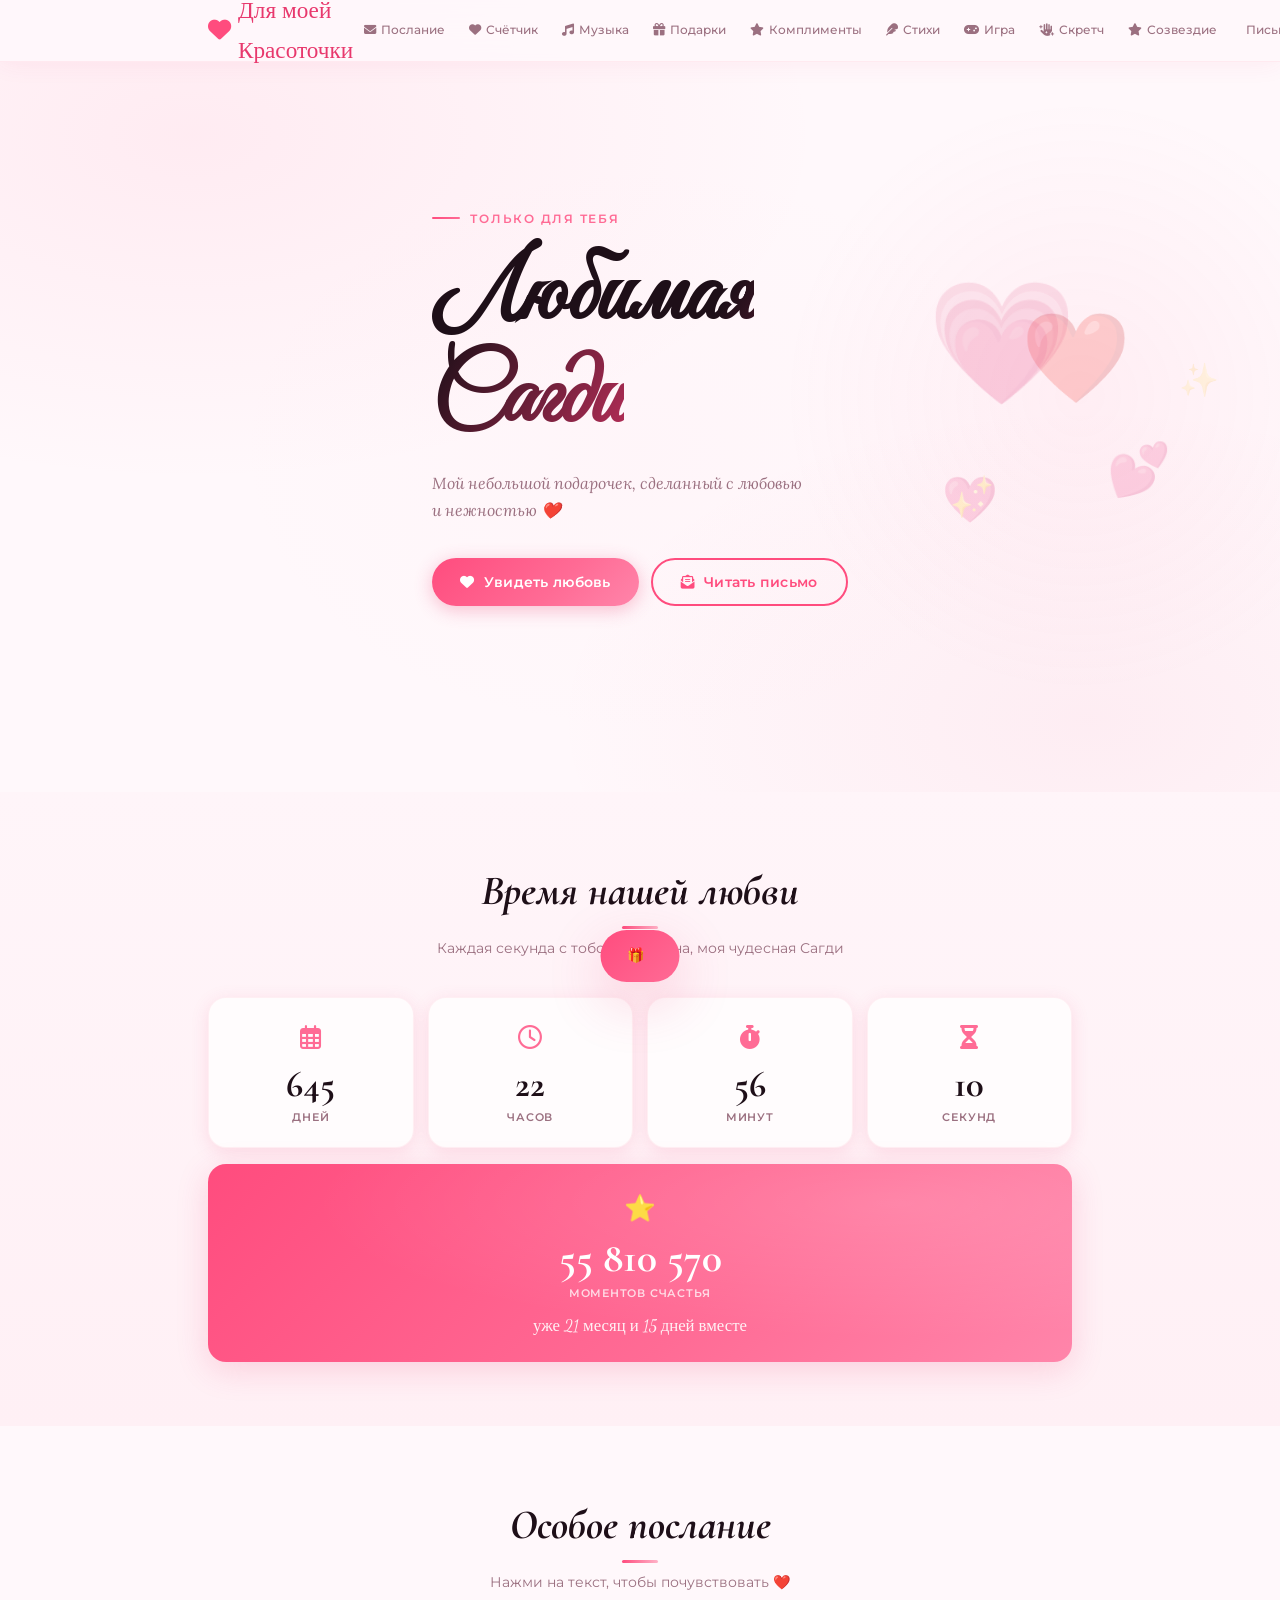
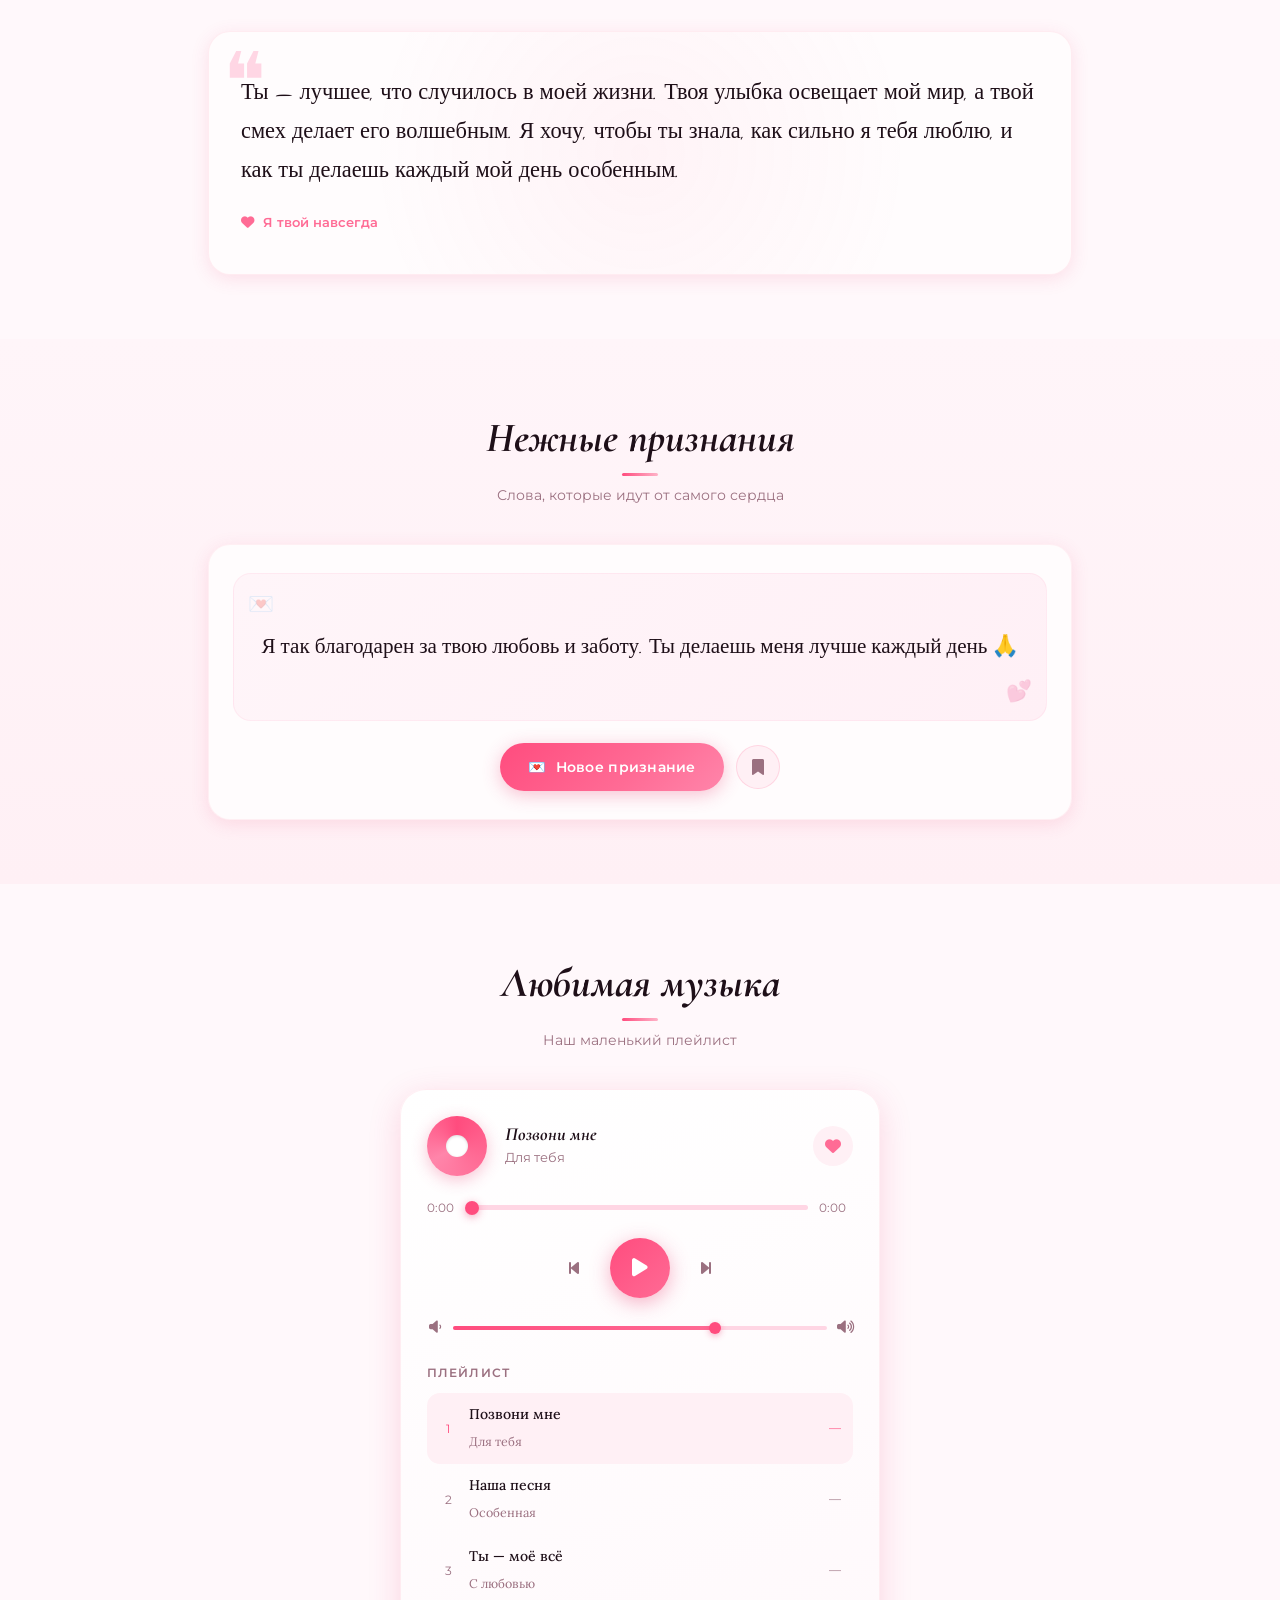
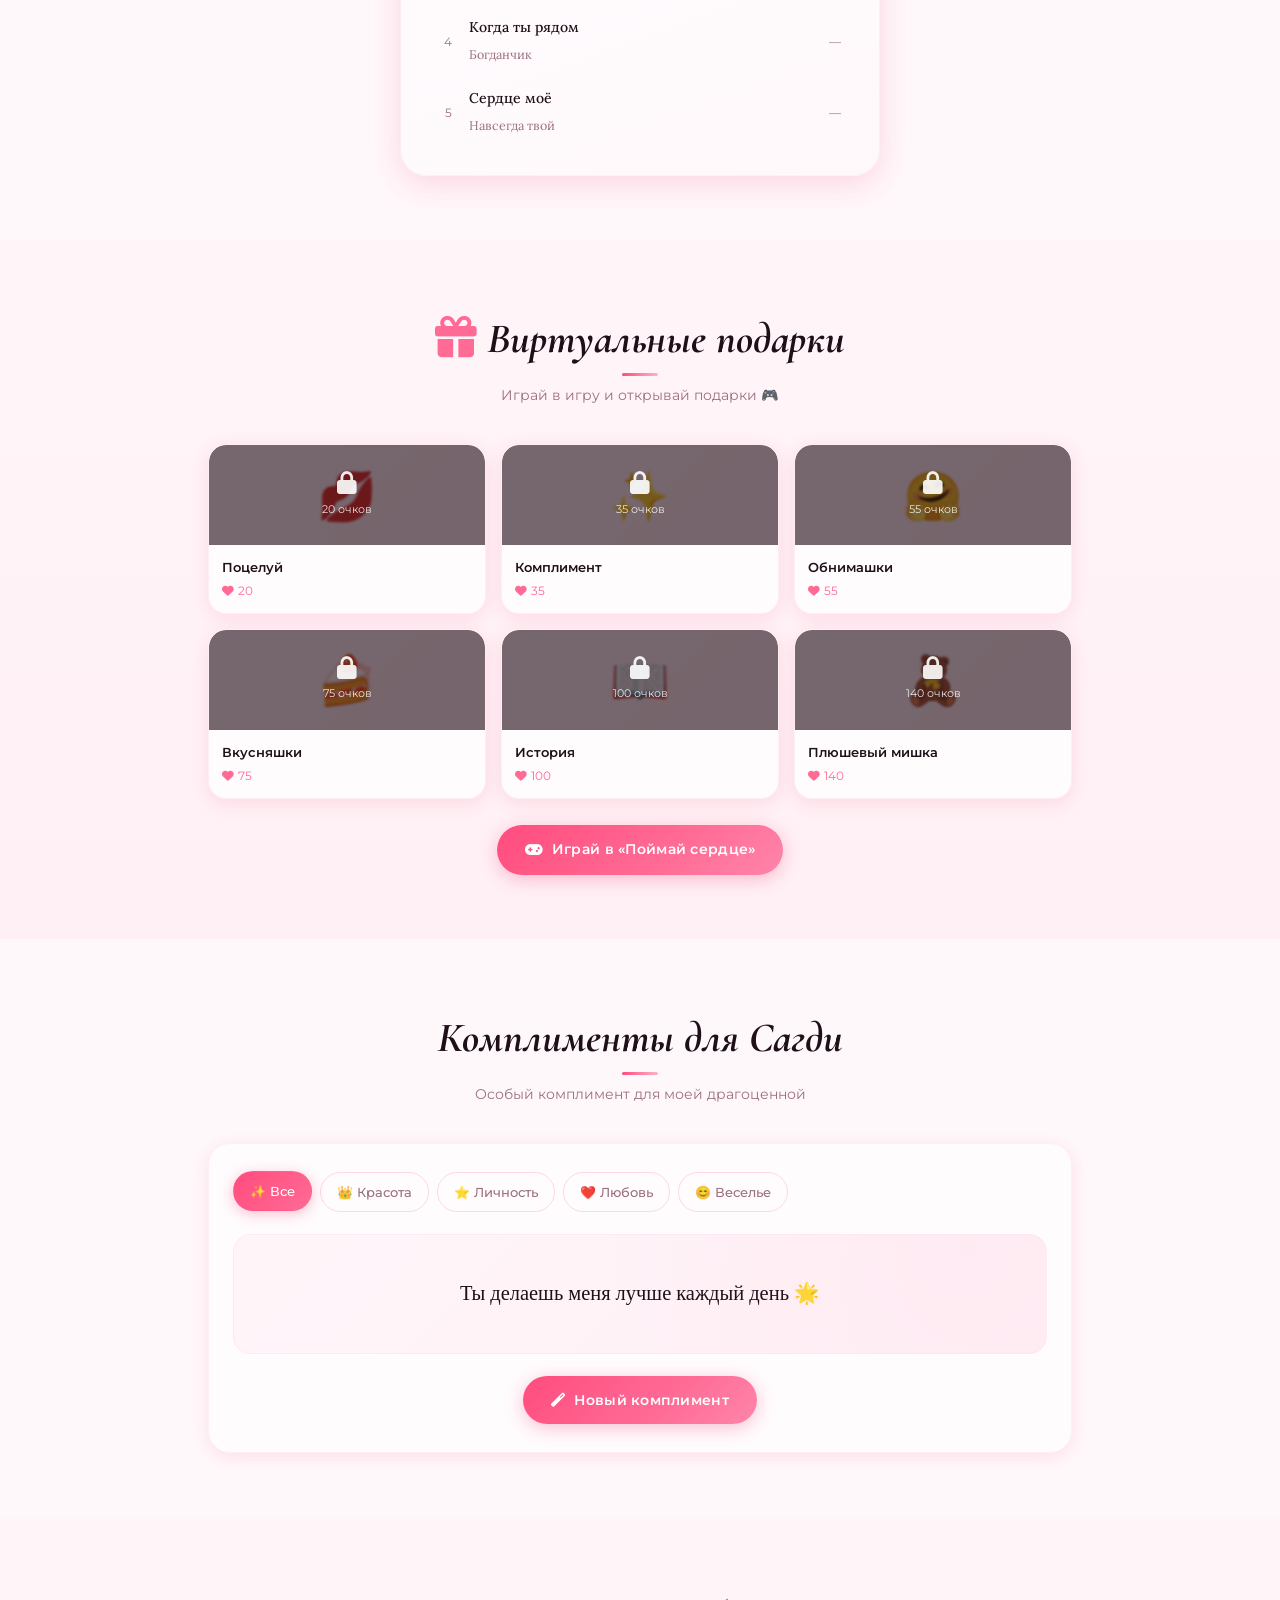
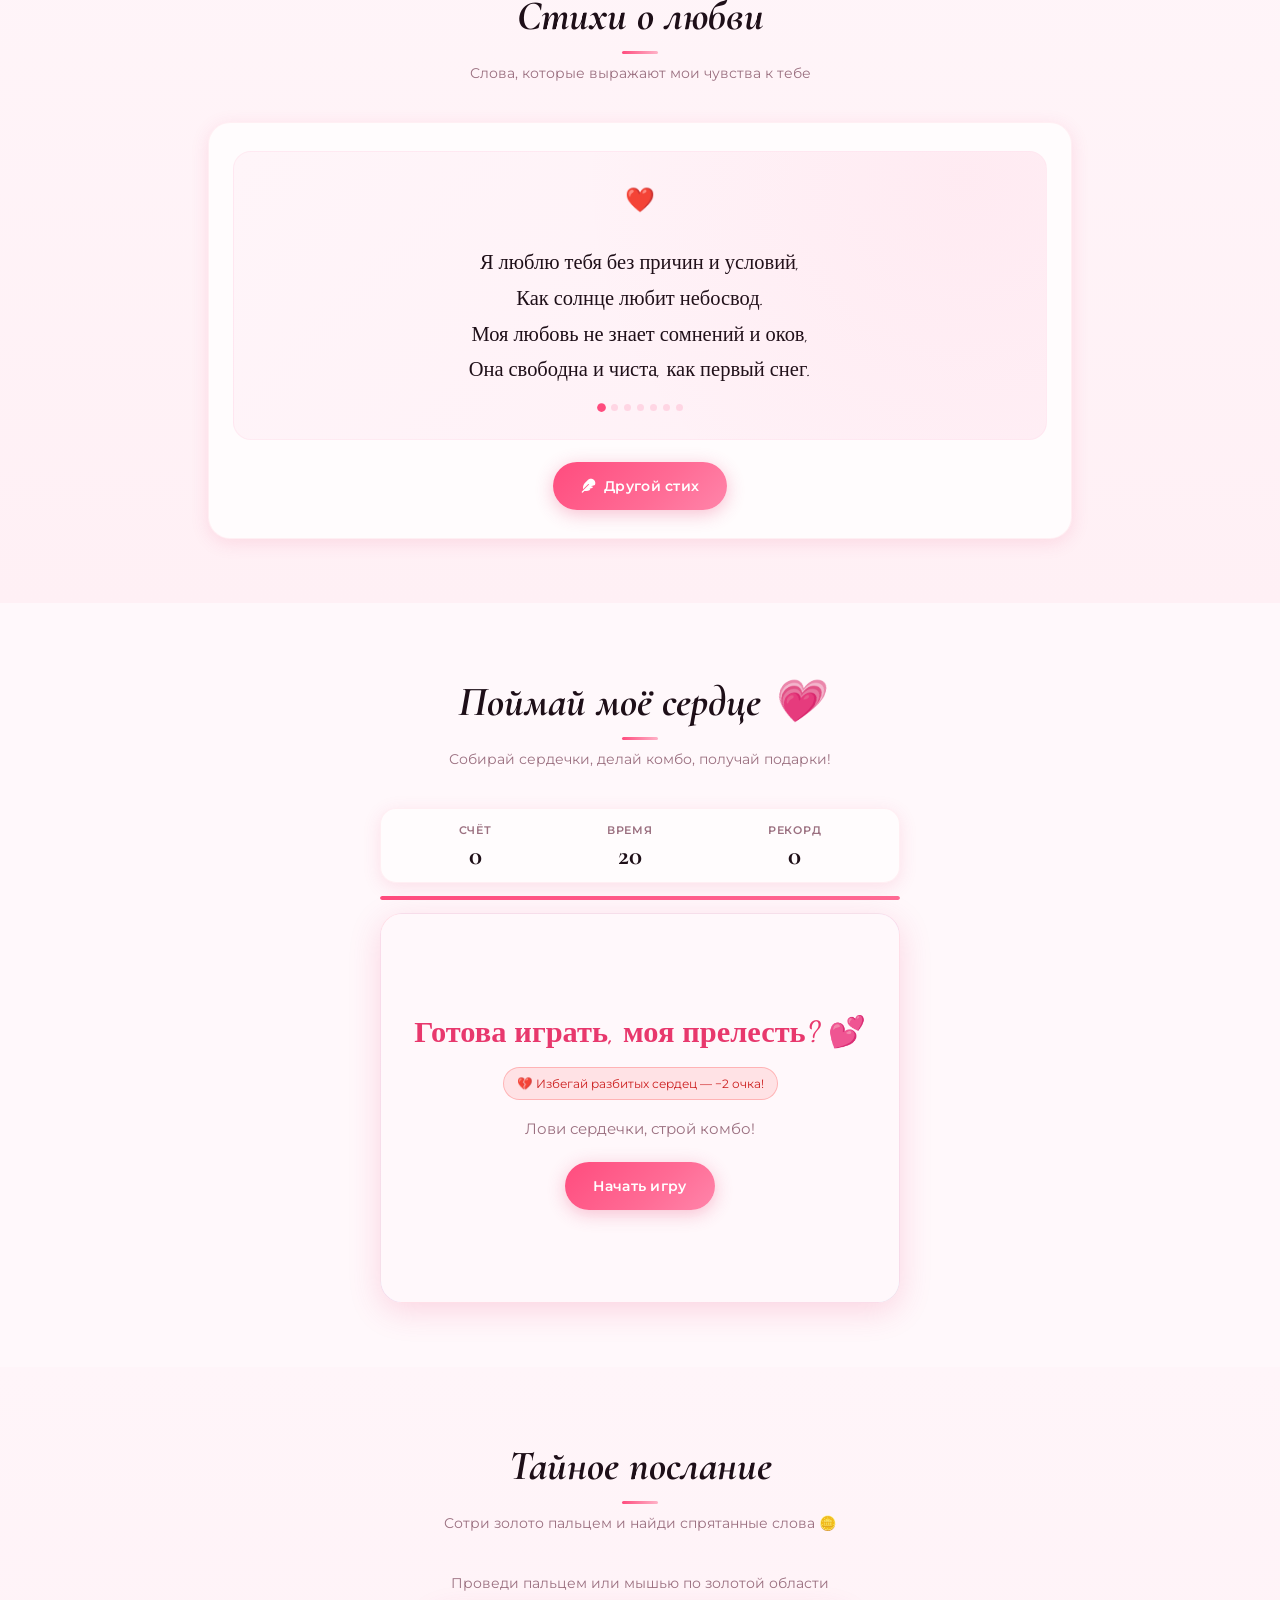
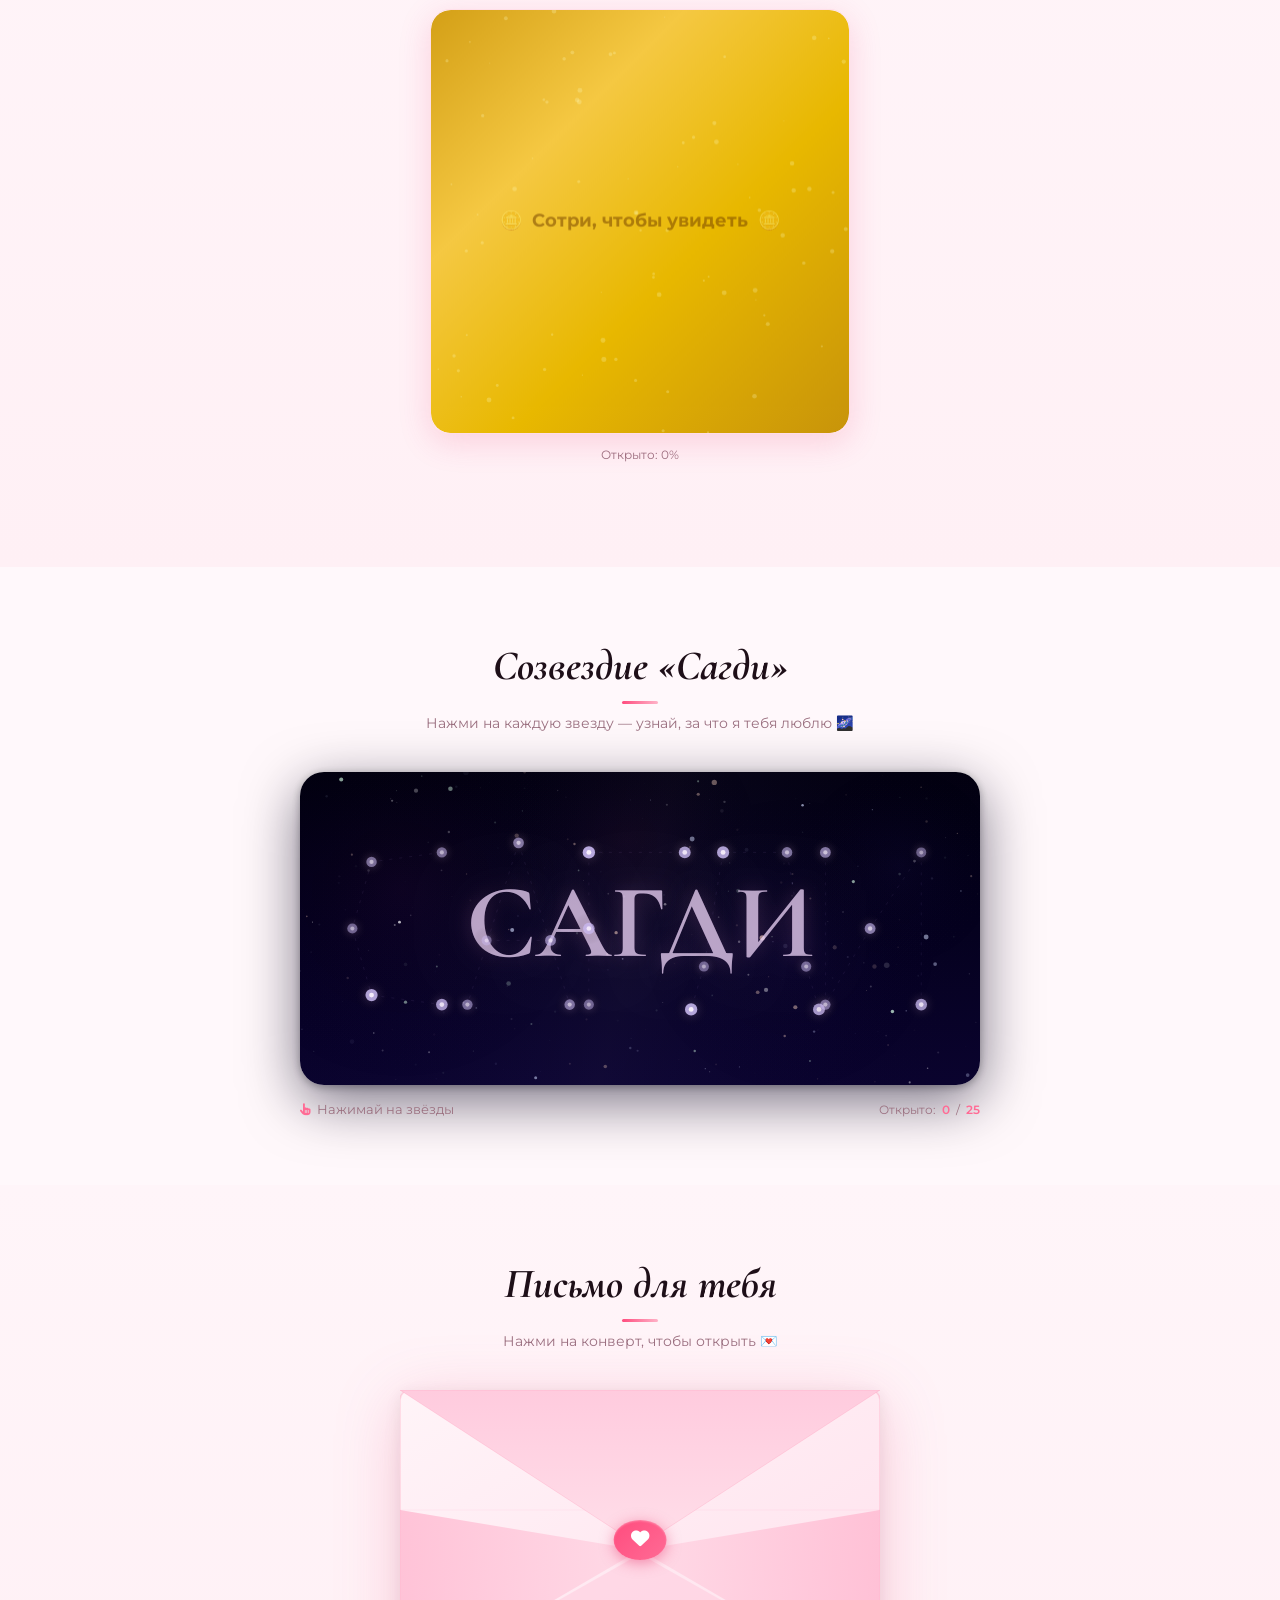
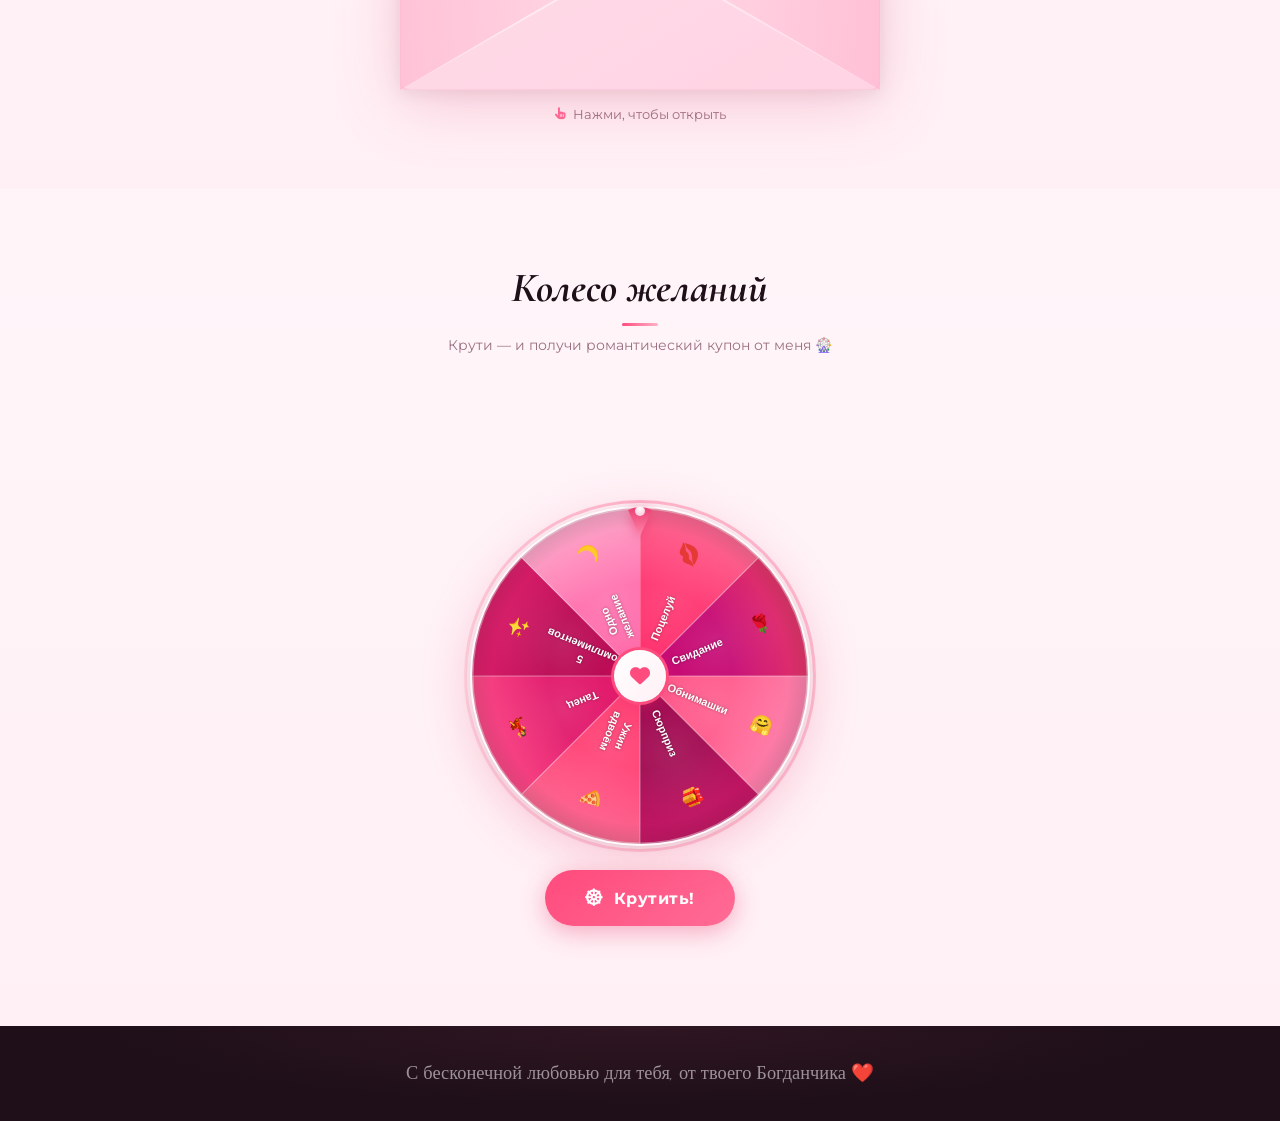
<file: index.html>
<!DOCTYPE html>
<html lang="ru">
<head>
  <meta charset="UTF-8">
  <meta name="viewport" content="width=device-width, initial-scale=1.0, maximum-scale=1.0, user-scalable=no">
  <meta name="theme-color" content="#fff0f5">
  <title>Для моей любимой Сагди 💗</title>
  <link rel="preconnect" href="https://fonts.googleapis.com">
  <link rel="preconnect" href="https://fonts.gstatic.com" crossorigin>
  <link href="https://fonts.googleapis.com/css2?family=Cormorant+Garamond:ital,wght@0,400;0,600;0,700;1,400&family=Dancing+Script:wght@400;700&family=Great+Vibes&family=Lora:ital,wght@0,400;0,500;1,400&family=Montserrat:wght@300;400;500;600&display=swap" rel="stylesheet">
  <link rel="stylesheet" href="https://cdnjs.cloudflare.com/ajax/libs/font-awesome/6.4.0/css/all.min.css">
  <style>
/* ================================================================
   DESIGN TOKENS


    
================================================================ */
:root {
  --pink:        #ff6b95;
  --pink-deep:   #e8386d;
  --pink-light:  #ffd6e4;
  --pink-pale:   #fff0f5;
  --rose:        #ff4c7e;
  --blush:       #ffb3c8;
  --gold:        #f5c842;
  --gold-pale:   #fff9e6;
  --white:       #ffffff;
  --dark:        #1e0f18;
  --text:        #3d2030;
  --muted:       #9b7080;
  --card-bg:     #fffcfd;
  --nav-h:       62px;
  --r-card:      22px;
  --r-btn:       50px;
  --shadow-xs:   0 2px 8px rgba(232,56,109,.08);
  --shadow-sm:   0 4px 18px rgba(232,56,109,.13);
  --shadow-md:   0 8px 32px rgba(232,56,109,.18);
  --shadow-lg:   0 18px 56px rgba(232,56,109,.22);
  --font-body:   'Lora', serif;
  --font-ui:     'Montserrat', sans-serif;
  --font-head:   'Cormorant Garamond', serif;
  --font-script: 'Dancing Script', cursive;
  --font-fancy:  'Great Vibes', cursive;
  --ease:        cubic-bezier(.4,0,.2,1);
  --ease-spring: cubic-bezier(.34,1.56,.64,1);
}

/* ================================================================
   RESET
================================================================ */
*,*::before,*::after{box-sizing:border-box;margin:0;padding:0}
html{scroll-behavior:smooth;-webkit-text-size-adjust:100%}
body{
  font-family:var(--font-body);font-size:16px;line-height:1.7;
  color:var(--text);background:#fff8fb;overflow-x:hidden;
  -webkit-font-smoothing:antialiased;
}
img{max-width:100%;height:auto;display:block}
button{cursor:pointer;font-family:var(--font-ui);border:none;outline:none;background:none}
ul{list-style:none}
a{text-decoration:none;color:inherit}
.container{max-width:900px;margin:0 auto;padding:0 18px}
.text-center{text-align:center}
.hidden{display:none!important}

/* Ambient background */
body::before{
  content:'';position:fixed;inset:0;z-index:-2;pointer-events:none;
  background:
    radial-gradient(ellipse 70% 55% at 15% 15%, rgba(255,107,149,.09) 0%, transparent 70%),
    radial-gradient(ellipse 60% 50% at 85% 80%, rgba(232,56,109,.06) 0%, transparent 70%),
    radial-gradient(ellipse 40% 40% at 50% 50%, rgba(255,182,204,.04) 0%, transparent 80%),
    #fff8fb;
}

/* ================================================================
   LOADING
================================================================ */
#loading-screen{
  position:fixed;inset:0;z-index:9999;
  background:linear-gradient(145deg,#fff0f5,#ffe0ec);
  display:flex;align-items:center;justify-content:center;
  flex-direction:column;gap:20px;
  transition:opacity .6s var(--ease),visibility .6s;
}
#loading-screen.hidden{opacity:0;visibility:hidden;pointer-events:none}
.loading-heart{font-size:3.5rem;animation:hbeat 1.1s infinite}
.loading-bar{
  width:160px;height:3px;background:rgba(255,107,149,.2);
  border-radius:2px;overflow:hidden;
}
.loading-bar-fill{
  height:100%;width:0;background:linear-gradient(90deg,var(--rose),var(--pink));
  border-radius:2px;animation:loadFill 1.2s var(--ease) forwards;
}
@keyframes loadFill{to{width:100%}}
#loading-screen p{
  font-family:var(--font-script);font-size:1.5rem;
  color:var(--pink-deep);opacity:0;animation:fadeIn .6s .3s forwards;
}
@keyframes fadeIn{to{opacity:1}}
@keyframes hbeat{
  0%,100%{transform:scale(1)}
  15%{transform:scale(1.28)}
  30%{transform:scale(1)}
  45%{transform:scale(1.14)}
}

/* ================================================================
   HEADER / NAV
================================================================ */
header{
  position:fixed;top:0;left:0;right:0;height:var(--nav-h);
  background:rgba(255,248,251,.93);
  backdrop-filter:blur(16px);-webkit-backdrop-filter:blur(16px);
  border-bottom:1px solid rgba(255,107,149,.1);
  z-index:1000;
  box-shadow:0 2px 24px rgba(232,56,109,.07);
  transition:box-shadow .3s;
}
header.scrolled{box-shadow:0 4px 32px rgba(232,56,109,.13)}
.nav-container{
  max-width:900px;margin:0 auto;padding:0 18px;
  height:100%;display:flex;align-items:center;justify-content:space-between;
}
.logo a{
  font-family:var(--font-script);font-size:1.45rem;
  color:var(--pink-deep);display:flex;align-items:center;gap:7px;
}
.logo .hico{color:var(--rose);animation:hbeat 2s infinite}

/* Hamburger */
.hamburger{
  display:none;width:44px;height:44px;background:transparent;border:none;
  flex-direction:column;justify-content:center;align-items:center;gap:5px;z-index:1010;
}
.hamburger span{
  display:block;width:22px;height:2px;
  background:var(--pink-deep);border-radius:2px;
  transition:transform .3s var(--ease),opacity .3s;
}
.hamburger.open span:nth-child(1){transform:translateY(7px) rotate(45deg)}
.hamburger.open span:nth-child(2){opacity:0}
.hamburger.open span:nth-child(3){transform:translateY(-7px) rotate(-45deg)}

/* Nav links */
.nav-links{display:flex;align-items:center;gap:2px}
.nav-links a{
  display:flex;align-items:center;gap:5px;padding:7px 11px;
  border-radius:22px;font-family:var(--font-ui);font-size:.77rem;
  font-weight:500;color:var(--muted);
  transition:color .2s,background .2s,transform .15s;white-space:nowrap;
}
.nav-links a:hover{color:var(--pink-deep);background:var(--pink-pale);transform:translateY(-1px)}
.nav-links a.active{color:var(--rose);background:var(--pink-pale);font-weight:600}

/* ================================================================
   SECTIONS
================================================================ */
.section{padding:76px 0 64px;position:relative}
.section-alt{background:linear-gradient(180deg,#fff5f9,#fff0f5)}
#hero-section{padding-top:calc(var(--nav-h) + 24px)}

.section h2{
  font-family:var(--font-head);
  font-size:clamp(1.7rem,4vw,2.6rem);
  font-weight:700;color:var(--dark);
  margin-bottom:8px;line-height:1.15;
  font-style:italic;
}
.section h2::after{
  content:'';display:block;
  width:36px;height:3px;
  background:linear-gradient(90deg,var(--rose),var(--blush));
  border-radius:2px;margin-top:10px;
  transition:width .4s var(--ease);
}
.section h2:hover::after{width:60px}
.text-center h2::after{margin-left:auto;margin-right:auto}
.subtitle{
  color:var(--muted);font-family:var(--font-ui);
  font-size:.88rem;margin-bottom:36px;margin-top:6px;
}

/* ================================================================
   CARDS
================================================================ */
.card{
  background:var(--card-bg);border-radius:var(--r-card);
  box-shadow:var(--shadow-sm);
  border:1px solid rgba(255,107,149,.09);
  padding:28px 24px;
  transition:box-shadow .3s var(--ease),transform .3s var(--ease);
}
.card:hover{box-shadow:var(--shadow-md)}

/* ================================================================
   BUTTONS
================================================================ */
.btn{
  display:inline-flex;align-items:center;justify-content:center;gap:9px;
  padding:13px 28px;border-radius:var(--r-btn);
  font-family:var(--font-ui);font-size:.88rem;font-weight:600;
  transition:transform .2s var(--ease-spring),box-shadow .2s var(--ease),opacity .2s;
  min-height:48px;-webkit-tap-highlight-color:transparent;touch-action:manipulation;
  letter-spacing:.02em;
}
.btn-primary{
  background:linear-gradient(135deg,var(--rose) 0%,var(--pink) 60%,#ff85aa 100%);
  color:#fff;box-shadow:0 4px 18px rgba(232,56,109,.3);
}
.btn-primary:hover{transform:translateY(-2px) scale(1.02);box-shadow:0 8px 28px rgba(232,56,109,.42)}
.btn-primary:active{transform:scale(.96);box-shadow:0 2px 8px rgba(232,56,109,.2)}
.btn-outline{
  background:transparent;color:var(--rose);
  border:2px solid var(--rose);
}
.btn-outline:hover{background:var(--pink-pale);transform:translateY(-2px)}
.btn-outline:active{transform:scale(.96)}

/* ================================================================
   HERO
================================================================ */
#hero-section{
  min-height:88svh;display:flex;align-items:center;
  position:relative;overflow:hidden;
}
/* Ambient radial ring */
#hero-section::before{
  content:'';position:absolute;
  width:600px;height:600px;border-radius:50%;
  background:radial-gradient(circle,rgba(255,107,149,.07) 0%,transparent 70%);
  top:50%;right:-100px;transform:translateY(-50%);
  pointer-events:none;animation:pulse-ring 4s ease-in-out infinite;
}
@keyframes pulse-ring{
  0%,100%{transform:translateY(-50%) scale(1);opacity:.6}
  50%{transform:translateY(-50%) scale(1.12);opacity:1}
}

.hero-content{max-width:540px;position:relative;z-index:1}
.hero-eyebrow{
  font-family:var(--font-ui);font-size:.78rem;font-weight:600;
  letter-spacing:.14em;text-transform:uppercase;color:var(--pink);
  margin-bottom:16px;display:flex;align-items:center;gap:10px;
}
.hero-eyebrow::before{
  content:'';display:inline-block;width:28px;height:2px;
  background:linear-gradient(90deg,var(--rose),var(--pink));border-radius:1px;
}
.hero-title{
  font-family:var(--font-fancy);
  font-size:clamp(3.2rem,11vw,6rem);
  color:var(--dark);line-height:1.08;margin-bottom:18px;
}
/* Gradient shimmer on title */
.hero-title span{
  background:linear-gradient(120deg,var(--dark) 30%,var(--pink-deep) 60%,var(--dark) 90%);
  background-size:200% auto;
  -webkit-background-clip:text;-webkit-text-fill-color:transparent;
  background-clip:text;
  animation:shimmer 4s linear infinite;
}
@keyframes shimmer{to{background-position:200% center}}
.hero-sub{
  font-family:var(--font-body);font-size:1rem;color:var(--muted);
  margin-bottom:34px;max-width:380px;line-height:1.7;
  font-style:italic;
}
.hero-buttons{display:flex;flex-wrap:wrap;gap:12px}

/* Hero decoration */
.hero-deco{
  position:absolute;right:0;top:50%;transform:translateY(-50%);
  width:360px;height:360px;pointer-events:none;
}
.hd{position:absolute;will-change:transform;opacity:.22}
.hd.h1{font-size:5.5rem;top:18%;left:28%;animation:hf 4.2s ease-in-out infinite}
.hd.h2{font-size:3.2rem;top:58%;left:52%;animation:hf 5s ease-in-out infinite .9s}
.hd.h3{font-size:7.5rem;top:6%;left:2%;animation:hf 6.1s ease-in-out infinite .4s}
.hd.h4{font-size:2.8rem;top:68%;left:6%;animation:hf 4.7s ease-in-out infinite 1.3s}
.hd.h5{font-size:2rem;top:38%;left:72%;animation:hf 5.5s ease-in-out infinite .6s;opacity:.14}
@keyframes hf{
  0%,100%{transform:translateY(0) scale(1) rotate(0deg)}
  50%{transform:translateY(-20px) scale(1.07) rotate(3deg)}
}

/* Hearts canvas */
#hearts-canvas{
  position:fixed;inset:0;pointer-events:none;z-index:0;overflow:hidden;
}
.fly-heart{
  position:absolute;opacity:0;will-change:transform,opacity;
  animation:flyUp var(--dur,6s) var(--delay,0s) ease-in-out forwards;
}
@keyframes flyUp{
  0%  {transform:translateY(0) scale(.5) rotate(var(--r,0deg));opacity:0}
  8%  {opacity:.8}
  75% {opacity:.5}
  100%{transform:translateY(-115vh) scale(1.3) rotate(calc(var(--r,0deg)+25deg));opacity:0}
}

/* ================================================================
   RELATIONSHIP COUNTER
================================================================ */
.counter-grid{
  display:grid;grid-template-columns:repeat(4,1fr);gap:14px;margin-bottom:16px;
}
.counter-item{
  background:var(--card-bg);border-radius:18px;padding:20px 12px;
  text-align:center;box-shadow:var(--shadow-sm);
  border:1px solid rgba(255,107,149,.09);
  transition:transform .25s var(--ease-spring),box-shadow .25s var(--ease);
}
.counter-item:hover{transform:translateY(-3px);box-shadow:var(--shadow-md)}
.counter-icon{font-size:1.5rem;color:var(--pink);margin-bottom:8px}
.counter-value{
  font-family:var(--font-head);font-size:2.3rem;
  font-weight:700;color:var(--dark);line-height:1;
  transition:transform .2s var(--ease-spring);
}
.counter-value.tick{animation:tickNum .22s var(--ease-spring)}
@keyframes tickNum{0%{transform:scale(1.25) translateY(-3px)}100%{transform:scale(1) translateY(0)}}
.counter-label{
  font-family:var(--font-ui);font-size:.7rem;font-weight:600;
  text-transform:uppercase;letter-spacing:.07em;color:var(--muted);margin-top:5px;
}
.counter-moments{
  background:linear-gradient(135deg,var(--rose) 0%,var(--pink) 60%,#ff85aa 100%);
  border-radius:18px;padding:22px 28px;color:#fff;text-align:center;
  box-shadow:var(--shadow-md);position:relative;overflow:hidden;
}
.counter-moments::before{
  content:'';position:absolute;inset:0;
  background:radial-gradient(ellipse at 80% 20%,rgba(255,255,255,.15) 0%,transparent 60%);
  pointer-events:none;
}
.counter-moments .counter-value{color:#fff;font-size:2.6rem}
.counter-moments .counter-label{color:rgba(255,255,255,.75)}
.counter-sublabel{
  font-family:var(--font-script);font-size:1.05rem;
  color:rgba(255,255,255,.9);margin-top:8px;
}

/* ================================================================
   SPECIAL MESSAGE
================================================================ */
.special-message-box{
  background:var(--card-bg);border-radius:var(--r-card);
  padding:40px 32px;box-shadow:var(--shadow-sm);
  border:1px solid rgba(255,107,149,.11);
  cursor:pointer;position:relative;overflow:hidden;
  transition:box-shadow .35s var(--ease),transform .35s var(--ease);
}
.special-message-box::before{
  content:'❝';position:absolute;top:10px;left:14px;
  font-size:5rem;color:var(--pink-light);line-height:1;
  font-family:Georgia,serif;pointer-events:none;
}
.special-message-box::after{
  content:'';position:absolute;inset:0;
  background:radial-gradient(circle at var(--mx,50%) var(--my,50%),rgba(255,107,149,.06) 0%,transparent 60%);
  pointer-events:none;transition:background .3s;
}
.special-message-box:hover{box-shadow:var(--shadow-md);transform:translateY(-3px)}
.special-message-box p{
  font-family:var(--font-script);font-size:1.4rem;
  line-height:1.75;color:var(--dark);margin-bottom:22px;
  position:relative;z-index:1;
}
.message-signature{
  display:flex;align-items:center;gap:9px;
  font-family:var(--font-ui);font-size:.84rem;
  color:var(--pink);font-weight:600;z-index:1;position:relative;
}

/* Click burst */
.burst{
  position:absolute;pointer-events:none;z-index:10;
  font-size:1.4rem;animation:burst .7s ease-out forwards;
}
@keyframes burst{
  0%{transform:translate(-50%,-50%) scale(0) rotate(0deg);opacity:1}
  100%{transform:translate(calc(-50% + var(--bx)),calc(-50% + var(--by))) scale(1) rotate(var(--br));opacity:0}
}

/* ================================================================
   LOVE MESSAGE GENERATOR
================================================================ */
.msg-display{
  min-height:148px;display:flex;align-items:center;justify-content:center;
  padding:30px 22px;
  background:linear-gradient(135deg,#fff5f9,#fff0f6);
  border-radius:18px;margin-bottom:22px;position:relative;overflow:hidden;
  border:1px solid rgba(255,107,149,.08);
}
.msg-display::before{content:'💌';position:absolute;top:12px;left:14px;font-size:1.3rem;opacity:.25}
.msg-display::after{content:'💕';position:absolute;bottom:12px;right:14px;font-size:1.3rem;opacity:.25}
#love-message-text{
  font-family:var(--font-script);font-size:1.32rem;line-height:1.65;
  color:var(--dark);text-align:center;
  transition:opacity .35s var(--ease),transform .35s var(--ease);
}
#love-message-text.fade-out{opacity:0;transform:translateY(6px)}

/* Fav button */
.msg-actions{display:flex;align-items:center;justify-content:center;gap:12px;margin-top:0}
.btn-fav{
  width:44px;height:44px;border-radius:50%;
  background:var(--pink-pale);color:var(--muted);
  display:flex;align-items:center;justify-content:center;
  font-size:1rem;transition:all .25s var(--ease-spring);
  border:1.5px solid rgba(255,107,149,.2);
}
.btn-fav:hover{background:var(--pink-light);color:var(--rose);transform:scale(1.1)}
.btn-fav.active{background:var(--rose);color:#fff;border-color:var(--rose);transform:scale(1.15)}

/* ================================================================
   MUSIC PLAYER
================================================================ */
.player-wrap{max-width:480px;margin:0 auto}
.player-card{
  background:linear-gradient(160deg,#fff 0%,#fff8fb 100%);
  border-radius:26px;padding:26px;
  box-shadow:var(--shadow-md);border:1px solid rgba(255,107,149,.1);
}
/* Disc / visualizer */
.player-disc-row{
  display:flex;align-items:center;gap:18px;margin-bottom:22px;
}
.disc{
  width:60px;height:60px;border-radius:50%;flex-shrink:0;
  background:conic-gradient(from 0deg,var(--rose),var(--pink),#ff85aa,var(--rose));
  display:flex;align-items:center;justify-content:center;
  position:relative;box-shadow:0 4px 16px rgba(232,56,109,.3);
  transition:animation-play-state .2s;
}
.disc::after{
  content:'';width:22px;height:22px;border-radius:50%;
  background:#fff;position:absolute;
  box-shadow:inset 0 1px 3px rgba(0,0,0,.15);
}
.disc.spinning{animation:spin 3s linear infinite}
.disc.paused{animation:spin 3s linear infinite paused}
@keyframes spin{to{transform:rotate(360deg)}}

.track-info{flex:1}
.track-info h3{
  font-family:var(--font-head);font-size:1.15rem;font-style:italic;
  color:var(--dark);margin-bottom:2px;line-height:1.2;
}
.track-info p{font-family:var(--font-ui);font-size:.8rem;color:var(--muted)}

.love-btn-player{
  width:40px;height:40px;background:var(--pink-pale);border-radius:50%;
  display:flex;align-items:center;justify-content:center;color:var(--pink);
  font-size:1rem;cursor:pointer;border:none;
  transition:background .2s,color .2s,transform .2s var(--ease-spring);flex-shrink:0;
}
.love-btn-player.active{background:var(--rose);color:#fff;transform:scale(1.12)}

/* Progress */
.progress-row{display:flex;align-items:center;gap:11px;margin-bottom:20px}
.time-display{font-family:var(--font-ui);font-size:.74rem;color:var(--muted);min-width:34px}
.progress-track{
  flex:1;height:5px;background:var(--pink-light);border-radius:3px;
  position:relative;cursor:pointer;touch-action:none;
}
.progress-fill{
  height:100%;background:linear-gradient(90deg,var(--rose),var(--pink));
  border-radius:3px;width:0%;pointer-events:none;
  transition:width .05s linear;
}
.progress-thumb{
  position:absolute;top:50%;transform:translate(0,-50%);
  width:14px;height:14px;background:var(--rose);border-radius:50%;
  box-shadow:0 2px 8px rgba(232,56,109,.45);pointer-events:none;left:-7px;
  transition:transform .1s var(--ease-spring);
}
.progress-track:hover .progress-thumb{transform:translate(0,-50%) scale(1.3)}

/* Controls */
.player-controls{
  display:flex;align-items:center;justify-content:center;gap:14px;margin-bottom:18px;
}
.ctrl-btn{
  width:44px;height:44px;background:transparent;border:none;border-radius:50%;
  display:flex;align-items:center;justify-content:center;
  color:var(--muted);font-size:1rem;
  transition:background .2s,color .2s,transform .15s var(--ease-spring);
  touch-action:manipulation;
}
.ctrl-btn:hover{background:var(--pink-pale);color:var(--pink-deep)}
.ctrl-btn:active{transform:scale(.87)}
.ctrl-play{
  width:60px;height:60px;
  background:linear-gradient(135deg,var(--rose),var(--pink));
  color:#fff;font-size:1.3rem;
  box-shadow:0 5px 20px rgba(232,56,109,.38);
}
.ctrl-play:hover{transform:scale(1.07);box-shadow:0 8px 28px rgba(232,56,109,.48)}

/* Volume */
.volume-row{display:flex;align-items:center;gap:10px}
.volume-icon{color:var(--muted);font-size:.88rem;width:16px;text-align:center}
.volume-track{
  flex:1;height:4px;background:var(--pink-light);border-radius:2px;
  position:relative;cursor:pointer;touch-action:none;
}
.volume-fill{
  height:100%;background:linear-gradient(90deg,var(--rose),var(--pink));
  border-radius:2px;width:70%;pointer-events:none;
}
.volume-thumb{
  position:absolute;top:50%;transform:translate(0,-50%);
  width:12px;height:12px;background:var(--rose);border-radius:50%;
  box-shadow:0 2px 6px rgba(232,56,109,.4);pointer-events:none;
  left:calc(70% - 6px);
}

/* Playlist */
.playlist{margin-top:22px}
.playlist h4{
  font-family:var(--font-ui);font-size:.78rem;font-weight:600;
  text-transform:uppercase;letter-spacing:.09em;color:var(--muted);margin-bottom:10px;
}
.track-item{
  display:flex;align-items:center;gap:12px;padding:10px 12px;
  border-radius:13px;cursor:pointer;transition:background .2s;min-height:48px;
}
.track-item:hover{background:var(--pink-pale)}
.track-item.active{background:var(--pink-pale)}
.track-num{font-family:var(--font-ui);font-size:.74rem;color:var(--muted);width:18px;text-align:center}
.track-item.active .track-num{color:var(--rose)}
.track-name{flex:1}
.track-name strong{display:block;font-size:.88rem;color:var(--dark);font-weight:500}
.track-name span{font-size:.78rem;color:var(--muted)}
.track-dur{font-family:var(--font-ui);font-size:.76rem;color:var(--muted)}
.track-item.active .track-dur{color:var(--rose)}

/* ================================================================
   COMPLIMENTS & POEMS
================================================================ */
.category-pills{display:flex;flex-wrap:wrap;gap:8px;margin-bottom:22px}
.cat-btn{
  padding:8px 16px;border-radius:22px;
  border:1.5px solid rgba(255,107,149,.25);background:transparent;
  font-family:var(--font-ui);font-size:.8rem;font-weight:500;color:var(--muted);
  cursor:pointer;transition:all .2s var(--ease);min-height:40px;touch-action:manipulation;
}
.cat-btn.active,.cat-btn:hover{
  background:linear-gradient(135deg,var(--rose),var(--pink));
  color:#fff;border-color:transparent;box-shadow:0 3px 14px rgba(232,56,109,.3);
  transform:translateY(-1px);
}
.cat-btn:active{transform:scale(.96)}

.content-display{
  min-height:120px;display:flex;align-items:center;justify-content:center;
  flex-direction:column;gap:12px;
  padding:28px 22px;
  background:linear-gradient(135deg,#fff5f9,#fff0f6);
  border-radius:18px;margin-bottom:22px;text-align:center;
  position:relative;overflow:hidden;
  border:1px solid rgba(255,107,149,.07);
}
.content-display::before{
  content:'';position:absolute;inset:0;
  background:radial-gradient(circle at 90% 10%,rgba(255,107,149,.05) 0%,transparent 50%);
  pointer-events:none;
}
#compliment-text,#poem-text{
  font-family:var(--font-script);font-size:1.28rem;
  line-height:1.75;color:var(--dark);
  transition:opacity .3s var(--ease),transform .3s var(--ease);
}
#compliment-text.out,#poem-text.out{opacity:0;transform:translateY(8px)}

/* Poem pagination */
.poem-dots{
  display:flex;gap:6px;justify-content:center;margin-top:4px;
}
.poem-dot{
  width:7px;height:7px;border-radius:50%;background:var(--pink-light);
  cursor:pointer;transition:all .25s var(--ease);
}
.poem-dot.active{background:var(--rose);transform:scale(1.25)}

/* ================================================================
   GIFTS
================================================================ */
.gifts-grid{
  display:grid;grid-template-columns:repeat(3,1fr);
  gap:15px;margin-bottom:26px;
}
.gift-card{
  border-radius:18px;overflow:hidden;box-shadow:var(--shadow-sm);
  border:1px solid rgba(255,107,149,.09);background:var(--card-bg);
  cursor:pointer;
  transition:transform .25s var(--ease-spring),box-shadow .25s var(--ease);
  touch-action:manipulation;
}
.gift-card:hover{transform:translateY(-5px) scale(1.02);box-shadow:var(--shadow-md)}
.gift-card:active{transform:scale(.96)}
.gift-card.locked{cursor:default}
.gift-card.locked:hover{transform:none;box-shadow:var(--shadow-sm)}
.gift-card.locked:hover{animation:shake .4s var(--ease)}
@keyframes shake{
  0%,100%{transform:translateX(0)}
  25%{transform:translateX(-5px)}
  75%{transform:translateX(5px)}
}
.gift-img{
  height:100px;background:linear-gradient(135deg,#fff5f9,#fff0f5);
  display:flex;align-items:center;justify-content:center;
  font-size:3rem;position:relative;overflow:hidden;
  transition:background .25s;
}
.gift-card:not(.locked):hover .gift-img{background:linear-gradient(135deg,#ffe0ec,#ffd6e4)}
.gift-locked-overlay{
  position:absolute;inset:0;
  background:rgba(20,0,10,.58);
  display:flex;flex-direction:column;align-items:center;justify-content:center;
  color:#fff;z-index:2;
  backdrop-filter:blur(1px);
}
.gift-locked-overlay i{font-size:1.4rem;margin-bottom:5px;opacity:.9}
.gift-locked-overlay p{font-size:.68rem;font-family:var(--font-ui);opacity:.85}
.gift-card-body{padding:11px 13px}
.gift-card-title{font-family:var(--font-ui);font-size:.84rem;font-weight:600;color:var(--dark);margin-bottom:3px}
.gift-card-score{font-family:var(--font-ui);font-size:.73rem;color:var(--pink);display:flex;align-items:center;gap:4px}
.gift-card.unlocked .gift-img::after{
  content:'✓';position:absolute;top:7px;right:7px;
  width:22px;height:22px;background:var(--rose);color:#fff;
  border-radius:50%;display:flex;align-items:center;justify-content:center;
  font-size:.72rem;font-family:var(--font-ui);font-weight:700;z-index:3;
}

/* ================================================================
   GIFT MODAL
================================================================ */
.modal-overlay{
  display:none;position:fixed;inset:0;
  background:rgba(20,0,10,.5);backdrop-filter:blur(6px);
  z-index:2000;align-items:center;justify-content:center;padding:16px;
}
.modal-overlay.open{display:flex;animation:modalBg .3s var(--ease)}
@keyframes modalBg{from{opacity:0}to{opacity:1}}
.modal-box{
  background:#fff;border-radius:26px;max-width:400px;width:100%;
  box-shadow:var(--shadow-lg);overflow:hidden;
  animation:modalIn .4s var(--ease-spring);
}
@keyframes modalIn{
  from{transform:scale(.82) translateY(24px);opacity:0}
  to{transform:scale(1) translateY(0);opacity:1}
}
.modal-header{
  padding:22px 22px 0;display:flex;align-items:center;justify-content:space-between;
}
.modal-header h3{font-family:var(--font-head);font-size:1.45rem;font-style:italic;color:var(--dark)}
.modal-close{
  width:36px;height:36px;background:var(--pink-pale);border-radius:50%;
  display:flex;align-items:center;justify-content:center;
  font-size:1rem;color:var(--muted);cursor:pointer;border:none;
  transition:background .2s,transform .2s var(--ease-spring);
}
.modal-close:hover{background:var(--pink-light);color:var(--rose);transform:rotate(90deg) scale(1.1)}
.modal-emoji{font-size:4.5rem;text-align:center;padding:20px 20px 8px}
.modal-message{
  padding:0 26px 18px;font-family:var(--font-script);font-size:1.22rem;
  line-height:1.7;color:var(--dark);text-align:center;
}
.modal-footer{padding:14px 24px 26px}

/* ================================================================
   GAME
================================================================ */
.game-wrap{max-width:520px;margin:0 auto}
.game-stats-bar{
  display:flex;justify-content:space-around;
  padding:13px 20px;background:var(--card-bg);border-radius:16px;
  box-shadow:var(--shadow-sm);margin-bottom:13px;
  border:1px solid rgba(255,107,149,.09);
}
.stat-item{display:flex;flex-direction:column;align-items:center;gap:2px}
.stat-label{
  font-family:var(--font-ui);font-size:.67rem;font-weight:600;
  text-transform:uppercase;letter-spacing:.07em;color:var(--muted);
}
.stat-value{
  font-family:var(--font-head);font-size:1.7rem;font-weight:700;
  color:var(--dark);line-height:1;
}
.stat-value.warn{color:var(--rose);animation:warntick .38s infinite alternate}
@keyframes warntick{from{transform:scale(1)}to{transform:scale(1.18)}}

/* Timer bar */
.game-timer-bar{
  height:4px;background:var(--pink-light);border-radius:2px;
  margin-bottom:13px;overflow:hidden;
}
.game-timer-fill{
  height:100%;width:100%;
  background:linear-gradient(90deg,var(--rose),var(--pink));
  border-radius:2px;transform-origin:left;
  transition:width 1s linear,background .3s;
}
.game-timer-fill.low{background:linear-gradient(90deg,#ff2020,#ff5e5e)}

#game-area{
  position:relative;width:100%;height:390px;
  background:linear-gradient(160deg,#fff8fb 0%,#f3f0ff 50%,#f0f8ff 100%);
  border-radius:22px;overflow:hidden;
  box-shadow:var(--shadow-md);
  border:1px solid rgba(255,179,196,.35);
  touch-action:none;user-select:none;-webkit-user-select:none;
}
/* Subtle dot grid */
#game-area::before{
  content:'';position:absolute;inset:0;
  background-image:radial-gradient(circle,rgba(255,107,149,.12) 1px,transparent 1px);
  background-size:32px 32px;pointer-events:none;z-index:0;
}

.combo-display{
  position:absolute;top:12px;right:14px;
  font-family:var(--font-head);font-size:1.1rem;font-weight:700;
  color:var(--rose);z-index:15;pointer-events:none;
  opacity:0;transform:scale(.8);
  transition:opacity .3s,transform .3s var(--ease-spring);
}
.combo-display.show{opacity:1;transform:scale(1)}

.game-overlay{
  position:absolute;inset:0;
  background:rgba(255,248,251,.96);backdrop-filter:blur(8px);
  display:flex;flex-direction:column;align-items:center;justify-content:center;
  z-index:20;text-align:center;padding:28px;
  transition:opacity .3s var(--ease);
}
.game-overlay.hidden{display:none}
.game-overlay h3{
  font-family:var(--font-script);font-size:1.9rem;
  color:var(--pink-deep);margin-bottom:8px;
}
.game-overlay p{font-family:var(--font-ui);font-size:.95rem;color:var(--muted);margin-bottom:20px}
.game-final-score{
  font-family:var(--font-head);font-size:3.5rem;
  font-weight:700;color:var(--rose);line-height:1;margin-bottom:4px;
}
.new-record-badge{
  display:inline-flex;align-items:center;gap:5px;
  background:linear-gradient(135deg,#f5c842,#ffdc65);color:#5a3a00;
  border-radius:20px;padding:4px 12px;font-family:var(--font-ui);
  font-size:.78rem;font-weight:700;margin-bottom:14px;
  animation:badgeIn .4s var(--ease-spring);
}
@keyframes badgeIn{from{transform:scale(0) rotate(-10deg)}to{transform:scale(1) rotate(0deg)}}

/* Game hearts */
.game-heart{
  position:absolute;cursor:pointer;
  -webkit-tap-highlight-color:transparent;touch-action:none;
  z-index:10;will-change:transform;user-select:none;-webkit-user-select:none;
  min-width:44px;min-height:44px;
  display:flex;align-items:center;justify-content:center;
  font-size:2rem;line-height:1;top:0;
}
.game-heart.special{
  font-size:2.6rem;
  filter:drop-shadow(0 0 10px rgba(245,200,66,.8)) drop-shadow(0 0 4px gold);
  animation:pulseSp 1s ease-in-out infinite alternate;
}
.game-heart.quick{
  font-size:1.6rem;
  filter:drop-shadow(0 0 6px rgba(0,255,170,.7));
}
@keyframes pulseSp{0%{transform:scale(1)}100%{transform:scale(1.15)}}

@keyframes fall{
  from{transform:translateY(-80px);opacity:1}
  to{transform:translateY(var(--fall-dist,500px));opacity:1}
}
@keyframes pop{
  0%  {transform:scale(1);opacity:1}
  45% {transform:scale(1.95);opacity:.85}
  100%{transform:scale(3.4);opacity:0}
}
.game-heart.clicked{
  animation:pop .45s ease-out forwards!important;pointer-events:none;
}

.pts-anim{
  position:absolute;font-family:var(--font-ui);font-weight:700;
  pointer-events:none;z-index:30;animation:ptsUp .9s ease-out forwards;
}
.pts-anim.regular{font-size:1.1rem;color:var(--pink);text-shadow:0 0 6px #fff}
.pts-anim.special{font-size:1.5rem;color:var(--gold);text-shadow:0 0 10px rgba(245,200,66,.7)}
.pts-anim.quick{font-size:1.25rem;color:#00ffaa;text-shadow:0 0 8px rgba(0,255,170,.6)}
.pts-anim.combo{font-size:1.4rem;color:var(--rose);text-shadow:0 0 10px rgba(232,56,109,.6)}
@keyframes ptsUp{
  0%  {transform:translateY(0) scale(1);opacity:1}
  100%{transform:translateY(-60px) scale(1.7);opacity:0}
}

/* Toast */
.gift-toast{
  position:fixed;bottom:28px;left:50%;
  transform:translateX(-50%) translateY(110px);
  background:linear-gradient(135deg,var(--rose),var(--pink));
  color:#fff;padding:14px 26px;border-radius:50px;
  font-family:var(--font-ui);font-size:.88rem;font-weight:600;
  box-shadow:var(--shadow-lg);z-index:3000;
  transition:transform .4s var(--ease-spring);
  display:flex;align-items:center;gap:9px;white-space:nowrap;
  max-width:calc(100vw - 32px);
}
.gift-toast.show{transform:translateX(-50%) translateY(0)}

/* ================================================================
   FOOTER
================================================================ */
footer{
  background:var(--dark);color:rgba(255,255,255,.55);
  text-align:center;padding:32px 18px;
  font-family:var(--font-script);font-size:1.15rem;
  position:relative;overflow:hidden;
}
footer::before{
  content:'';position:absolute;inset:0;
  background:radial-gradient(ellipse at 50% 0%,rgba(255,107,149,.08) 0%,transparent 60%);
  pointer-events:none;
}
footer span{color:var(--pink)}

/* ================================================================
   RESPONSIVE
================================================================ */
@media(max-width:640px){
  .hamburger{display:flex}
  .nav-links{
    position:fixed;top:var(--nav-h);left:0;right:0;
    background:rgba(255,248,251,.97);backdrop-filter:blur(16px);
    flex-direction:column;align-items:stretch;
    padding:12px 8px 22px;
    border-bottom:1px solid rgba(255,107,149,.1);
    box-shadow:0 10px 40px rgba(0,0,0,.1);
    transform:translateY(-110%);
    transition:transform .36s var(--ease);gap:2px;z-index:999;
  }
  .nav-links.open{transform:translateY(0)}
  .nav-links a{padding:13px 16px;font-size:.88rem;border-radius:12px}
  #hero-section{min-height:80svh}
  .hero-deco{display:none}
  .hero-title{font-size:clamp(2.9rem,13vw,4.2rem)}
  .counter-grid{grid-template-columns:repeat(2,1fr)}
  .counter-value{font-size:2rem}
  .gifts-grid{grid-template-columns:repeat(2,1fr)}
  #game-area{height:340px}
  .category-pills{gap:6px}
  .cat-btn{padding:7px 12px;font-size:.77rem}
  .special-message-box p{font-size:1.2rem}
}
@media(max-width:380px){
  #game-area{height:300px}
  .gifts-grid{grid-template-columns:repeat(2,1fr)}
  .counter-grid{grid-template-columns:repeat(2,1fr)}
}

/* ================================================================
   MOTION & UTILITIES
================================================================ */
@media(prefers-reduced-motion:reduce){
  *,*::before,*::after{animation-duration:.001ms!important;transition-duration:.001ms!important}
}
.fade-up{opacity:0;transform:translateY(26px);transition:opacity .65s var(--ease),transform .65s var(--ease)}
.fade-up.visible{opacity:1;transform:translateY(0)}
.fade-up:nth-child(2){transition-delay:.1s}
.fade-up:nth-child(3){transition-delay:.2s}

@keyframes scorePulse{
  0%{transform:scale(1)}
  40%{transform:scale(1.45);color:var(--rose)}
  100%{transform:scale(1)}
}
.score-pulse{animation:scorePulse .32s ease-out}

/* ── BOMB HEARTS ─────────────────────────── */
.game-heart.bomb{
  filter:drop-shadow(0 0 8px rgba(255,40,40,.75)) drop-shadow(0 0 3px #ff0000);
}
/* combined fall + side-wobble for bomb */
@keyframes fall-bomb{
  0%  {transform:translateY(-80px) rotate(-6deg);opacity:1}
  25% {transform:translateY(calc(var(--fall-dist)*.25)) rotate(6deg);opacity:1}
  50% {transform:translateY(calc(var(--fall-dist)*.5)) rotate(-6deg);opacity:1}
  75% {transform:translateY(calc(var(--fall-dist)*.75)) rotate(6deg);opacity:1}
  100%{transform:translateY(var(--fall-dist)) rotate(-5deg);opacity:1}
}
/* ── FADING regular/quick hearts ─────────── */
@keyframes fade-heart{
  0%,60%{opacity:1}
  78%   {opacity:.35}
  88%   {opacity:0}
  100%  {opacity:0}
}
/* ── POINTS: bomb ────────────────────────── */
.pts-anim.bomb{
  font-size:1.35rem;color:#ff2020;
  text-shadow:0 0 10px rgba(255,0,0,.7);
}
/* ── SCREEN SHAKE ────────────────────────── */
@keyframes shake-area{
  0%,100%{transform:translateX(0)}
  18%   {transform:translateX(-8px)}
  36%   {transform:translateX(8px)}
  54%   {transform:translateX(-5px)}
  72%   {transform:translateX(5px)}
}
#game-area.shake{animation:shake-area .38s ease-out forwards}
/* ── BOMB BADGE on overlay ───────────────── */
.bomb-hint{
  display:inline-flex;align-items:center;gap:6px;
  background:rgba(255,40,40,.1);border:1px solid rgba(255,40,40,.25);
  border-radius:20px;padding:5px 13px;
  font-family:var(--font-ui);font-size:.78rem;color:#cc2020;
  margin-bottom:16px;
}

/* ================================================================
   SCRATCH CARD
================================================================ */
.scratch-wrap{max-width:420px;margin:0 auto;text-align:center}
.scratch-hint{font-family:var(--font-ui);font-size:.85rem;color:var(--muted);margin-bottom:14px}
.scratch-container{
  position:relative;border-radius:20px;overflow:hidden;
  box-shadow:var(--shadow-md);cursor:crosshair;
  border:1px solid rgba(255,107,149,.15);touch-action:none;
  user-select:none;-webkit-user-select:none;
}
.scratch-message{
  background:linear-gradient(135deg,#fff0f5,#ffe4ef);
  padding:36px 28px 32px;min-height:200px;
  display:flex;flex-direction:column;align-items:center;justify-content:center;gap:12px;
}
.scratch-message h3{
  font-family:var(--font-fancy);font-size:2rem;color:var(--dark);line-height:1.2;
}
.scratch-message p{font-family:var(--font-script);font-size:1.3rem;color:var(--pink-deep);line-height:1.6}
.scratch-message .s-icon{font-size:2.5rem;animation:hbeat 1.5s infinite}
#scratch-canvas{
  position:absolute;inset:0;width:100%;height:100%;
  border-radius:20px;display:block;
}
.scratch-pct{
  font-family:var(--font-ui);font-size:.78rem;color:var(--muted);
  margin-top:10px;
}
.scratch-done-label{
  font-family:var(--font-script);font-size:1.1rem;color:var(--pink);
  margin-top:8px;opacity:0;transition:opacity .5s;
}
.scratch-done-label.show{opacity:1}

/* ================================================================
   CONSTELLATION
================================================================ */
.constellation-wrap{position:relative;max-width:680px;margin:0 auto}
#constellation-canvas{
  display:block;width:100%;
  border-radius:24px;
  box-shadow:0 16px 56px rgba(5,0,30,.55), 0 2px 8px rgba(0,0,0,.3);
  cursor:pointer;touch-action:manipulation;
  /* crisp pixel rendering on hi-dpi */
  image-rendering:-webkit-optimize-contrast;
}
/* Tooltip — absolute inside .constellation-wrap so it never clips viewport */
.star-tooltip{
  position:absolute;
  background:rgba(8,3,22,.92);
  backdrop-filter:blur(10px);-webkit-backdrop-filter:blur(10px);
  color:#fff;border-radius:16px;padding:11px 18px;
  font-family:var(--font-script);font-size:1.08rem;line-height:1.5;
  pointer-events:none;z-index:50;
  box-shadow:0 6px 28px rgba(0,0,0,.5),0 0 0 1px rgba(255,130,180,.25);
  max-width:200px;text-align:center;
  opacity:0;transform:translateY(8px) scale(.9);
  transition:opacity .22s,transform .22s var(--ease-spring);
  white-space:normal;
}
.star-tooltip.show{opacity:1;transform:translateY(0) scale(1)}
.star-tooltip::after{
  content:'';position:absolute;bottom:-7px;left:50%;transform:translateX(-50%);
  border:7px solid transparent;border-top-color:rgba(8,3,22,.92);
  border-bottom:none;
}
.constellation-footer{
  display:flex;align-items:center;justify-content:space-between;
  margin-top:14px;
}
.constellation-hint{
  font-family:var(--font-ui);font-size:.8rem;color:var(--muted);
  display:flex;align-items:center;gap:6px;
}
.constellation-hint i{color:var(--pink);font-size:.75rem}
.constellation-progress{
  font-family:var(--font-ui);font-size:.78rem;color:var(--muted);
  display:flex;align-items:center;gap:6px;
}
.constellation-progress span{color:var(--pink);font-weight:600}

/* ================================================================
   3D ENVELOPE / LETTER
================================================================ */
.envelope-scene{
  max-width:480px;margin:0 auto;
  display:flex;flex-direction:column;align-items:center;
}

/* ── Envelope body ──────────────────────────────────────────────── */
.env-outer{
  width:100%;position:relative;cursor:pointer;
  -webkit-tap-highlight-color:transparent;touch-action:manipulation;
  filter:drop-shadow(0 12px 32px rgba(232,56,109,.22)) drop-shadow(0 4px 8px rgba(0,0,0,.08));
  transition:filter .3s,transform .3s var(--ease-spring);
}
.env-outer:hover{
  filter:drop-shadow(0 18px 42px rgba(232,56,109,.32)) drop-shadow(0 6px 12px rgba(0,0,0,.1));
  transform:translateY(-3px);
}
.env-outer:active{transform:scale(.98)}

/* SVG envelope scales perfectly on any screen */
.env-svg{ display:block;width:100%;height:auto }

/* Seal button over the SVG */
.env-seal{
  position:absolute;top:50%;left:50%;
  transform:translate(-50%,-50%);
  width:clamp(40px,11%,56px);height:clamp(40px,11%,56px);
  background:linear-gradient(135deg,var(--rose),var(--pink));
  border-radius:50%;
  display:flex;align-items:center;justify-content:center;
  color:#fff;font-size:clamp(.9rem,2.5vw,1.15rem);
  box-shadow:0 3px 14px rgba(232,56,109,.5),inset 0 1px 2px rgba(255,255,255,.3);
  transition:opacity .4s,transform .4s var(--ease-spring);
  z-index:5;
}
.env-seal.gone{opacity:0;transform:translate(-50%,-50%) scale(0) rotate(45deg)}

/* Flap — CSS 3D flip */
.env-flap-wrap{
  position:absolute;top:0;left:0;right:0;
  /* height is 52% of envelope — matches SVG proportions */
  height:52%;
  transform-style:preserve-3d;
  transform-origin:top center;
  transition:transform .75s cubic-bezier(.4,0,.2,1);
  z-index:4;
  pointer-events:none;
}
.env-flap-wrap.open{transform:perspective(900px) rotateX(-175deg)}
.env-flap-face{
  position:absolute;inset:0;
  /* Diamond/chevron flap shape */
  clip-path:polygon(0 0, 50% 78%, 100% 0);
  background:linear-gradient(160deg,#ffd0e4 0%,#ffb8d2 40%,#ffc4db 100%);
}
/* Inside of flap (visible when open) */
.env-flap-face::after{
  content:'';position:absolute;inset:0;
  clip-path:polygon(0 0, 50% 78%, 100% 0);
  background:linear-gradient(160deg,#fff0f5 0%,#ffe8f0 100%);
  transform:scaleY(-1);transform-origin:top;
  opacity:.9;
}

/* Hint */
.env-hint{
  font-family:var(--font-ui);font-size:.8rem;color:var(--muted);
  margin-top:14px;display:flex;align-items:center;gap:7px;
  transition:opacity .4s;
}
.env-hint i{color:var(--pink);font-size:.75rem}

/* ── Letter ────────────────────────────────────────────────────── */
.letter-reveal{
  width:100%;
  overflow:hidden;
  max-height:0;
  opacity:0;
  transform:translateY(-24px);
  transition:
    max-height .9s cubic-bezier(.4,0,.2,1),
    opacity    .6s .35s,
    transform  .6s .35s var(--ease-spring);
}
.letter-reveal.open{
  max-height:900px;
  opacity:1;
  transform:translateY(0);
}

.letter-paper{
  position:relative;
  background:#fefcf4;
  border-radius:0 0 16px 16px;
  /* Ruled lines */
  background-image:
    repeating-linear-gradient(
      transparent 0px, transparent 29px,
      rgba(180,155,120,.13) 29px, rgba(180,155,120,.13) 30px
    );
  background-position:0 48px;
  padding:28px 26px 28px 54px;
  box-shadow:0 8px 36px rgba(0,0,0,.1),inset 0 1px 0 rgba(255,255,255,.8);
  border:1px solid rgba(220,190,140,.3);
  border-top:none;
}
/* Red margin line */
.letter-paper::before{
  content:'';
  position:absolute;left:42px;top:0;bottom:0;width:1.5px;
  background:rgba(255,107,149,.18);
  pointer-events:none;
}
/* Top torn-edge illusion */
.letter-paper::after{
  content:'';
  position:absolute;top:-1px;left:0;right:0;height:4px;
  background:linear-gradient(90deg,
    #fefcf4 0%,#fef8ea 10%,#fefcf4 20%,#fef6e8 32%,
    #fefcf4 45%,#fef8ec 58%,#fefcf4 70%,#fef6e8 82%,#fefcf4 100%);
  pointer-events:none;
}

/* Paper texture overlay */
.letter-texture{
  position:absolute;inset:0;border-radius:0 0 16px 16px;
  background-image:url("data:image/svg+xml,%3Csvg xmlns='http://www.w3.org/2000/svg' width='200' height='200'%3E%3Cfilter id='n'%3E%3CfeTurbulence type='fractalNoise' baseFrequency='0.65' numOctaves='3' stitchTiles='stitch'/%3E%3C/filter%3E%3Crect width='200' height='200' filter='url(%23n)' opacity='0.03'/%3E%3C/svg%3E");
  pointer-events:none;opacity:.6;
}

/* Date */
.letter-date{
  font-family:var(--font-ui);font-size:.75rem;
  color:var(--muted);text-align:right;
  margin-bottom:20px;letter-spacing:.04em;
}
/* Salutation */
.letter-salutation{
  font-family:var(--font-script);font-size:1.35rem;
  color:var(--pink-deep);margin-bottom:14px;
  display:block;
}
/* Body paragraphs */
.letter-body{
  font-family:var(--font-body);font-size:.96rem;
  line-height:1.95;color:#3a2830;
  font-style:italic;
}
.letter-body p{margin-bottom:14px}
.letter-body p:last-child{margin-bottom:0}
/* Closing */
.letter-closing{
  margin-top:22px;
  font-family:var(--font-script);font-size:1.15rem;
  color:var(--muted);display:block;
}
/* Signature */
.letter-sign{
  font-family:var(--font-fancy);font-size:2rem;
  color:var(--rose);display:block;
  margin-top:6px;
  text-shadow:0 1px 8px rgba(232,56,109,.2);
}
/* Small wax seal decoration at bottom */
.letter-wax{
  display:flex;justify-content:center;margin-top:20px;
}
.letter-wax-dot{
  width:36px;height:36px;
  background:linear-gradient(135deg,var(--rose),var(--pink));
  border-radius:50%;
  display:flex;align-items:center;justify-content:center;
  color:#fff;font-size:.85rem;
  box-shadow:0 3px 10px rgba(232,56,109,.35),inset 0 1px 2px rgba(255,255,255,.25);
}

/* ================================================================
   WISH WHEEL
================================================================ */
.wheel-section-inner{max-width:520px;margin:0 auto}

/* Prize card — shown above wheel */
.wheel-result{
  min-height:88px;border-radius:22px;
  background:linear-gradient(135deg,var(--rose) 0%,#ff85aa 60%,var(--pink) 100%);
  color:#fff;padding:20px 28px;margin-bottom:24px;
  display:flex;align-items:center;gap:18px;
  box-shadow:0 8px 32px rgba(232,56,109,.35);
  opacity:0;transform:translateY(12px) scale(.97);
  transition:opacity .5s var(--ease-spring),transform .5s var(--ease-spring);
  position:relative;overflow:hidden;
}
.wheel-result::before{
  content:'';position:absolute;inset:0;
  background:radial-gradient(ellipse at 80% 20%,rgba(255,255,255,.18) 0%,transparent 60%);
  pointer-events:none;
}
.wheel-result.show{opacity:1;transform:translateY(0) scale(1)}
.wr-emoji{font-size:3rem;line-height:1;flex-shrink:0;animation:hbeat 1.5s infinite}
.wr-body{flex:1}
.wr-title{font-family:var(--font-head);font-size:1.35rem;font-style:italic;margin-bottom:3px}
.wr-text{font-family:var(--font-ui);font-size:.84rem;opacity:.92;line-height:1.45}
.wr-coupon{
  position:absolute;top:10px;right:12px;
  background:rgba(255,255,255,.2);border-radius:20px;
  padding:3px 10px;font-family:var(--font-ui);font-size:.68rem;font-weight:600;
  letter-spacing:.05em;text-transform:uppercase;
}

/* Wheel stage */
.wheel-stage{
  position:relative;display:flex;flex-direction:column;align-items:center;
}
.wheel-ring{
  position:relative;
  width:min(340px, 90vw);height:min(340px, 90vw);
  margin-bottom:24px;
}
/* Decorative outer glow ring */
.wheel-ring::before{
  content:'';position:absolute;inset:-6px;border-radius:50%;
  background:conic-gradient(from 0deg,var(--rose),var(--pink),#ff85aa,var(--blush),var(--rose));
  opacity:.35;z-index:0;
  animation:spin-glow 8s linear infinite;
}
.wheel-ring::after{
  content:'';position:absolute;inset:-3px;border-radius:50%;
  background:#fff8fb;z-index:1;
}
@keyframes spin-glow{to{transform:rotate(360deg)}}

#wish-canvas{
  display:block;position:relative;z-index:2;
  width:100%;height:100%;border-radius:50%;
  box-shadow:0 12px 48px rgba(232,56,109,.25),0 2px 8px rgba(0,0,0,.08);
}

/* Pointer — centered above canvas */
.wheel-pointer-wrap{
  position:absolute;top:-2px;left:50%;transform:translateX(-50%);
  z-index:10;display:flex;flex-direction:column;align-items:center;
}
.wheel-pointer-svg{
  width:28px;filter:drop-shadow(0 3px 6px rgba(232,56,109,.6));
}

/* Center hub */
.wheel-hub{
  position:absolute;top:50%;left:50%;transform:translate(-50%,-50%);
  width:52px;height:52px;z-index:10;
  background:linear-gradient(135deg,#fff 0%,#fff0f5 100%);
  border-radius:50%;
  display:flex;align-items:center;justify-content:center;
  box-shadow:0 0 0 3px var(--rose),0 4px 16px rgba(232,56,109,.4),inset 0 1px 3px rgba(255,255,255,.8);
}
.wheel-hub i{color:var(--rose);font-size:1.25rem;animation:hbeat 2s infinite}

/* Spin button */
.wheel-spin-btn{
  display:inline-flex;align-items:center;gap:10px;
  padding:16px 40px;border-radius:50px;
  background:linear-gradient(135deg,var(--rose),var(--pink));
  color:#fff;font-family:var(--font-ui);font-size:1rem;font-weight:700;
  letter-spacing:.03em;
  box-shadow:0 6px 24px rgba(232,56,109,.38);
  transition:transform .2s var(--ease-spring),box-shadow .2s,opacity .2s;
  border:none;cursor:pointer;touch-action:manipulation;
  -webkit-tap-highlight-color:transparent;
  min-height:56px;
}
.wheel-spin-btn:hover{transform:translateY(-2px) scale(1.03);box-shadow:0 10px 32px rgba(232,56,109,.48)}
.wheel-spin-btn:active{transform:scale(.96)}
.wheel-spin-btn:disabled{opacity:.6;cursor:not-allowed;transform:none}
.wheel-spin-btn .spin-icon{transition:transform .3s;font-size:1.1rem}
.wheel-spin-btn.spinning .spin-icon{animation:spinIcon .6s linear infinite}
@keyframes spinIcon{to{transform:rotate(360deg)}}

/* History */
.wheel-history{
  margin-top:22px;display:flex;flex-wrap:wrap;gap:8px;justify-content:center;
  min-height:0;transition:min-height .3s;
}
.wheel-history-item{
  background:var(--pink-pale);border:1px solid rgba(255,107,149,.15);
  border-radius:20px;padding:5px 14px;
  font-family:var(--font-ui);font-size:.77rem;color:var(--pink-deep);
  display:flex;align-items:center;gap:5px;
  animation:badgeIn .35s var(--ease-spring);
}
.wheel-spins-left{
  font-family:var(--font-ui);font-size:.78rem;color:var(--muted);
  margin-top:14px;
}

/* Confetti */
.confetti-piece{
  position:fixed;pointer-events:none;z-index:4000;
  width:9px;height:9px;border-radius:2px;
  animation:confettiFall var(--cdur,1.6s) var(--cdel,0s) ease-in forwards;
  will-change:transform,opacity;
}
@keyframes confettiFall{
  0%  {transform:translate(0,0) rotate(0deg) scale(1);opacity:1}
  80% {opacity:1}
  100%{transform:translate(var(--cx,0px),var(--cy,120px)) rotate(var(--cr,360deg)) scale(.5);opacity:0}
}
  </style>
</head>
<body>

  <!-- Loading -->
  <div id="loading-screen">
    <div class="loading-heart">💗</div>
    <div class="loading-bar"><div class="loading-bar-fill"></div></div>
    <p>Загружаю нашу любовь...</p>
  </div>

  <!-- Hearts canvas -->
  <div id="hearts-canvas" aria-hidden="true"></div>

  <!-- Toast -->
  <div id="gift-toast" class="gift-toast" role="status" aria-live="polite">🎁 <span id="toast-text"></span></div>

  <!-- HEADER -->
  <header id="site-header">
    <div class="nav-container">
      <div class="logo">
        <a href="#hero-section">
          <span class="hico"><i class="fas fa-heart"></i></span>
          Для моей Красоточки
        </a>
      </div>
      <button class="hamburger" id="hamburger" aria-label="Меню" aria-expanded="false">
        <span></span><span></span><span></span>
      </button>
      <nav aria-label="Навигация">
        <ul class="nav-links" id="nav-links">
          <li><a href="#message-section"><i class="fas fa-envelope"></i> Послание</a></li>
          <li><a href="#relationship-counter"><i class="fas fa-heart"></i> Счётчик</a></li>
          <li><a href="#music-section"><i class="fas fa-music"></i> Музыка</a></li>
          <li><a href="#virtual-gifts"><i class="fas fa-gift"></i> Подарки</a></li>
          <li><a href="#compliment-generator"><i class="fas fa-star"></i> Комплименты</a></li>
          <li><a href="#love-poems"><i class="fas fa-feather"></i> Стихи</a></li>
          <li><a href="#love-game"><i class="fas fa-gamepad"></i> Игра</a></li>
          <li><a href="#scratch-card"><i class="fas fa-hand-sparkles"></i> Скретч</a></li>
          <li><a href="#constellation"><i class="fas fa-star"></i> Созвездие</a></li>
          <li><a href="#love-envelope"><i class="fas fa-envelope-heart"></i> Письмо</a></li>
          <li><a href="#wish-wheel"><i class="fas fa-dharmachakra"></i> Желания</a></li>
        </ul>
      </nav>
    </div>
  </header>

  <main>
    <!-- HERO -->
    <section id="hero-section" class="section">
      <div class="container">
        <div class="hero-content fade-up">
          <div class="hero-eyebrow">Только для тебя</div>
          <h1 class="hero-title"><span>Любимая<br>Сагди</span></h1>
          <p class="hero-sub">Мой небольшой подарочек, сделанный с любовью и нежностью ❤️</p>
          <div class="hero-buttons">
            <button id="view-love-btn" class="btn btn-primary" aria-pressed="false">
              <i class="fas fa-heart"></i> Увидеть любовь
            </button>
            <button id="read-letter-btn" class="btn btn-outline">
              <i class="fas fa-envelope-open-text"></i> Читать письмо
            </button>
          </div>
        </div>
      </div>
      <div class="hero-deco" aria-hidden="true">
        <span class="hd h1">❤️</span>
        <span class="hd h2">💕</span>
        <span class="hd h3">💗</span>
        <span class="hd h4">💖</span>
        <span class="hd h5">✨</span>
      </div>
    </section>

    <!-- COUNTER -->
    <section id="relationship-counter" class="section section-alt">
      <div class="container">
        <div class="text-center fade-up">
          <h2>Время нашей любви</h2>
          <p class="subtitle">Каждая секунда с тобой бесценна, моя чудесная Сагди</p>
        </div>
        <div class="counter-grid fade-up">
          <div class="counter-item">
            <div class="counter-icon"><i class="far fa-calendar-alt"></i></div>
            <div class="counter-value" id="days-counter">0</div>
            <div class="counter-label">дней</div>
          </div>
          <div class="counter-item">
            <div class="counter-icon"><i class="far fa-clock"></i></div>
            <div class="counter-value" id="hours-counter">0</div>
            <div class="counter-label">часов</div>
          </div>
          <div class="counter-item">
            <div class="counter-icon"><i class="fas fa-stopwatch"></i></div>
            <div class="counter-value" id="minutes-counter">0</div>
            <div class="counter-label">минут</div>
          </div>
          <div class="counter-item">
            <div class="counter-icon"><i class="fas fa-hourglass-half"></i></div>
            <div class="counter-value" id="seconds-counter">0</div>
            <div class="counter-label">секунд</div>
          </div>
        </div>
        <div class="counter-moments fade-up">
          <div class="counter-icon" style="font-size:1.6rem">⭐</div>
          <div class="counter-value" id="moments-counter">0</div>
          <div class="counter-label" style="color:rgba(255,255,255,.75)">моментов счастья</div>
          <div class="counter-sublabel" id="counter-sublabel">и бесконечное количество причин любить тебя</div>
        </div>
      </div>
    </section>

    <!-- SPECIAL MESSAGE -->
    <section id="message-section" class="section">
      <div class="container">
        <div class="text-center fade-up">
          <h2>Особое послание</h2>
          <p class="subtitle">Нажми на текст, чтобы почувствовать ❤️</p>
        </div>
        <div class="special-message-box fade-up" id="special-message" role="button" tabindex="0" aria-label="Особое послание">
          <p>Ты — лучшее, что случилось в моей жизни. Твоя улыбка освещает мой мир, а твой смех делает его волшебным. Я хочу, чтобы ты знала, как сильно я тебя люблю, и как ты делаешь каждый мой день особенным.</p>
          <div class="message-signature">
            <i class="fas fa-heart"></i>
            <span>Я твой навсегда</span>
          </div>
        </div>
      </div>
    </section>

    <!-- LOVE MESSAGE GENERATOR -->
    <section id="love-generator" class="section section-alt">
      <div class="container">
        <div class="text-center fade-up">
          <h2>Нежные признания</h2>
          <p class="subtitle">Слова, которые идут от самого сердца</p>
        </div>
        <div class="card fade-up">
          <div class="msg-display">
            <p id="love-message-text">Нажми кнопку, чтобы получить признание ❤️</p>
          </div>
          <div class="msg-actions text-center">
            <button id="generate-love-message" class="btn btn-primary">
              <span>💌</span> Новое признание
            </button>
            <button id="fav-msg-btn" class="btn-fav" title="Сохранить в избранное" aria-pressed="false">
              <i class="fas fa-bookmark"></i>
            </button>
          </div>
        </div>
      </div>
    </section>

    <!-- MUSIC PLAYER -->
    <section id="music-section" class="section">
      <div class="container">
        <div class="text-center fade-up">
          <h2>Любимая музыка</h2>
          <p class="subtitle">Наш маленький плейлист</p>
        </div>
        <div class="player-wrap fade-up">
          <div class="player-card">
            <div class="player-disc-row">
              <div class="disc paused" id="player-disc"></div>
              <div class="track-info" style="flex:1">
                <h3 id="track-title">Выберите песню</h3>
                <p id="track-artist"></p>
              </div>
              <button class="love-btn-player" id="love-track-btn" title="Нравится">
                <i class="fas fa-heart"></i>
              </button>
            </div>
            <div class="progress-row">
              <span class="time-display" id="current-time">0:00</span>
              <div class="progress-track" id="progress-track">
                <div class="progress-fill" id="progress-fill"></div>
                <div class="progress-thumb" id="progress-thumb"></div>
              </div>
              <span class="time-display" id="duration">0:00</span>
            </div>
            <div class="player-controls">
              <button class="ctrl-btn" id="prev-track" title="Назад"><i class="fas fa-step-backward"></i></button>
              <button class="ctrl-btn ctrl-play" id="play-pause" title="Играть/Пауза">
                <i class="fas fa-play" id="play-icon"></i>
              </button>
              <button class="ctrl-btn" id="next-track" title="Вперёд"><i class="fas fa-step-forward"></i></button>
            </div>
            <div class="volume-row">
              <span class="volume-icon"><i class="fas fa-volume-down"></i></span>
              <div class="volume-track" id="vol-track">
                <div class="volume-fill" id="vol-fill"></div>
                <div class="volume-thumb" id="vol-thumb"></div>
              </div>
              <span class="volume-icon"><i class="fas fa-volume-up"></i></span>
            </div>
            <div class="playlist">
              <h4>Плейлист</h4>
              <ul id="track-list"></ul>
            </div>
          </div>
        </div>
      </div>
    </section>

    <!-- VIRTUAL GIFTS -->
    <section id="virtual-gifts" class="section section-alt">
      <div class="container">
        <div class="text-center fade-up">
          <h2><i class="fas fa-gift" style="color:var(--pink);font-style:normal"></i> Виртуальные подарки</h2>
          <p class="subtitle">Играй в игру и открывай подарки 🎮</p>
        </div>
        <div class="gifts-grid fade-up" id="gifts-grid"></div>
        <div class="text-center fade-up">
          <a href="#love-game" class="btn btn-primary">
            <i class="fas fa-gamepad"></i> Играй в «Поймай сердце»
          </a>
        </div>
      </div>
    </section>

    <!-- COMPLIMENTS -->
    <section id="compliment-generator" class="section">
      <div class="container">
        <div class="text-center fade-up">
          <h2>Комплименты для Сагди</h2>
          <p class="subtitle">Особый комплимент для моей драгоценной</p>
        </div>
        <div class="card fade-up">
          <div class="category-pills">
            <button class="cat-btn active" data-cat="all">✨ Все</button>
            <button class="cat-btn" data-cat="beauty">👑 Красота</button>
            <button class="cat-btn" data-cat="personality">⭐ Личность</button>
            <button class="cat-btn" data-cat="love">❤️ Любовь</button>
            <button class="cat-btn" data-cat="fun">😊 Веселье</button>
          </div>
          <div class="content-display">
            <p id="compliment-text">Нажми кнопку для комплимента ✨</p>
          </div>
          <div class="text-center">
            <button id="generate-compliment" class="btn btn-primary">
              <i class="fas fa-magic"></i> Новый комплимент
            </button>
          </div>
        </div>
      </div>
    </section>

    <!-- POEMS -->
    <section id="love-poems" class="section section-alt">
      <div class="container">
        <div class="text-center fade-up">
          <h2>Стихи о любви</h2>
          <p class="subtitle">Слова, которые выражают мои чувства к тебе</p>
        </div>
        <div class="card fade-up">
          <div class="content-display" style="min-height:180px">
            <div style="font-size:1.5rem;color:var(--pink);margin-bottom:12px;animation:hbeat 2s infinite">❤️</div>
            <p id="poem-text">Загрузка стиха...</p>
            <div class="poem-dots" id="poem-dots"></div>
          </div>
          <div class="text-center">
            <button id="generate-poem" class="btn btn-primary">
              <i class="fas fa-feather"></i> Другой стих
            </button>
          </div>
        </div>
      </div>
    </section>

    <!-- GAME -->
    <section id="love-game" class="section">
      <div class="container">
        <div class="text-center fade-up">
          <h2>Поймай моё сердце 💗</h2>
          <p class="subtitle">Собирай сердечки, делай комбо, получай подарки!</p>
        </div>
        <div class="game-wrap fade-up">
          <div class="game-stats-bar">
            <div class="stat-item">
              <span class="stat-label">Счёт</span>
              <span class="stat-value" id="game-score">0</span>
            </div>
            <div class="stat-item">
              <span class="stat-label">Время</span>
              <span class="stat-value" id="game-time">20</span>
            </div>
            <div class="stat-item">
              <span class="stat-label">Рекорд</span>
              <span class="stat-value" id="game-record">0</span>
            </div>
          </div>
          <div class="game-timer-bar">
            <div class="game-timer-fill" id="game-timer-fill"></div>
          </div>
          <div id="game-area">
            <div class="combo-display" id="combo-display"></div>
            <div class="game-overlay" id="game-start-overlay">
              <h3>Готова играть, моя прелесть? 💕</h3>
              <div class="bomb-hint">💔 Избегай разбитых сердец — −2 очка!</div>
              <p>Лови сердечки, строй комбо!</p>
              <button class="btn btn-primary" id="start-game">Начать игру</button>
            </div>
            <div class="game-overlay hidden" id="game-end-overlay">
              <h3>Игра окончена! 🎉</h3>
              <div class="game-final-score" id="final-score">0</div>
              <p style="margin-bottom:8px">очков набрано</p>
              <div id="new-record-badge" class="new-record-badge hidden">🏆 Новый рекорд!</div>
              <div id="end-game-gifts" style="margin-bottom:18px;font-family:var(--font-ui);font-size:.86rem;color:var(--muted);"></div>
              <button class="btn btn-primary" id="restart-game">Играть снова</button>
            </div>
          </div>
        </div>
      </div>
    </section>

    <!-- SCRATCH CARD -->
    <section id="scratch-card" class="section section-alt">
      <div class="container">
        <div class="text-center fade-up">
          <h2>Тайное послание</h2>
          <p class="subtitle">Сотри золото пальцем и найди спрятанные слова 🪙</p>
        </div>
        <div class="scratch-wrap fade-up">
          <div class="scratch-hint">Проведи пальцем или мышью по золотой области</div>
          <div class="scratch-container" id="scratch-container">
            <div class="scratch-message" id="scratch-message">
              <div class="s-icon">💗</div>
              <h3>Ты — моё чудо</h3>
              <p>Каждый день с тобой — это подарок, который я не заслужил, но бесконечно ценю. Ты делаешь меня лучше просто своим присутствием. Я люблю тебя сильнее, чем слова могут выразить.</p>
              <p style="font-family:var(--font-fancy);font-size:1.8rem;color:var(--rose)">— Твой Богданчик ❤️</p>
            </div>
            <canvas id="scratch-canvas"></canvas>
          </div>
          <div class="scratch-pct">Открыто: <span id="scratch-pct-val">0</span>%</div>
          <div class="scratch-done-label" id="scratch-done">✨ Ты нашла моё послание! ✨</div>
        </div>
      </div>
    </section>

    <!-- CONSTELLATION -->
    <section id="constellation" class="section">
      <div class="container">
        <div class="text-center fade-up">
          <h2>Созвездие «Сагди»</h2>
          <p class="subtitle">Нажми на каждую звезду — узнай, за что я тебя люблю 🌌</p>
        </div>
        <div class="constellation-wrap fade-up">
          <canvas id="constellation-canvas"></canvas>
          <div class="star-tooltip" id="star-tooltip"></div>
          <div class="constellation-footer">
            <div class="constellation-hint">
              <i class="fas fa-hand-pointer"></i> Нажимай на звёзды
            </div>
            <div class="constellation-progress">
              Открыто: <span id="const-progress">0</span> / <span id="const-total">0</span>
            </div>
          </div>
        </div>
      </div>
    </section>

    <!-- 3D ENVELOPE -->
    <section id="love-envelope" class="section section-alt">
      <div class="container">
        <div class="text-center fade-up">
          <h2>Письмо для тебя</h2>
          <p class="subtitle">Нажми на конверт, чтобы открыть 💌</p>
        </div>
        <div class="envelope-scene fade-up">

          <!-- Envelope (SVG-based, fully responsive) -->
          <div class="env-outer" id="env-outer">
            <svg class="env-svg" viewBox="0 0 480 300" xmlns="http://www.w3.org/2000/svg">
              <defs>
                <linearGradient id="envBg" x1="0" y1="0" x2="1" y2="1">
                  <stop offset="0%" stop-color="#fff4f8"/>
                  <stop offset="100%" stop-color="#ffe0ec"/>
                </linearGradient>
                <linearGradient id="envLeft" x1="0" y1="0" x2="1" y2="0">
                  <stop offset="0%" stop-color="#ffb8d0"/>
                  <stop offset="100%" stop-color="#ffd6e4"/>
                </linearGradient>
                <linearGradient id="envRight" x1="1" y1="0" x2="0" y2="0">
                  <stop offset="0%" stop-color="#ffb8d0"/>
                  <stop offset="100%" stop-color="#ffd6e4"/>
                </linearGradient>
                <linearGradient id="envFlap" x1="0" y1="0" x2="0" y2="1">
                  <stop offset="0%" stop-color="#ffcbde"/>
                  <stop offset="100%" stop-color="#ffdee9"/>
                </linearGradient>
              </defs>
              <rect x="0" y="0" width="480" height="300" rx="10" ry="10" fill="url(#envBg)" stroke="rgba(255,107,149,.22)" stroke-width="1.5"/>
              <polygon points="0,300 240,160 0,120" fill="url(#envLeft)" opacity=".8"/>
              <polygon points="480,300 240,160 480,120" fill="url(#envRight)" opacity=".8"/>
              <polygon points="0,300 240,164 480,300" fill="#ffc8db" opacity=".5"/>
              <line x1="0" y1="120" x2="480" y2="120" stroke="rgba(255,150,180,.1)" stroke-width="1"/>
              <!-- Static flap shape visible before open -->
              <polygon id="env-flap-svg" points="0,0 240,156 480,0" fill="url(#envFlap)" stroke="rgba(255,107,149,.18)" stroke-width="1"/>
            </svg>
            <!-- Animated CSS flap -->
            <div class="env-flap-wrap" id="env-flap-wrap">
              <div class="env-flap-face"></div>
            </div>
            <!-- Wax seal -->
            <div class="env-seal" id="env-seal"><i class="fas fa-heart"></i></div>
          </div>

          <div class="env-hint" id="env-hint">
            <i class="fas fa-hand-pointer"></i> Нажми, чтобы открыть
          </div>

          <!-- Letter slides out below envelope -->
          <div class="letter-reveal" id="letter-reveal">
            <div class="letter-paper">
              <div class="letter-texture"></div>
              <div class="letter-date" id="letter-date"></div>
              <span class="letter-salutation">Моя дорогая Сагди,</span>
              <div class="letter-body">
                <p>Я пишу тебе это письмо, чтобы ты знала: ты — самое важное, что есть в моей жизни. Не существует дня, когда я не думаю о тебе. Твоя улыбка — это то, ради чего я просыпаюсь каждое утро.</p>
                <p>Ты не просто моя девушка. Ты мой лучший друг, моя поддержка, мой домашний очаг. Рядом с тобой я чувствую себя собой — и это самый большой подарок, который только можно получить.</p>
                <p>Я обещаю тебе: всегда быть рядом, всегда заботиться и никогда не переставать удивлять тебя. Потому что ты этого заслуживаешь — и даже гораздо больше.</p>
              </div>
              <span class="letter-closing">С бесконечной любовью,</span>
              <span class="letter-sign">Богданчик ❤️</span>
              <div class="letter-wax">
                <div class="letter-wax-dot"><i class="fas fa-heart"></i></div>
              </div>
            </div>
          </div>

        </div>
      </div>
    </section>

    <!-- WISH WHEEL -->
    <section id="wish-wheel" class="section section-alt">
      <div class="container">
        <div class="text-center fade-up">
          <h2>Колесо желаний</h2>
          <p class="subtitle">Крути — и получи романтический купон от меня 🎡</p>
        </div>
        <div class="wheel-section-inner fade-up">

          <!-- Prize result card -->
          <div class="wheel-result" id="wheel-result">
            <div class="wr-emoji" id="wr-emoji">💗</div>
            <div class="wr-body">
              <div class="wr-title" id="wr-title">Выпало!</div>
              <div class="wr-text"  id="wr-text"></div>
            </div>
            <div class="wr-coupon">Купон</div>
          </div>

          <!-- Wheel stage -->
          <div class="wheel-stage">
            <div class="wheel-ring">
              <!-- SVG pointer -->
              <div class="wheel-pointer-wrap">
                <svg class="wheel-pointer-svg" viewBox="0 0 28 32" fill="none" xmlns="http://www.w3.org/2000/svg">
                  <path d="M14 32 L2 6 Q14 0 26 6 Z" fill="url(#pg)"/>
                  <circle cx="14" cy="7" r="5" fill="url(#pg2)"/>
                  <defs>
                    <linearGradient id="pg" x1="14" y1="0" x2="14" y2="32" gradientUnits="userSpaceOnUse">
                      <stop offset="0%" stop-color="#e8386d"/>
                      <stop offset="100%" stop-color="#ff85aa"/>
                    </linearGradient>
                    <radialGradient id="pg2" cx="50%" cy="30%">
                      <stop offset="0%" stop-color="#fff"/>
                      <stop offset="100%" stop-color="#ffd6e4"/>
                    </radialGradient>
                  </defs>
                </svg>
              </div>
              <canvas id="wish-canvas"></canvas>
              <div class="wheel-hub"><i class="fas fa-heart"></i></div>
            </div>

            <button class="wheel-spin-btn" id="spin-btn">
              <i class="fas fa-dharmachakra spin-icon"></i>
              <span id="spin-btn-text">Крутить!</span>
            </button>

            <div class="wheel-spins-left" id="wheel-spins-left"></div>
            <div class="wheel-history" id="wheel-history"></div>
          </div>

        </div>
      </div>
    </section>
  </main>

  <!-- Gift modal -->
  <div class="modal-overlay" id="gift-modal" role="dialog" aria-modal="true" aria-labelledby="gift-modal-title">
    <div class="modal-box">
      <div class="modal-header">
        <h3 id="gift-modal-title">Подарок</h3>
        <button class="modal-close" id="close-gift" aria-label="Закрыть">✕</button>
      </div>
      <div class="modal-emoji" id="gift-modal-emoji" aria-hidden="true">🎁</div>
      <p class="modal-message" id="gift-modal-message"></p>
      <div class="modal-footer text-center">
        <button class="btn btn-primary" id="gift-modal-ok" style="width:100%">
          💖 Получить подарок
        </button>
      </div>
    </div>
  </div>

  <footer>
    <p>С бесконечной любовью для тебя, от твоего Богданчика <span>❤️</span></p>
  </footer>

<script>
'use strict';

// ──────────────────────────── LOADING ────────────────────────────
window.addEventListener('load', function() {
  setTimeout(function() {
    document.getElementById('loading-screen').classList.add('hidden');
  }, 900);
});

// ──────────────────────────── HEADER SCROLL ────────────────────────────
(function() {
  var hdr = document.getElementById('site-header');
  window.addEventListener('scroll', function() {
    hdr.classList.toggle('scrolled', window.scrollY > 30);
  }, { passive: true });
})();

// ──────────────────────────── ACTIVE NAV ────────────────────────────
(function() {
  var sections = document.querySelectorAll('section[id]');
  var links    = document.querySelectorAll('.nav-links a');
  var io = new IntersectionObserver(function(entries) {
    entries.forEach(function(e) {
      if (e.isIntersecting) {
        var id = e.target.id;
        links.forEach(function(a) {
          a.classList.toggle('active', a.getAttribute('href') === '#' + id);
        });
      }
    });
  }, { rootMargin: '-40% 0px -55% 0px' });
  sections.forEach(function(s) { io.observe(s); });
})();

// ──────────────────────────── MOBILE NAV ────────────────────────────
var hamburger = document.getElementById('hamburger');
var navLinks  = document.getElementById('nav-links');

hamburger.addEventListener('click', function() {
  var open = navLinks.classList.toggle('open');
  hamburger.classList.toggle('open', open);
  hamburger.setAttribute('aria-expanded', open);
});
navLinks.querySelectorAll('a').forEach(function(a) {
  a.addEventListener('click', function() {
    navLinks.classList.remove('open');
    hamburger.classList.remove('open');
    hamburger.setAttribute('aria-expanded', false);
  });
});

// ──────────────────────────── FADE-UP OBSERVER ────────────────────────────
(function() {
  var io = new IntersectionObserver(function(entries) {
    entries.forEach(function(e) {
      if (e.isIntersecting) { e.target.classList.add('visible'); io.unobserve(e.target); }
    });
  }, { threshold: .1 });
  document.querySelectorAll('.fade-up').forEach(function(el) { io.observe(el); });
})();

// ──────────────────────────── SMOOTH SCROLL ────────────────────────────
document.querySelectorAll('a[href^="#"]').forEach(function(a) {
  a.addEventListener('click', function(e) {
    e.preventDefault();
    var t = document.querySelector(a.getAttribute('href'));
    if (t) t.scrollIntoView({ behavior: 'smooth', block: 'start' });
  });
});

// ──────────────────────────── RELATIONSHIP COUNTER ────────────────────────────
(function() {
  var start   = new Date(2025, 1, 27, 0, 0, 0);
  var daysEl  = document.getElementById('days-counter');
  var hoursEl = document.getElementById('hours-counter');
  var minsEl  = document.getElementById('minutes-counter');
  var secsEl  = document.getElementById('seconds-counter');
  var momEl   = document.getElementById('moments-counter');
  var subEl   = document.getElementById('counter-sublabel');
  var prevSec = -1;

  function plural(n, one, few, many) {
    var mod10 = n % 10, mod100 = n % 100;
    if (mod10 === 1 && mod100 !== 11) return one;
    if (mod10 >= 2 && mod10 <= 4 && (mod100 < 10 || mod100 >= 20)) return few;
    return many;
  }

  function tick() {
    var now  = new Date();
    var diff = now - start;
    if (diff < 0) return;
    var totalSec = Math.floor(diff / 1000);
    var days     = Math.floor(diff / 86400000);
    var hours    = Math.floor((diff % 86400000) / 3600000);
    var mins     = Math.floor((diff % 3600000)  / 60000);
    var secs     = Math.floor((diff % 60000)    / 1000);

    if (secs !== prevSec) {
      prevSec = secs;
      function setVal(el, v) {
        if (el.textContent !== String(v)) {
          el.textContent = v;
          el.classList.remove('tick');
          void el.offsetWidth;
          el.classList.add('tick');
          setTimeout(function() { el.classList.remove('tick'); }, 300);
        }
      }
      setVal(daysEl, days);
      setVal(hoursEl, hours);
      setVal(minsEl, mins);
      setVal(secsEl, secs);
      momEl.textContent = new Intl.NumberFormat('ru-RU').format(totalSec);
    }

    var months  = Math.floor(days / 30);
    var remDays = days % 30;
    var mLabel  = plural(months, 'месяц', 'месяца', 'месяцев');
    var dLabel  = plural(remDays, 'день', 'дня', 'дней');
    if (subEl) subEl.textContent = 'уже ' + months + ' ' + mLabel + ' и ' + remDays + ' ' + dLabel + ' вместе';
  }
  tick();
  setInterval(tick, 500);
})();

// ──────────────────────────── HEARTS (view love) ────────────────────────────
(function() {
  var btn    = document.getElementById('view-love-btn');
  var canvas = document.getElementById('hearts-canvas');
  var emojis = ['❤️','💕','💗','💖','💓','💞','🌸','✨'];
  var active = false;
  var timer  = null;

  function spawn() {
    var h = document.createElement('div');
    h.className   = 'fly-heart';
    h.textContent = emojis[Math.floor(Math.random() * emojis.length)];
    var size  = 10 + Math.random() * 16;
    var left  = 4 + Math.random() * 92;
    var dur   = 5 + Math.random() * 4;
    var delay = Math.random() * 1.5;
    var rot   = Math.random() * 50 - 25;
    h.style.cssText = 'left:' + left + '%;bottom:0;font-size:' + size + 'px;--dur:' + dur + 's;--delay:' + delay + 's;--r:' + rot + 'deg';
    canvas.appendChild(h);
    setTimeout(function() { h.remove(); }, (dur + delay + .3) * 1000);
  }

  btn.addEventListener('click', function() {
    active = !active;
    btn.setAttribute('aria-pressed', active);
    if (active) {
      btn.innerHTML = '<i class="fas fa-heart-broken"></i> Скрыть сердечки';
      for (var i = 0; i < 14; i++) setTimeout(spawn, i * 80);
      timer = setInterval(function() { spawn(); spawn(); }, 1100);
    } else {
      btn.innerHTML = '<i class="fas fa-heart"></i> Увидеть любовь';
      clearInterval(timer);
      canvas.querySelectorAll('.fly-heart').forEach(function(h) {
        h.style.transition = 'opacity .8s';
        h.style.opacity = '0';
        setTimeout(function() { h.remove(); }, 900);
      });
    }
  });
})();

// ──────────────────────────── SPECIAL MESSAGE ────────────────────────────
(function() {
  var box  = document.getElementById('special-message');
  var emojis = ['💕','❤️','💗','✨','💖','🌸'];

  function burst(cx, cy) {
    for (var i = 0; i < 8; i++) {
      var b = document.createElement('div');
      b.className   = 'burst';
      b.textContent = emojis[Math.floor(Math.random() * emojis.length)];
      var angle = (i / 8) * Math.PI * 2;
      var dist  = 40 + Math.random() * 50;
      b.style.cssText = 'left:' + cx + 'px;top:' + cy + 'px;--bx:' + Math.cos(angle) * dist + 'px;--by:' + Math.sin(angle) * dist + 'px;--br:' + (Math.random() * 60 - 30) + 'deg';
      box.appendChild(b);
      setTimeout(function() { b.remove(); }, 800);
    }
  }

  function handleInteract(e) {
    var r  = box.getBoundingClientRect();
    var cx = (e.touches ? e.touches[0].clientX : e.clientX) - r.left;
    var cy = (e.touches ? e.touches[0].clientY : e.clientY) - r.top;
    burst(cx, cy);
  }

  box.addEventListener('click', handleInteract);
  box.addEventListener('keydown', function(e) {
    if (e.key === 'Enter' || e.key === ' ') { e.preventDefault(); burst(box.offsetWidth / 2, box.offsetHeight / 2); }
  });

  // Spotlight effect
  box.addEventListener('mousemove', function(e) {
    var r  = box.getBoundingClientRect();
    box.style.setProperty('--mx', ((e.clientX - r.left) / r.width * 100) + '%');
    box.style.setProperty('--my', ((e.clientY - r.top)  / r.height * 100) + '%');
  });
})();

document.getElementById('read-letter-btn').addEventListener('click', function() {
  document.getElementById('message-section').scrollIntoView({ behavior: 'smooth' });
});

// ──────────────────────────── LOVE MESSAGES ────────────────────────────
(function() {
  var messages = [
    "Ты моё солнце в пасмурный день и моя звезда в тёмную ночь. Люблю тебя бесконечно ❤️",
    "Каждый момент с тобой для меня драгоценен. Я благодарен судьбе за то, что ты у меня есть 💕",
    "Ты заполняешь мою жизнь радостью и смыслом. С тобой я обрёл настоящее счастье 💘",
    "Когда я рядом с тобой, время останавливается, и весь мир исчезает. Ты — моя вселенная 🌌",
    "Мои чувства к тебе только растут с каждым днём. Я никогда не думал, что можно любить так сильно 💓",
    "Твоя улыбка — моё любимое зрелище, твой смех — моя любимая мелодия. Ты — моё всё ✨",
    "Я так благодарен за твою любовь и заботу. Ты делаешь меня лучше каждый день 🙏",
    "Моё сердце принадлежит тебе навсегда. Ты — лучшее, что когда-либо случалось со мной 💖",
    "С тобой я обрёл смысл жизни. Ты мой якорь и мой парус одновременно 🌊",
    "Ты зажигаешь огонь в моей душе. Спасибо, что любишь меня таким, какой я есть 🔥",
    "Мечтаю о том дне, когда я смогу назвать тебя своей навсегда. Ты — моя судьба 💫",
    "Твоя любовь делает меня самым счастливым человеком на земле 💗",
    "Ты не просто человек в моей жизни, ты — моя жизнь. Дышу тобой, живу для тебя 💞",
    "Я готов подарить тебе весь мир, лишь бы видеть твою улыбку каждый день 🌍",
    "Встретить тебя было судьбой, полюбить тебя — выбором, а быть с тобой — благословением 🙌",
    "В каждом биении моего сердца звучит твоё имя. Ты — мой ритм жизни 💓",
    "Твоя любовь подобна звёздам — даже в самую тёмную ночь освещает мой путь ✨",
    "Хотел бы я быть поэтом, чтобы найти слова, достойные описать мою любовь к тебе 📝",
    "Ты словно первый луч солнца, который пробуждает во мне самые светлые чувства 🌅",
    "Люблю тебя — это значит, что ты мой целый мир в одном человеке 🌸",
  ];

  var el   = document.getElementById('love-message-text');
  var btn  = document.getElementById('generate-love-message');
  var fav  = document.getElementById('fav-msg-btn');
  var last = -1;
  var current = '';
  var favored = false;

  el.style.transition = 'opacity .35s,transform .35s';

  function show() {
    var idx;
    do { idx = Math.floor(Math.random() * messages.length); } while (idx === last && messages.length > 1);
    last = idx; current = messages[idx];
    el.classList.add('fade-out');
    setTimeout(function() {
      el.textContent = current;
      el.classList.remove('fade-out');
      // Reset fav
      favored = false;
      fav.classList.remove('active');
      fav.setAttribute('aria-pressed', false);
    }, 360);
  }

  fav.addEventListener('click', function() {
    favored = !favored;
    fav.classList.toggle('active', favored);
    fav.setAttribute('aria-pressed', favored);
    if (favored) localStorage.setItem('favMsg', current);
  });

  btn.addEventListener('click', show);
  show();
})();

// ──────────────────────────── MUSIC PLAYER ────────────────────────────
(function() {
  var tracks = [
    { title: 'Позвони мне',       artist: 'Для тебя',        url: '' },
    { title: 'Наша песня',        artist: 'Особенная',       url: '' },
    { title: 'Ты — моё всё',      artist: 'С любовью',       url: '' },
    { title: 'Когда ты рядом',    artist: 'Богданчик',       url: '' },
    { title: 'Сердце моё',        artist: 'Навсегда твой',   url: '' },
  ];

  var idx      = 0;
  var volume   = 0.7;
  var audio    = new Audio();
  var playing  = false;
  var liked    = false;
  var dragProg = false, dragVol = false;

  var disc     = document.getElementById('player-disc');
  var titleEl  = document.getElementById('track-title');
  var artistEl = document.getElementById('track-artist');
  var playBtn  = document.getElementById('play-pause');
  var playIcon = document.getElementById('play-icon');
  var prevBtn  = document.getElementById('prev-track');
  var nextBtn  = document.getElementById('next-track');
  var curEl    = document.getElementById('current-time');
  var durEl    = document.getElementById('duration');
  var pFill    = document.getElementById('progress-fill');
  var pThumb   = document.getElementById('progress-thumb');
  var pTrack   = document.getElementById('progress-track');
  var vFill    = document.getElementById('vol-fill');
  var vThumb   = document.getElementById('vol-thumb');
  var vTrack   = document.getElementById('vol-track');
  var lovBtn   = document.getElementById('love-track-btn');
  var list     = document.getElementById('track-list');

  function fmt(s) {
    if (!s || isNaN(s)) return '0:00';
    var m = Math.floor(s / 60), sec = Math.floor(s % 60);
    return m + ':' + (sec < 10 ? '0' : '') + sec;
  }
  function setVolumeUI(v) {
    vFill.style.width  = (v * 100) + '%';
    vThumb.style.left  = 'calc(' + (v * 100) + '% - 6px)';
  }

  function loadTrack(i) {
    idx = (i + tracks.length) % tracks.length;
    var t = tracks[idx];
    titleEl.textContent  = t.title;
    artistEl.textContent = t.artist;
    audio.src = t.url || '';
    audio.volume = volume;
    pFill.style.width = '0%';
    pThumb.style.left = '-7px';
    curEl.textContent = '0:00';
    durEl.textContent = '0:00';
    list.querySelectorAll('.track-item').forEach(function(li, j) {
      li.classList.toggle('active', j === idx);
    });
  }
  function setPlaying(val) {
    playing = val;
    playIcon.className = playing ? 'fas fa-pause' : 'fas fa-play';
    disc.className = 'disc ' + (playing ? 'spinning' : 'paused');
    if (playing && audio.src) audio.play().catch(function() {});
    else audio.pause();
  }
  function updateProgress() {
    if (!audio.duration || dragProg) return;
    var pct = (audio.currentTime / audio.duration) * 100;
    pFill.style.width = pct + '%';
    pThumb.style.left = 'calc(' + pct + '% - 7px)';
    curEl.textContent = fmt(audio.currentTime);
    durEl.textContent = fmt(audio.duration);
  }

  audio.addEventListener('timeupdate', updateProgress);
  audio.addEventListener('ended', function() { loadTrack(idx + 1); setPlaying(true); });
  audio.addEventListener('loadedmetadata', function() { durEl.textContent = fmt(audio.duration); });

  playBtn.addEventListener('click', function() { setPlaying(!playing); });
  prevBtn.addEventListener('click', function() { loadTrack(idx - 1); if (playing) setPlaying(true); });
  nextBtn.addEventListener('click', function() { loadTrack(idx + 1); if (playing) setPlaying(true); });
  lovBtn.addEventListener('click', function() { liked = !liked; lovBtn.classList.toggle('active', liked); });

  function seekTo(e) {
    var r  = pTrack.getBoundingClientRect();
    var cx = e.touches ? e.touches[0].clientX : e.clientX;
    var pct = Math.max(0, Math.min(1, (cx - r.left) / r.width));
    if (audio.duration) audio.currentTime = pct * audio.duration;
    pFill.style.width = (pct * 100) + '%';
    pThumb.style.left = 'calc(' + (pct * 100) + '% - 7px)';
  }
  function setVol(e) {
    var r  = vTrack.getBoundingClientRect();
    var cx = e.touches ? e.touches[0].clientX : e.clientX;
    volume = Math.max(0, Math.min(1, (cx - r.left) / r.width));
    audio.volume = volume;
    setVolumeUI(volume);
  }

  pTrack.addEventListener('pointerdown', function(e) { dragProg = true; seekTo(e); });
  vTrack.addEventListener('pointerdown', function(e) { dragVol  = true; setVol(e); });
  window.addEventListener('pointermove', function(e) {
    if (dragProg) seekTo(e);
    if (dragVol)  setVol(e);
  });
  window.addEventListener('pointerup', function() { dragProg = false; dragVol = false; });

  // Build playlist
  tracks.forEach(function(t, i) {
    var li = document.createElement('li');
    li.className = 'track-item' + (i === 0 ? ' active' : '');
    li.innerHTML = '<span class="track-num">' + (i + 1) + '</span><div class="track-name"><strong>' + t.title + '</strong><span>' + t.artist + '</span></div><span class="track-dur">—</span>';
    li.addEventListener('click', function() { loadTrack(i); setPlaying(true); });
    list.appendChild(li);
  });
  setVolumeUI(volume);
  loadTrack(0);
})();

// ──────────────────────────── COMPLIMENTS ────────────────────────────
(function() {
  var db = {
    beauty:      ["Твоя улыбка делает мой день ярче ✨","Твоя красота заставляет моё сердце биться чаще 💓","Твои глаза — как звёзды в ночном небе ⭐","Ты невероятно красива и с каждым днём всё прекраснее 🌹","Твой взгляд покоряет меня каждый раз заново 💘","Не могу перестать думать о твоей прекрасной улыбке 😊","Твои волосы блестят, как утренняя роса 🌿","Каждая деталь в тебе — это маленькое совершенство 💎"],
    personality: ["Твоя доброта меняет мир вокруг к лучшему ❤️","Восхищаюсь твоим умом и находчивостью 🧠","Твоё чувство юмора — одна из причин, почему я тебя люблю 😂","Ты делаешь меня лучше каждый день 🌟","Твоя забота окутывает меня теплом 🔥","Твой оптимизм заряжает меня энергией ⚡","Ты вдохновляешь меня быть лучше 🌈","Твоя искренность покоряет сердца 💖"],
    love:        ["Каждый момент с тобой — настоящее сокровище 💎","Ты — лучшее, что случилось в моей жизни 🎁","Моя любовь к тебе растёт с каждым днём 🌱","Наша связь особенная и неповторимая ✨","Ты заполняешь мою жизнь смыслом и радостью 🎈","Рядом с тобой я нахожу спокойствие и счастье 😌","Ты — моя вторая половинка, моя родственная душа 💞","Люблю тебя больше, чем вчера, но меньше, чем завтра 💘"],
    fun:         ["Ты как шоколад — всегда поднимаешь настроение 🍫","Твой смех заразительнее любого вируса 😄","С тобой даже скучные дела становятся приключением 🚀","Ты делаешь обычные моменты особенными 🎭","Люблю наши безумства и спонтанные решения 🤪","Ты мой любимый вид безумия 💥","С тобой я готов на любые авантюры 🧡","Ты — причина моих самых счастливых улыбок 😊"],
  };

  var cat   = 'all';
  var lastI = -1;
  var el    = document.getElementById('compliment-text');
  var btn   = document.getElementById('generate-compliment');
  var catBtns = document.querySelectorAll('.cat-btn');

  function getPool() {
    if (cat === 'all') return Object.values(db).reduce(function(a, b) { return a.concat(b); }, []);
    return db[cat] || [];
  }
  function show() {
    var pool = getPool();
    var i; do { i = Math.floor(Math.random() * pool.length); } while (i === lastI && pool.length > 1);
    lastI = i;
    el.classList.add('out');
    setTimeout(function() { el.textContent = pool[i]; el.classList.remove('out'); }, 300);
  }

  catBtns.forEach(function(b) {
    b.addEventListener('click', function() {
      catBtns.forEach(function(x) { x.classList.remove('active'); });
      b.classList.add('active'); cat = b.dataset.cat; show();
    });
  });
  btn.addEventListener('click', show);
  show();
})();

// ──────────────────────────── POEMS ────────────────────────────
(function() {
  var poems = [
    "Я люблю тебя без причин и условий,\nКак солнце любит небосвод.\nМоя любовь не знает сомнений и оков,\nОна свободна и чиста, как первый снег.",
    "Твои глаза как два озера,\nВ них утонуть готов любой.\nТы — вдохновение поэтов,\nЯ счастлив быть всегда с тобой.",
    "В мире, где судьбы сплетаются сложно,\nНашу любовь не измерить словами.\nЯ обещаю, что всё возможно,\nПока ты рядом, и пока мы вместе с тобой.",
    "Ты — мой свет в темноте ночи,\nМой маяк, что ведёт сквозь бури.\nВ твоих объятиях все невзгоды\nСтановятся легче и не страшны.",
    "Как сложно порой подобрать слова,\nЧтоб выразить всю глубину чувств к тебе.\nНо знай, что в сердце моём навсегда\nТы — главное сокровище в моей судьбе.",
    "Не боюсь я признаться в любви,\nМои чувства сильнее с каждым днём.\nХочу прожить с тобой все дни,\nСоздавая счастье в доме своём.",
    "Люблю тебя за то, что ты такая,\nЗа нежность, доброту и теплоту.\nЗа то, что каждый день, не уставая,\nДаришь мне любовь и красоту.",
  ];

  var idx   = parseInt(localStorage.getItem('poemIdx') || '0') % poems.length;
  var el    = document.getElementById('poem-text');
  var btn   = document.getElementById('generate-poem');
  var dots  = document.getElementById('poem-dots');

  // Build dots
  poems.forEach(function(_, i) {
    var d = document.createElement('button');
    d.className = 'poem-dot' + (i === idx ? ' active' : '');
    d.setAttribute('aria-label', 'Стих ' + (i + 1));
    d.addEventListener('click', function() { show(i); });
    dots.appendChild(d);
  });

  function show(i) {
    idx = (i + poems.length) % poems.length;
    localStorage.setItem('poemIdx', idx);
    el.classList.add('out');
    dots.querySelectorAll('.poem-dot').forEach(function(d, j) { d.classList.toggle('active', j === idx); });
    setTimeout(function() {
      el.innerHTML = poems[idx].split('\n').map(function(l) { return '<span>' + l + '</span>'; }).join('<br>');
      el.classList.remove('out');
    }, 300);
  }

  btn.addEventListener('click', function() { show(idx + 1); });
  show(idx);
})();

// ──────────────────────────── GIFTS ────────────────────────────
(function() {
  var gifts = [
    { id:'kiss',       emoji:'💋', title:'Поцелуй',        score:20,  msg:'Нежный виртуальный поцелуй для моей любимой. Жди настоящий при встрече! 💋' },
    { id:'compliment', emoji:'✨', title:'Комплимент',     score:35,  msg:'Ты моя сладенькая очаровашечка, я тебя обожаю, алмазик души моей, любимая звёздочка самая яркая 🌟' },
    { id:'hug',        emoji:'🤗', title:'Обнимашки',      score:55,  msg:'Тёплые и крепкие обнимашки для тебя, моя родная. Представь, что я обнимаю тебя прямо сейчас!' },
    { id:'food',       emoji:'🍰', title:'Вкусняшки',      score:75,  msg:'Сладкое угощение для моей сладкой девочки. Обещаю приготовить твоё любимое блюдо! 🍰' },
    { id:'story',      emoji:'📖', title:'История',        score:100, msg:'Получаешь купон на специальную историю! Красотка ты моя любимая 📖' },
    { id:'teddy',      emoji:'🧸', title:'Плюшевый мишка', score:140, msg:'Этот милый плюшевый мишка будет обнимать тебя, когда меня нет рядом. 🧸' },
  ];

  window._gifts       = gifts;
  window._getUnlocked = function() { return JSON.parse(localStorage.getItem('unlockedGifts') || '[]'); };

  function render() {
    var grid     = document.getElementById('gifts-grid');
    var unlocked = window._getUnlocked();
    grid.innerHTML = '';
    gifts.forEach(function(g) {
      var isUnlocked = unlocked.indexOf(g.id) !== -1;
      var card = document.createElement('div');
      card.className = 'gift-card' + (isUnlocked ? ' unlocked' : ' locked');
      card.innerHTML = '<div class="gift-img"><span style="position:relative;z-index:1">' + g.emoji + '</span>' +
        (!isUnlocked ? '<div class="gift-locked-overlay"><i class="fas fa-lock"></i><p>' + g.score + ' очков</p></div>' : '') +
        '</div><div class="gift-card-body"><div class="gift-card-title">' + g.title + '</div>' +
        '<div class="gift-card-score"><i class="fas fa-heart"></i> ' + g.score + '</div></div>';
      if (isUnlocked) {
        card.addEventListener('click', function() { openModal(g); });
      } else {
        card.addEventListener('click', function() {
          card.style.animation = 'none';
          void card.offsetWidth;
          card.style.animation = 'shake .4s var(--ease)';
        });
      }
      grid.appendChild(card);
    });
  }

  function openModal(g) {
    document.getElementById('gift-modal-title').textContent   = g.title;
    document.getElementById('gift-modal-emoji').textContent   = g.emoji;
    document.getElementById('gift-modal-message').textContent = g.msg;
    document.getElementById('gift-modal').classList.add('open');
  }

  document.getElementById('close-gift').addEventListener('click', function() { document.getElementById('gift-modal').classList.remove('open'); });
  document.getElementById('gift-modal-ok').addEventListener('click', function() { document.getElementById('gift-modal').classList.remove('open'); });
  document.getElementById('gift-modal').addEventListener('click', function(e) { if (e.target === this) this.classList.remove('open'); });
  // Close on Escape
  document.addEventListener('keydown', function(e) {
    if (e.key === 'Escape') document.getElementById('gift-modal').classList.remove('open');
  });

  window._renderGifts = render;
  render();
})();

// ──────────────────────────── GAME ────────────────────────────
(function() {
  var gameArea   = document.getElementById('game-area');
  var startOvl   = document.getElementById('game-start-overlay');
  var endOvl     = document.getElementById('game-end-overlay');
  var scoreEl    = document.getElementById('game-score');
  var timeEl     = document.getElementById('game-time');
  var recordEl   = document.getElementById('game-record');
  var finalEl    = document.getElementById('final-score');
  var startBtn   = document.getElementById('start-game');
  var restartBtn = document.getElementById('restart-game');
  var endGiftsEl = document.getElementById('end-game-gifts');
  var toastEl    = document.getElementById('gift-toast');
  var toastText  = document.getElementById('toast-text');
  var timerFill  = document.getElementById('game-timer-fill');
  var comboDisp  = document.getElementById('combo-display');
  var recBadge   = document.getElementById('new-record-badge');

  // ── Heart types ──────────────────────────────────────────────
  // Regular (×5): 1pt, speed 1.35-1.55 (falls in ~4s — noticeably faster)
  // Quick  (×1): 2pt, speed 2.4      (very fast, tiny — hard to tap)
  // Special(×1): 3pt, speed 0.72     (slow glow — reward for noticing it)
  // Bomb is injected dynamically (not in array)
  var HEARTS = [
    { emoji:'❤️',  cls:'regular', pts:1, speed:1.35 },
    { emoji:'💗',  cls:'regular', pts:1, speed:1.4  },
    { emoji:'💕',  cls:'regular', pts:1, speed:1.45 },
    { emoji:'💖',  cls:'regular', pts:1, speed:1.5  },
    { emoji:'💞',  cls:'regular', pts:1, speed:1.55 },
    { emoji:'💓',  cls:'quick',   pts:2, speed:2.4  },
    { emoji:'💝',  cls:'special', pts:3, speed:0.72 },
  ];
  var BOMB = { emoji:'💔', cls:'bomb', pts:-3, speed:1.3 };

  var GIFTS    = window._gifts || [];
  var GAME_SECS = 28;          // 28s — more time but much harder
  var COMBO_WINDOW = 1050;     // ms — tight combo window (was 1300)

  var score=0, timeLeft=0, running=false;
  var timerInt=null, spawnInt=null, phaseTimer=null;
  var combo=0, comboTimer=null, lastCatchMs=0;
  var record = parseInt(localStorage.getItem('loveGameRecord') || '0');
  var unlockBag = [];

  recordEl.textContent = record;

  // ── Single shared AudioContext ───────────────────────────────
  var _ctx = null;
  function getCtx() {
    try {
      if (!_ctx || _ctx.state === 'closed') _ctx = new (window.AudioContext || window.webkitAudioContext)();
      if (_ctx.state === 'suspended') _ctx.resume();
      return _ctx;
    } catch(e) { return null; }
  }
  function beep(freq, type, dur) {
    type = type||'sine'; dur = dur||0.3;
    try {
      var ctx = getCtx(); if (!ctx) return;
      var osc = ctx.createOscillator(), gain = ctx.createGain();
      osc.type = type; osc.frequency.value = freq;
      gain.gain.value = 0.055;
      osc.connect(gain); gain.connect(ctx.destination);
      osc.start();
      gain.gain.exponentialRampToValueAtTime(0.0001, ctx.currentTime + dur);
      setTimeout(function() { try { osc.stop(); } catch(e){} }, dur*1000+80);
    } catch(e) {}
  }

  // ── UI helpers ───────────────────────────────────────────────
  function flashScore() {
    scoreEl.textContent = score;
    scoreEl.classList.remove('score-pulse');
    void scoreEl.offsetWidth;
    scoreEl.classList.add('score-pulse');
    setTimeout(function() { scoreEl.classList.remove('score-pulse'); }, 350);
  }

  function updateTimerBar() {
    var pct = (timeLeft / GAME_SECS) * 100;
    timerFill.style.width = pct + '%';
    timerFill.classList.toggle('low', timeLeft <= 5);
  }

  function showToast(txt) {
    toastText.textContent = txt;
    toastEl.classList.add('show');
    setTimeout(function() { toastEl.classList.remove('show'); }, 2800);
  }

  function updateCombo() {
    if (combo >= 2) {
      comboDisp.textContent = '×' + combo + ' Combo!';
      comboDisp.classList.add('show');
    } else {
      comboDisp.classList.remove('show');
    }
    clearTimeout(comboTimer);
    comboTimer = setTimeout(function() {
      combo = 0;
      comboDisp.classList.remove('show');
    }, COMBO_WINDOW + 200);
  }

  function checkGifts() {
    var ul = window._getUnlocked();
    GIFTS.forEach(function(g) {
      if (score >= g.score && ul.indexOf(g.id)===-1 && unlockBag.indexOf(g.id)===-1) {
        ul.push(g.id); unlockBag.push(g.id);
        localStorage.setItem('unlockedGifts', JSON.stringify(ul));
        showToast('🎁 Разблокировано: «' + g.title + '»!');
        beep(880, 'sine', 0.5);
        if (window._renderGifts) window._renderGifts();
      }
    });
  }

  // ── Spawn one heart ──────────────────────────────────────────
  function spawnHeart() {
    if (!running) return;

    // Bomb injection: starts at t=3s (was 5s), grows from 12% to 38% (was 8%→25%)
    var elapsed = GAME_SECS - timeLeft;
    var bombChance = elapsed >= 3 ? Math.min(0.38, 0.12 + (elapsed - 3) * 0.02) : 0;
    var t = (Math.random() < bombChance)
      ? BOMB
      : HEARTS[Math.floor(Math.random() * HEARTS.length)];

    var h = document.createElement('div');
    h.className   = 'game-heart ' + t.cls;
    h.textContent = t.emoji;
    h.dataset.pts = t.pts;
    h.dataset.cls = t.cls;

    var areaW  = gameArea.clientWidth;
    var areaH  = gameArea.clientHeight;
    var leftPx = Math.random() * Math.max(0, areaW - 54) + 4;
    // Random variance in fall duration: ±15%
    var baseDur = 6 / t.speed;
    var dur     = baseDur * (0.88 + Math.random() * 0.24);

    h.style.left = leftPx + 'px';
    h.style.top  = '0px';
    h.style.setProperty('--fall-dist', (areaH + 100) + 'px');

    if (t.cls === 'bomb') {
      // Bomb: wobble animation + no fading (stays visible to tempt player)
      h.style.animation = 'fall-bomb ' + dur + 's linear forwards';
    } else if (t.cls === 'special') {
      // Special: normal fall, NO fade — reward for seeing it
      h.style.animation = 'fall ' + dur + 's linear forwards';
    } else {
      // Regular / quick: fall + fade near bottom (creates urgency)
      h.style.animation = 'fall ' + dur + 's linear forwards, fade-heart ' + dur + 's linear forwards';
      // Become non-interactive when invisible (at 82% of fall — was 88%, less time to catch)
      var fadeMs = dur * 0.82 * 1000;
      setTimeout(function() {
        if (!h.dataset.captured) h.style.pointerEvents = 'none';
      }, fadeMs);
    }

    var captured = false;
    function doCapture() {
      if (captured) return;
      captured = true; h.dataset.captured = '1';

      // ── C1 FIX: freeze real on-screen position before stopping animation ──
      var gr = gameArea.getBoundingClientRect();
      var hr = h.getBoundingClientRect();
      var ft = hr.top  - gr.top;
      var fl = hr.left - gr.left;
      h.style.animation = 'none';
      h.style.top       = ft + 'px';
      h.style.left      = fl + 'px';
      h.style.transform = 'none';

      // +/- label
      var p = document.createElement('div');
      p.style.left = (fl + hr.width  / 2 - 14) + 'px';
      p.style.top  = (ft - 8) + 'px';
      gameArea.appendChild(p);

      if (t.cls === 'bomb') {
        // ── BOMB HIT ───────────────────────────────────────────
        score = Math.max(0, score + t.pts);  // t.pts = -2
        combo = 0;
        clearTimeout(comboTimer);
        comboDisp.classList.remove('show');
        lastCatchMs = -COMBO_WINDOW * 2; // force combo break

        p.className   = 'pts-anim bomb';
        p.textContent = '−2';

        flashScore();
        beep(160, 'sawtooth', 0.4);  // harsh low buzz

        // Screen shake
        gameArea.classList.remove('shake');
        void gameArea.offsetWidth;
        gameArea.classList.add('shake');
        setTimeout(function() { gameArea.classList.remove('shake'); }, 420);

        requestAnimationFrame(function() {
          requestAnimationFrame(function() {
            h.style.animation = 'pop .45s ease-out forwards';
          });
        });
        setTimeout(function() { p.remove(); if (h.parentNode) h.remove(); }, 700);

      } else {
        // ── NORMAL CATCH ───────────────────────────────────────
        var now = Date.now();
        if ((now - lastCatchMs) <= COMBO_WINDOW) {
          combo = Math.min(combo + 1, 10); // cap combo at 10
        } else {
          combo = 1;
        }
        lastCatchMs = now;
        updateCombo();

        var comboBonus = combo >= 3 ? Math.min(combo - 2, 3) : 0; // cap bonus at +3
        var pts = t.pts + comboBonus;

        p.className   = 'pts-anim ' + (comboBonus > 0 ? 'combo' : t.cls);
        p.textContent = '+' + pts;

        requestAnimationFrame(function() {
          requestAnimationFrame(function() {
            h.style.animation = 'pop .45s ease-out forwards';
          });
        });

        score += pts;
        flashScore();
        checkGifts();

        // Sound: pitch varies with combo
        var freq = t.cls === 'special' ? 660 : (t.cls === 'quick' ? 550 : 440);
        if (comboBonus > 0) freq += comboBonus * 55;
        beep(freq, 'sine', 0.22);

        setTimeout(function() { p.remove(); if (h.parentNode) h.remove(); }, 900);
      }
    }

    h.addEventListener('pointerdown', function(e) { e.preventDefault(); e.stopPropagation(); doCapture(); });
    h.addEventListener('touchstart',  function(e) { e.preventDefault(); e.stopPropagation(); doCapture(); }, { passive: false });
    gameArea.appendChild(h);
    h.addEventListener('animationend', function() { if (!h.dataset.captured) h.remove(); });
  }

  // ── Start game ───────────────────────────────────────────────
  function startGame() {
    score = 0; timeLeft = GAME_SECS; running = true;
    combo = 0; unlockBag = []; lastCatchMs = 0;
    clearTimeout(comboTimer); clearTimeout(phaseTimer);
    clearInterval(timerInt); clearInterval(spawnInt);

    flashScore();
    timeEl.textContent = timeLeft;
    timeEl.classList.remove('warn');
    comboDisp.classList.remove('show');
    endOvl.classList.add('hidden');
    startOvl.classList.add('hidden');
    recBadge.classList.add('hidden');
    endGiftsEl.innerHTML = '';
    gameArea.querySelectorAll('.game-heart,.pts-anim').forEach(function(e) { e.remove(); });
    timerFill.style.width = '100%';
    timerFill.classList.remove('low');
    gameArea.classList.remove('shake');

    getCtx(); // unlock audio context on user gesture

    // ── Timer ─────────────────────────────────────────────────
    timerInt = setInterval(function() {
      timeLeft--;
      timeEl.textContent = timeLeft;
      updateTimerBar();
      if (timeLeft <= 5)  timeEl.classList.add('warn');
      if (timeLeft <= 0)  endGame();
    }, 1000);

    // ── Phase 1: moderate spawn (0–9s) ───────────────────────
    // Single heart after a short delay (no free burst at start)
    setTimeout(function() { if (running) spawnHeart(); }, 300);

    spawnInt = setInterval(function() {
      spawnHeart();
      // small chance of a second heart with a slight offset
      if (Math.random() < 0.22) setTimeout(function() { if (running) spawnHeart(); }, 260);
    }, 950);

    // ── Phase 2: at 9s, denser spawn ─────────────────────────
    phaseTimer = setTimeout(function() {
      if (!running) return;
      clearInterval(spawnInt);
      spawnInt = setInterval(function() {
        spawnHeart();
        if (Math.random() < 0.38) setTimeout(function() { if (running) spawnHeart(); }, 210);
      }, 700);

      // ── Phase 3: at 18s, chaos sprint ────────────────────────
      setTimeout(function() {
        if (!running) return;
        clearInterval(spawnInt);
        spawnInt = setInterval(function() {
          spawnHeart();
          if (Math.random() < 0.55) setTimeout(function() { if (running) spawnHeart(); }, 170);
          if (Math.random() < 0.25) setTimeout(function() { if (running) spawnHeart(); }, 340);
        }, 560);
      }, 9000);
    }, 9000);
  }

  // ── End game ─────────────────────────────────────────────────
  function endGame() {
    if (!running) return;
    running = false;
    clearInterval(timerInt); clearInterval(spawnInt); clearTimeout(phaseTimer);
    clearTimeout(comboTimer);
    timeEl.classList.remove('warn');
    timerFill.style.width = '0%';
    comboDisp.classList.remove('show');

    gameArea.querySelectorAll('.game-heart').forEach(function(h) {
      h.dataset.captured = '1';
      h.style.transition = 'opacity .3s'; h.style.opacity = '0';
      setTimeout(function() { if (h.parentNode) h.remove(); }, 360);
    });

    // Animate final score
    var shown = 0, step = Math.max(1, Math.floor(score / 20));
    var anim = setInterval(function() {
      shown = Math.min(shown + step, score);
      finalEl.textContent = shown;
      if (shown >= score) clearInterval(anim);
    }, 40);

    // Record
    if (score > record) {
      record = score;
      localStorage.setItem('loveGameRecord', record);
      recordEl.textContent = record;
      recBadge.classList.remove('hidden');
      beep(980, 'sine', 0.6);
    }

    // Gifts info
    var ul    = window._getUnlocked();
    var avail = GIFTS.filter(function(g) { return ul.indexOf(g.id) !== -1; });
    if (avail.length) {
      endGiftsEl.innerHTML = 'Подарки доступны: <strong>' + avail.map(function(g) { return g.title; }).join(', ') + '</strong> 🎁';
    } else {
      var nxt = null;
      for (var i=0; i<GIFTS.length; i++) { if (ul.indexOf(GIFTS[i].id)===-1) { nxt=GIFTS[i]; break; } }
      endGiftsEl.innerHTML = nxt
        ? 'До «' + nxt.title + '» нужно ещё <strong>' + Math.max(0, nxt.score - score) + '</strong> очков 🎯'
        : '';
    }

    endOvl.classList.remove('hidden');
  }

  gameArea.addEventListener('touchmove',  function(e) { e.preventDefault(); }, { passive: false });
  gameArea.addEventListener('touchstart', function() {}, { passive: true });
  startBtn.addEventListener('click',   startGame);
  restartBtn.addEventListener('click', startGame);
})();

// ──────────────────────────── SCRATCH CARD ────────────────────────────
(function() {
  var container = document.getElementById('scratch-container');
  var canvas    = document.getElementById('scratch-canvas');
  var pctEl     = document.getElementById('scratch-pct-val');
  var doneEl    = document.getElementById('scratch-done');
  var msg       = document.getElementById('scratch-message');
  var ctx       = canvas.getContext('2d');
  var isDrawing = false;
  var revealed  = false;

  function resize() {
    var rect = msg.getBoundingClientRect();
    canvas.width  = rect.width  || container.offsetWidth;
    canvas.height = rect.height || 200;
    drawScratch();
  }

  function drawScratch() {
    var w = canvas.width, h = canvas.height;
    // Gold gradient with texture pattern
    var grd = ctx.createLinearGradient(0, 0, w, h);
    grd.addColorStop(0,   '#d4a017');
    grd.addColorStop(0.3, '#f5c842');
    grd.addColorStop(0.6, '#e8b800');
    grd.addColorStop(1,   '#c8940a');
    ctx.fillStyle = grd;
    ctx.fillRect(0, 0, w, h);

    // Sparkle pattern
    ctx.fillStyle = 'rgba(255,255,200,.25)';
    for (var i = 0; i < 80; i++) {
      var x = Math.random() * w, y = Math.random() * h, r = Math.random() * 2 + 0.5;
      ctx.beginPath(); ctx.arc(x, y, r, 0, Math.PI*2); ctx.fill();
    }

    // Text hint
    ctx.fillStyle = 'rgba(120,70,0,.55)';
    ctx.font = 'bold 18px Montserrat, sans-serif';
    ctx.textAlign = 'center';
    ctx.textBaseline = 'middle';
    ctx.fillText('🪙  Сотри, чтобы увидеть  🪙', w/2, h/2);
  }

  function scratch(x, y) {
    ctx.globalCompositeOperation = 'destination-out';
    ctx.beginPath();
    ctx.arc(x, y, 28, 0, Math.PI*2);
    ctx.fill();
    ctx.globalCompositeOperation = 'source-over';
    checkReveal();
  }

  function checkReveal() {
    if (revealed) return;
    var data = ctx.getImageData(0, 0, canvas.width, canvas.height).data;
    var total = canvas.width * canvas.height;
    var transparent = 0;
    for (var i = 3; i < data.length; i += 4) { if (data[i] < 128) transparent++; }
    var pct = Math.round((transparent / total) * 100);
    pctEl.textContent = pct;
    if (pct >= 55) {
      revealed = true;
      // Fade canvas out
      canvas.style.transition = 'opacity .8s';
      canvas.style.opacity = '0';
      setTimeout(function() { canvas.style.display = 'none'; }, 800);
      doneEl.classList.add('show');
      pctEl.parentElement.style.display = 'none';
    }
  }

  function getPos(e) {
    var rect = canvas.getBoundingClientRect();
    var src  = e.touches ? e.touches[0] : e;
    return { x: src.clientX - rect.left, y: src.clientY - rect.top };
  }

  canvas.addEventListener('mousedown',  function(e) { isDrawing = true; var p = getPos(e); scratch(p.x, p.y); });
  canvas.addEventListener('mousemove',  function(e) { if (!isDrawing) return; var p = getPos(e); scratch(p.x, p.y); });
  canvas.addEventListener('mouseup',    function()  { isDrawing = false; });
  canvas.addEventListener('mouseleave', function()  { isDrawing = false; });
  canvas.addEventListener('touchstart', function(e) { e.preventDefault(); isDrawing = true; var p = getPos(e); scratch(p.x, p.y); }, { passive: false });
  canvas.addEventListener('touchmove',  function(e) { e.preventDefault(); if (!isDrawing) return; var p = getPos(e); scratch(p.x, p.y); }, { passive: false });
  canvas.addEventListener('touchend',   function()  { isDrawing = false; });

  // Init after fonts/layout settle
  setTimeout(resize, 300);
  window.addEventListener('resize', resize);
})();

// ──────────────────────────── CONSTELLATION ────────────────────────────
(function() {
  var canvas     = document.getElementById('constellation-canvas');
  var tooltip    = document.getElementById('star-tooltip');
  var progEl     = document.getElementById('const-progress');
  var totalEl    = document.getElementById('const-total');
  var wrapEl     = document.querySelector('.constellation-wrap');
  var ctx        = canvas.getContext('2d');
  var DPR        = Math.min(window.devicePixelRatio || 1, 2);

  // ── 25 reasons, one per star ──────────────────────────────────────
  var REASONS = [
    'За твою улыбку — она освещает всё вокруг ✨',
    'За твою доброту без условий 💕',
    'За то, что понимаешь меня без слов 🌙',
    'За твой смех — он делает меня счастливым 😊',
    'За твои объятия — в них я дома 🤗',
    'За твою силу — ты вдохновляешь меня 💪',
    'За то, что ты выбрала меня ❤️',
    'За твои мечты — ты умеешь мечтать 🌸',
    'За твои глаза — в них моё будущее 👁',
    'За то, что ты просто есть 💗',
    'За твою честность — всегда правда 🌟',
    'За то, как ты любишь — без условий 💞',
    'За твою нежность — она бесценна 🥀',
    'За то, что делаешь меня лучше 🦋',
    'За нашу историю — каждый день особенный 📖',
    'За твою красоту — внутри и снаружи 🌺',
    'За твои слова — они согревают 💌',
    'За каждую секунду рядом с тобой ⏳',
    'За твою любовь к жизни ☀️',
    'За то, что ты — это ты 💝',
    'За твой голос — он самый любимый 🎵',
    'За наши общие мечты 🌍',
    'За то, что ты делаешь мир ярче 🌟',
    'За твоё доверие ко мне 🤝',
    'За твою уникальность — таких больше нет 🦄',
  ];

  // ── Star positions as % of canvas (x: 0–100, y: 0–100) ───────────
  // Designed to sit ON the letter strokes of "САГДИ"
  // Word spans x: 4%–96%, y center at ~50%
  // Each letter occupies ~18% width with 1.5% gap
  // Letter zones: С=4–21, А=22.5–39.5, Г=41–58, Д=59.5–76.5, И=78–95
  var STAR_DEFS = [
    // ── С (x 4–21) ─────────────────────────────────────────────────
    { x: 19, y: 18 }, // top-right
    { x:  8, y: 22 }, // top-left
    { x:  5, y: 50 }, // mid-left
    { x:  8, y: 78 }, // bot-left
    { x: 19, y: 82 }, // bot-right

    // ── А (x 22.5–39.5) ────────────────────────────────────────────
    { x: 31, y: 14 }, // peak
    { x: 23, y: 82 }, // foot-left
    { x: 39, y: 82 }, // foot-right
    { x: 26, y: 55 }, // crossbar-left
    { x: 36, y: 55 }, // crossbar-right

    // ── Г (x 41–58) ────────────────────────────────────────────────
    { x: 42, y: 18 }, // top-left
    { x: 57, y: 18 }, // top-right
    { x: 42, y: 50 }, // mid-left
    { x: 42, y: 82 }, // bottom-left

    // ── Д (x 59.5–76.5) ────────────────────────────────────────────
    { x: 63, y: 18 }, // top-left
    { x: 73, y: 18 }, // top-right
    { x: 60, y: 66 }, // leg-base-left
    { x: 76, y: 66 }, // leg-base-right
    { x: 58, y: 84 }, // foot-left
    { x: 78, y: 84 }, // foot-right

    // ── И (x 78–95) ────────────────────────────────────────────────
    { x: 79, y: 18 }, // top-left
    { x: 79, y: 82 }, // bot-left
    { x: 94, y: 18 }, // top-right
    { x: 94, y: 82 }, // bot-right
    { x: 86, y: 50 }, // diagonal-mid
  ];

  // ── Runtime star objects ──────────────────────────────────────────
  var stars = STAR_DEFS.map(function(d, i) {
    return {
      px: d.x,          // % x (0-100)
      py: d.y,          // % y (0-100)
      cx: 0, cy: 0,     // canvas px — set in resize()
      reason: REASONS[i % REASONS.length],
      lit: false,
      tw: Math.random() * Math.PI * 2,
    };
  });
  if (totalEl) totalEl.textContent = stars.length;

  // ── Background stars ──────────────────────────────────────────────
  var BG = [];
  for (var i = 0; i < 280; i++) {
    var bright = i > 240;
    BG.push({
      nx: Math.random(), ny: Math.random(),
      r:  bright ? (1.2 + Math.random() * 1.6) : (0.25 + Math.random() * 1.0),
      a:  bright ? (0.45 + Math.random() * 0.5) : (0.06 + Math.random() * 0.38),
      tw: Math.random() * Math.PI * 2,
      sp: 0.005 + Math.random() * 0.015,
      col: ['255,255,255','210,220,255','255,215,195','215,255,230'][Math.floor(Math.random()*4)],
    });
  }

  // ── Shooting stars ────────────────────────────────────────────────
  var shooters = [];
  function spawnShooter() {
    shooters.push({
      x: Math.random() * 0.65, y: Math.random() * 0.4,
      vx: 0.003 + Math.random() * 0.003,
      vy: 0.0015 + Math.random() * 0.002,
      life: 1, tail: 0.09 + Math.random() * 0.08,
    });
  }
  setInterval(spawnShooter, 3800);

  // ── Nebula (offscreen, repainted on resize) ───────────────────────
  var nebulaC = document.createElement('canvas');
  var nebulaX = nebulaC.getContext('2d');
  function paintNebula(W, H) {
    nebulaC.width = W; nebulaC.height = H;
    nebulaX.clearRect(0, 0, W, H);
    [
      { cx:0.15, cy:0.38, r:0.28, col:'130,30,110,0.07' },
      { cx:0.72, cy:0.55, r:0.22, col:'50,25,160,0.055' },
      { cx:0.48, cy:0.22, r:0.20, col:'200,55,90,0.045' },
      { cx:0.88, cy:0.30, r:0.15, col:'70,50,180,0.05'  },
    ].forEach(function(b) {
      var g = nebulaX.createRadialGradient(b.cx*W,b.cy*H,0,b.cx*W,b.cy*H,b.r*W);
      g.addColorStop(0, 'rgba(' + b.col + ')');
      g.addColorStop(1, 'transparent');
      nebulaX.beginPath();
      nebulaX.arc(b.cx*W, b.cy*H, b.r*W, 0, Math.PI*2);
      nebulaX.fillStyle = g;
      nebulaX.fill();
    });
  }

  // ── Canvas dimensions ─────────────────────────────────────────────
  var W = 0, H = 0;

  function resize() {
    W = canvas.parentElement ? (canvas.parentElement.offsetWidth || 340) : 340;
    // On mobile portrait keep a 16:9-ish ratio; on wide screens use less height
    var ratio = W < 480 ? 0.62 : 0.46;
    H = Math.max(Math.round(W * ratio), 240);

    canvas.style.width  = W + 'px';
    canvas.style.height = H + 'px';
    canvas.width  = Math.round(W * DPR);
    canvas.height = Math.round(H * DPR);
    ctx.setTransform(DPR, 0, 0, DPR, 0, 0);

    // Map % coords → canvas pixels (leave 4% margin on each side)
    var padX = W * 0.03, padY = H * 0.12;
    var useW = W - padX * 2, useH = H - padY * 2;
    stars.forEach(function(s) {
      s.cx = padX + (s.px / 100) * useW;
      s.cy = padY + (s.py / 100) * useH;
    });

    paintNebula(W, H);
    scheduleRender();
  }

  // ── Rendering ─────────────────────────────────────────────────────
  var time = 0, lastT = 0, rafId = null, hovered = -1, activeIdx = -1;
  function scheduleRender() { if (!rafId) rafId = requestAnimationFrame(render); }

  function render(now) {
    rafId = null;
    var dt = Math.min((now - lastT) / 1000, 0.05);
    lastT = now; time += dt;
    ctx.clearRect(0, 0, W, H);

    // Sky gradient
    var sky = ctx.createLinearGradient(0, 0, 0, H);
    sky.addColorStop(0,   '#020010');
    sky.addColorStop(0.5, '#05011f');
    sky.addColorStop(1,   '#0a032e');
    ctx.fillStyle = sky; ctx.fillRect(0, 0, W, H);

    // Milky Way
    var mw = ctx.createLinearGradient(0, H*0.2, W, H*0.75);
    mw.addColorStop(0,   'transparent');
    mw.addColorStop(0.4, 'rgba(160,140,255,0.028)');
    mw.addColorStop(0.5, 'rgba(190,170,255,0.04)');
    mw.addColorStop(0.6, 'rgba(160,140,255,0.028)');
    mw.addColorStop(1,   'transparent');
    ctx.fillStyle = mw; ctx.fillRect(0, 0, W, H);

    // Nebulas
    ctx.drawImage(nebulaC, 0, 0, W, H);

    // Background stars
    var half = Math.floor(BG.length / 2);
    var useFirst = Math.floor(time) % 2 === 0;
    BG.forEach(function(s, i) {
      if (useFirst ? i < half : i >= half) s.tw += s.sp;
      var a = s.a * (0.55 + 0.45 * Math.sin(s.tw));
      ctx.fillStyle = 'rgba(' + s.col + ',' + a.toFixed(2) + ')';
      ctx.beginPath();
      ctx.arc(s.nx * W, s.ny * H, s.r, 0, Math.PI*2);
      ctx.fill();
    });

    // Shooting stars
    for (var si = shooters.length - 1; si >= 0; si--) {
      var sh = shooters[si];
      sh.x += sh.vx; sh.y += sh.vy; sh.life -= dt * 0.75;
      if (sh.life <= 0 || sh.x > 1.1) { shooters.splice(si, 1); continue; }
      var sx1 = sh.x*W, sy1 = sh.y*H;
      var tdx = sh.vx * W * (sh.tail / sh.vx);
      var tdy = sh.vy * H * (sh.tail / sh.vy);
      var sg = ctx.createLinearGradient(sx1-tdx, sy1-tdy, sx1, sy1);
      sg.addColorStop(0, 'transparent');
      sg.addColorStop(1, 'rgba(255,235,255,' + (sh.life * 0.85).toFixed(2) + ')');
      ctx.save();
      ctx.strokeStyle = sg; ctx.lineWidth = 1.5;
      ctx.beginPath(); ctx.moveTo(sx1-tdx, sy1-tdy); ctx.lineTo(sx1, sy1);
      ctx.stroke(); ctx.restore();
      scheduleRender();
    }

    // ────────────────────────────────────────────────────────────────
    // TEXT "САГДИ" — always readable, glows brighter as stars are lit
    // ────────────────────────────────────────────────────────────────
    var litFrac = stars.filter(function(s){ return s.lit; }).length / stars.length;

    // Font size: fits width / 5 chars, capped by height
    var fs = Math.min(Math.round(W * 0.155), Math.round(H * 0.58));
    fs = Math.max(fs, 28);
    ctx.font = 'bold ' + fs + 'px "Cormorant Garamond", Georgia, "Times New Roman", serif';
    ctx.textAlign    = 'center';
    ctx.textBaseline = 'middle';

    var textY = H * 0.50;

    // Far outer aura (very soft)
    ctx.save();
    ctx.shadowColor = 'rgba(255,120,180,' + (0.3 + litFrac * 0.6).toFixed(2) + ')';
    ctx.shadowBlur  = fs * 0.5;
    ctx.fillStyle   = 'rgba(255,150,200,' + (0.06 + litFrac * 0.12).toFixed(2) + ')';
    ctx.fillText('САГДИ', W / 2, textY);
    ctx.restore();

    // Inner glow
    ctx.save();
    ctx.shadowColor = 'rgba(255,160,210,' + (0.6 + litFrac * 0.4).toFixed(2) + ')';
    ctx.shadowBlur  = fs * 0.18;
    ctx.fillStyle   = 'rgba(220,185,245,' + (0.30 + litFrac * 0.42).toFixed(2) + ')';
    ctx.fillText('САГДИ', W / 2, textY);
    ctx.restore();

    // Sharp core text
    ctx.save();
    ctx.shadowBlur  = 0;
    ctx.fillStyle   = 'rgba(245,225,255,' + (0.60 + litFrac * 0.35).toFixed(2) + ')';
    ctx.fillText('САГДИ', W / 2, textY);
    ctx.restore();

    // ── Constellation line between adjacent lit stars ──────────────
    // Connect nearby pairs within same letter group
    var groups = [
      [0,1,2,3,4],      // С  indices 0-4
      [5,6,7,8,9],      // А  indices 5-9
      [10,11,12,13],    // Г  indices 10-13
      [14,15,16,17,18,19], // Д indices 14-19
      [20,21,22,23,24], // И  indices 20-24
    ];
    var groupEdges = [
      [[0,1],[1,2],[2,3],[3,4]],                        // С
      [[0,1],[0,2],[3,4]],                              // А
      [[0,1],[0,2],[2,3]],                              // Г
      [[0,1],[0,2],[1,3],[2,4],[3,5]],                  // Д
      [[0,1],[2,3],[2,4],[4,1]],                        // И
    ];
    groups.forEach(function(grp, gi) {
      groupEdges[gi].forEach(function(e) {
        var a = stars[grp[e[0]]], b = stars[grp[e[1]]];
        if (!a || !b) return;
        var bothLit = a.lit && b.lit;
        ctx.save();
        ctx.strokeStyle = bothLit ? 'rgba(255,180,215,0.75)' : 'rgba(180,140,220,0.13)';
        ctx.lineWidth   = bothLit ? 1.5 : 0.7;
        ctx.setLineDash(bothLit ? [] : [3,7]);
        ctx.shadowColor = bothLit ? 'rgba(255,140,200,0.7)' : 'transparent';
        ctx.shadowBlur  = bothLit ? 5 : 0;
        ctx.beginPath();
        ctx.moveTo(a.cx, a.cy);
        ctx.lineTo(b.cx, b.cy);
        ctx.stroke();
        ctx.restore();
      });
    });

    // ── Named stars ───────────────────────────────────────────────
    var SR = Math.max(5, Math.round(Math.min(W, H) * 0.017));
    stars.forEach(function(s, idx) {
      s.tw += 0.038;
      var tw  = 0.5 + 0.5 * Math.sin(s.tw);
      var isH = idx === hovered;
      var r   = SR + tw * 1.2 + (isH ? 3.5 : 0) + (s.lit ? 1.8 : 0);

      // Wide glow
      var glowR = r * (isH ? 5.5 : (s.lit ? 4.5 : 2.8));
      var grd = ctx.createRadialGradient(s.cx, s.cy, 0, s.cx, s.cy, glowR);
      grd.addColorStop(0, s.lit ? 'rgba(255,190,225,0.72)' : (isH ? 'rgba(255,210,235,0.55)' : 'rgba(220,175,215,0.22)'));
      grd.addColorStop(1, 'transparent');
      ctx.fillStyle = grd;
      ctx.beginPath(); ctx.arc(s.cx, s.cy, glowR, 0, Math.PI*2); ctx.fill();

      if (s.lit || isH) {
        // 4-point starburst
        ctx.save();
        ctx.translate(s.cx, s.cy);
        ctx.shadowColor = s.lit ? 'rgba(255,165,215,1)' : 'rgba(255,195,230,0.85)';
        ctx.shadowBlur  = s.lit ? 18 : 10;
        ctx.fillStyle   = s.lit ? 'rgba(255,245,250,0.96)' : 'rgba(255,230,242,0.8)';
        var ro = r * 1.35, ri = r * 0.3;
        ctx.beginPath();
        for (var p = 0; p < 8; p++) {
          var ang = (p * Math.PI / 4) - Math.PI/8;
          var rp  = (p % 2 === 0) ? ro : ri;
          if (p === 0) ctx.moveTo(Math.cos(ang)*rp, Math.sin(ang)*rp);
          else         ctx.lineTo(Math.cos(ang)*rp, Math.sin(ang)*rp);
        }
        ctx.closePath(); ctx.fill();
        ctx.restore();
      } else {
        // Soft circle
        ctx.fillStyle = 'rgba(200,185,240,' + (0.45 + tw * 0.45) + ')';
        ctx.beginPath(); ctx.arc(s.cx, s.cy, r, 0, Math.PI*2); ctx.fill();
        // Bright core
        ctx.fillStyle = 'rgba(255,248,255,' + (0.4 + tw * 0.5) + ')';
        ctx.beginPath(); ctx.arc(s.cx, s.cy, r * 0.4, 0, Math.PI*2); ctx.fill();
      }
    });

    scheduleRender();
  }

  // ── Hit detection — generous tap area for mobile ──────────────────
  function starAt(clientX, clientY) {
    var rect = canvas.getBoundingClientRect();
    var scaleX = W / rect.width;   // handles CSS scaling
    var scaleY = H / rect.height;
    var mx = (clientX - rect.left) * scaleX;
    var my = (clientY - rect.top)  * scaleY;
    var HR = Math.max(34, Math.round(Math.min(W,H) * 0.095));
    var best = -1, bestD2 = Infinity;
    stars.forEach(function(s, i) {
      var dx = s.cx - mx, dy = s.cy - my, d2 = dx*dx + dy*dy;
      if (d2 < HR*HR && d2 < bestD2) { bestD2 = d2; best = i; }
    });
    return best;
  }

  // ── Tooltip ───────────────────────────────────────────────────────
  function showTip(idx, clientX, clientY) {
    if (idx < 0) { tooltip.classList.remove('show'); hovered = -1; return; }
    hovered = idx; activeIdx = idx;
    tooltip.textContent = stars[idx].reason;
    tooltip.classList.add('show');
    // Position relative to wrap element
    var wr = wrapEl.getBoundingClientRect();
    var tw = Math.min(tooltip.offsetWidth || 185, wr.width - 12);
    var th = tooltip.offsetHeight || 54;
    var lx = clientX - wr.left - tw / 2;
    var ly = clientY - wr.top  - th - 16;
    lx = Math.max(6, Math.min(lx, wr.width - tw - 6));
    if (ly < 6) ly = clientY - wr.top + 14;
    tooltip.style.left = lx + 'px';
    tooltip.style.top  = ly + 'px';
  }

  function updateProgress() {
    var n = stars.filter(function(s){ return s.lit; }).length;
    if (progEl) progEl.textContent = n;
    // If all lit, spawn celebratory shooters
    if (n === stars.length) {
      for (var i = 0; i < 4; i++) setTimeout(spawnShooter, i * 500);
    }
  }

  // ── Events ────────────────────────────────────────────────────────
  canvas.addEventListener('mousemove', function(e) {
    var idx = starAt(e.clientX, e.clientY);
    canvas.style.cursor = idx >= 0 ? 'pointer' : 'default';
    if (idx !== hovered) showTip(idx, e.clientX, e.clientY);
  });
  canvas.addEventListener('mouseleave', function() {
    tooltip.classList.remove('show'); hovered = -1;
    canvas.style.cursor = 'default';
  });
  canvas.addEventListener('click', function(e) {
    var idx = starAt(e.clientX, e.clientY);
    if (idx >= 0) {
      stars[idx].lit = !stars[idx].lit;
      showTip(idx, e.clientX, e.clientY);
      updateProgress();
    }
  });
  canvas.addEventListener('touchstart', function(e) {
    e.preventDefault();
    var t = e.touches[0];
    var idx = starAt(t.clientX, t.clientY);
    if (idx >= 0) {
      stars[idx].lit = !stars[idx].lit;
      showTip(idx, t.clientX, t.clientY);
      updateProgress();
      var cap = idx;
      setTimeout(function(){ if (activeIdx === cap) tooltip.classList.remove('show'); }, 2800);
    }
  }, { passive: false });

  // ── Resize ───────────────────────────────────────────────────────
  var resizeTimer;
  function onResize() {
    clearTimeout(resizeTimer);
    resizeTimer = setTimeout(resize, 80);
  }
  window.addEventListener('resize', onResize);

  resize();
  lastT = performance.now();
  scheduleRender();
})();
// ──────────────────────────── 3D ENVELOPE ────────────────────────────
(function() {
  var outer   = document.getElementById('env-outer');
  var flapWrap= document.getElementById('env-flap-wrap');
  var flapSvg = document.getElementById('env-flap-svg');
  var seal    = document.getElementById('env-seal');
  var reveal  = document.getElementById('letter-reveal');
  var hint    = document.getElementById('env-hint');
  var dateEl  = document.getElementById('letter-date');
  var opened  = false;

  // Fill in today's date in Russian
  if (dateEl) {
    var months = ['января','февраля','марта','апреля','мая','июня',
                  'июля','августа','сентября','октября','ноября','декабря'];
    var d = new Date();
    dateEl.textContent = d.getDate() + ' ' + months[d.getMonth()] + ' ' + d.getFullYear() + ' г.';
  }

  function openEnvelope() {
    if (opened) return;
    opened = true;

    // 1. Seal fades & shrinks
    seal.classList.add('gone');

    // 2. Hide static SVG flap
    if (flapSvg) flapSvg.style.display = 'none';

    // 3. CSS flap flips open
    setTimeout(function() {
      flapWrap.classList.add('open');
    }, 80);

    // 4. Letter slides down
    setTimeout(function() {
      reveal.classList.add('open');
      reveal.scrollIntoView({ behavior: 'smooth', block: 'nearest' });
    }, 550);

    // 5. Update hint
    setTimeout(function() {
      hint.innerHTML = '<i class="fas fa-envelope-open"></i> Письмо открыто';
      hint.style.color = 'var(--pink)';
    }, 700);
  }

  outer.addEventListener('click', openEnvelope);
  outer.addEventListener('touchstart', function(e) {
    e.preventDefault(); openEnvelope();
  }, { passive: false });
})();

// ──────────────────────────── WISH WHEEL ────────────────────────────
(function() {
  var canvas    = document.getElementById('wish-canvas');
  var ctx       = canvas.getContext('2d');
  var btn       = document.getElementById('spin-btn');
  var btnText   = document.getElementById('spin-btn-text');
  var result    = document.getElementById('wheel-result');
  var wrEmoji   = document.getElementById('wr-emoji');
  var wrTitle   = document.getElementById('wr-title');
  var wrText    = document.getElementById('wr-text');
  var historyEl = document.getElementById('wheel-history');
  var spinsLeft = document.getElementById('wheel-spins-left');

  // ── Segment data ───────────────────────────────────────────────
  var segs = [
    { emoji:'💋', title:'Поцелуй',        text:'Один долгий поцелуй — прямо сейчас!',
      colors:['#ff2d6b','#ff6b95'] },
    { emoji:'🌹', title:'Свидание',        text:'Романтическое свидание — ты выбираешь место!',
      colors:['#c4006e','#e8386d'] },
    { emoji:'🤗', title:'Обнимашки',       text:'5 минут крепких объятий — никуда не отпущу!',
      colors:['#ff5588','#ff85b0'] },
    { emoji:'🎁', title:'Сюрприз',         text:'Небольшой сюрприз уже готовится — жди!',
      colors:['#9e004a','#cc1a6a'] },
    { emoji:'🍕', title:'Ужин вдвоём',     text:'Готовлю всё что захочешь — только скажи!',
      colors:['#ff3a70','#ff6b95'] },
    { emoji:'💃', title:'Танец',           text:'Мы танцуем вместе прямо сейчас!',
      colors:['#e01065','#ff4c8a'] },
    { emoji:'✨', title:'5 комплиментов',  text:'Пять самых искренних комплиментов — только для тебя!',
      colors:['#b8004e','#e0226e'] },
    { emoji:'🌙', title:'Одно желание',    text:'Загадай любое желание — я его исполню!',
      colors:['#ff6aaa','#ffaacc'] },
  ];
  var N      = segs.length;
  var arc    = (Math.PI * 2) / N;

  // ── State ──────────────────────────────────────────────────────
  var angle    = -Math.PI / 2;  // 0rad = right; pointer is at top = -π/2
  var spinning = false;
  var raf      = null;
  var spinCount = parseInt(localStorage.getItem('wheelSpins') || '0');
  var history  = JSON.parse(localStorage.getItem('wheelHistory') || '[]');
  var winnerIdx = -1;
  var winPulse  = 0;

  // ── AudioContext (shared) ───────────────────────────────────────
  var _ctx = null;
  function getACtx() {
    try {
      if (!_ctx || _ctx.state === 'closed') _ctx = new (window.AudioContext || window.webkitAudioContext)();
      if (_ctx.state === 'suspended') _ctx.resume();
      return _ctx;
    } catch(e) { return null; }
  }
  function tick(freq) {
    try {
      var ac = getACtx(); if (!ac) return;
      var o = ac.createOscillator(), g = ac.createGain();
      o.type = 'triangle'; o.frequency.value = freq || 600;
      g.gain.value = 0.035;
      o.connect(g); g.connect(ac.destination);
      o.start(); g.gain.exponentialRampToValueAtTime(0.0001, ac.currentTime + 0.07);
      setTimeout(function() { try { o.stop(); } catch(e){} }, 80);
    } catch(e) {}
  }
  function fanfare() {
    var notes = [523, 659, 784, 1047];
    notes.forEach(function(f, i) { setTimeout(function() { tick(f); }, i * 90); });
  }

  // ── Resize canvas to its CSS size (responsive) ─────────────────
  function resize() {
    var size = canvas.parentElement.offsetWidth || 320;
    canvas.width  = size;
    canvas.height = size;
    drawWheel(false);
  }

  // ── Drawing ────────────────────────────────────────────────────
  function drawWheel(highlight) {
    var W = canvas.width, H = canvas.height;
    var cx = W / 2, cy = H / 2;
    var R  = W / 2 - 2;
    ctx.clearRect(0, 0, W, H);

    segs.forEach(function(seg, i) {
      var start = angle + i * arc;
      var end   = start + arc;
      var mid   = start + arc / 2;
      var isWin = highlight && i === winnerIdx;

      // ── Slice gradient ──────────────────────────────────────────
      var grd = ctx.createRadialGradient(cx, cy, 0, cx, cy, R);
      grd.addColorStop(0,   seg.colors[0]);
      grd.addColorStop(0.55, seg.colors[0]);
      grd.addColorStop(1,   seg.colors[1]);

      ctx.beginPath();
      ctx.moveTo(cx, cy);
      ctx.arc(cx, cy, R, start, end);
      ctx.closePath();
      ctx.fillStyle = grd;
      ctx.fill();

      // Winning segment pulse overlay
      if (isWin) {
        var alpha = 0.12 + 0.1 * Math.sin(winPulse);
        ctx.fillStyle = 'rgba(255,255,255,' + alpha + ')';
        ctx.fill();
      }

      // Divider line
      ctx.save();
      ctx.strokeStyle = 'rgba(255,255,255,.28)';
      ctx.lineWidth = 1.5;
      ctx.beginPath();
      ctx.moveTo(cx, cy);
      ctx.lineTo(cx + Math.cos(start) * R, cy + Math.sin(start) * R);
      ctx.stroke();
      ctx.restore();

      // ── Inner arc highlight (shimmer) ──────────────────────────
      var hgrd = ctx.createRadialGradient(
        cx + Math.cos(mid) * R * 0.5,
        cy + Math.sin(mid) * R * 0.5, 0,
        cx + Math.cos(mid) * R * 0.5,
        cy + Math.sin(mid) * R * 0.5, R * 0.55
      );
      hgrd.addColorStop(0,   'rgba(255,255,255,.13)');
      hgrd.addColorStop(0.6, 'rgba(255,255,255,.04)');
      hgrd.addColorStop(1,   'transparent');
      ctx.beginPath();
      ctx.moveTo(cx, cy);
      ctx.arc(cx, cy, R, start, end);
      ctx.closePath();
      ctx.fillStyle = hgrd;
      ctx.fill();

      // ── Label (inner zone, ~35–50% from center) ────────────────
      ctx.save();
      ctx.translate(cx, cy);
      ctx.rotate(mid);
      var labelX   = R * 0.37;
      var fontSize = Math.max(9, Math.round(R * 0.068));
      ctx.font         = '600 ' + fontSize + 'px Montserrat,sans-serif';
      ctx.textAlign    = 'center';
      ctx.textBaseline = 'middle';
      ctx.fillStyle    = '#fff';
      ctx.shadowColor  = 'rgba(0,0,0,.4)';
      ctx.shadowBlur   = 3;
      // Smart word-wrap: max 2 lines, balanced split
      var words = seg.title.split(' ');
      var line1, line2;
      if (words.length === 1) {
        line1 = words[0]; line2 = '';
      } else if (words.length === 2) {
        line1 = words[0]; line2 = words[1];
      } else {
        // Split roughly in half by character count
        var half  = Math.ceil(words.length / 2);
        line1 = words.slice(0, half).join(' ');
        line2 = words.slice(half).join(' ');
      }
      var lh = fontSize * 1.25;
      if (line2) {
        ctx.fillText(line1, labelX, -lh * 0.5);
        ctx.fillText(line2, labelX,  lh * 0.5);
      } else {
        ctx.fillText(line1, labelX, 0);
      }
      ctx.restore();

      // ── Emoji (outer zone, ~76–82% from center) ────────────────
      ctx.save();
      ctx.translate(cx, cy);
      ctx.rotate(mid);
      var emojiX    = R * 0.78;
      var emojiSize = Math.max(13, Math.round(R * 0.105));
      ctx.font         = emojiSize + 'px serif';
      ctx.textAlign    = 'center';
      ctx.textBaseline = 'middle';
      ctx.shadowBlur   = 0;
      ctx.fillText(seg.emoji, emojiX, 0);
      ctx.restore();
    });

    // ── Outer border ring ──────────────────────────────────────────
    ctx.beginPath();
    ctx.arc(cx, cy, R, 0, Math.PI * 2);
    ctx.strokeStyle = 'rgba(255,255,255,.45)';
    ctx.lineWidth = 3;
    ctx.stroke();

    // ── Inner shadow ring ──────────────────────────────────────────
    var shadow = ctx.createRadialGradient(cx, cy, R * 0.88, cx, cy, R);
    shadow.addColorStop(0, 'transparent');
    shadow.addColorStop(1, 'rgba(0,0,0,.12)');
    ctx.beginPath();
    ctx.arc(cx, cy, R, 0, Math.PI * 2);
    ctx.fillStyle = shadow;
    ctx.fill();
  }

  // ── Confetti burst ─────────────────────────────────────────────
  function confetti(originX, originY) {
    var colors = ['#ff6b95','#e8386d','#f5c842','#fff','#ff85aa','#ffd6e4','#ffaacc'];
    for (var i = 0; i < 60; i++) {
      var el = document.createElement('div');
      el.className = 'confetti-piece';
      var angle2 = Math.random() * Math.PI * 2;
      var dist   = 80 + Math.random() * 220;
      el.style.cssText =
        'left:' + originX + 'px;top:' + originY + 'px;' +
        'background:' + colors[Math.floor(Math.random() * colors.length)] + ';' +
        'border-radius:' + (Math.random() > 0.5 ? '50%' : '2px') + ';' +
        '--cx:' + Math.cos(angle2) * dist + 'px;' +
        '--cy:' + Math.sin(angle2) * dist + 'px;' +
        '--cr:' + (Math.random() * 540 - 270) + 'deg;' +
        '--cdur:' + (1.2 + Math.random() * 0.9) + 's;' +
        '--cdel:' + (Math.random() * 0.25) + 's;' +
        'width:' + (6 + Math.random() * 7) + 'px;' +
        'height:' + (6 + Math.random() * 7) + 'px;';
      document.body.appendChild(el);
      setTimeout(function(e) { return function() { e.remove(); }; }(el), 2400);
    }
  }

  // ── Tick sound on segment crossing ────────────────────────────
  var lastTickSeg = -1;
  function maybeTick() {
    var norm = ((-angle - Math.PI / 2) % (Math.PI * 2) + Math.PI * 2) % (Math.PI * 2);
    var seg  = Math.floor(norm / arc) % N;
    if (seg !== lastTickSeg) {
      lastTickSeg = seg;
      // pitch rises as wheel slows (velocity is actually speed so we track spin count)
      tick(360 + Math.random() * 120);
    }
  }

  // ── Winner ─────────────────────────────────────────────────────
  function getWinner() {
    var norm = ((-angle - Math.PI / 2) % (Math.PI * 2) + Math.PI * 2) % (Math.PI * 2);
    return Math.floor(norm / arc) % N;
  }

  // ── Easing: deceleration with guaranteed min rotations ─────────
  // Instead of naive *= friction, we use a target angle approach
  var startAngle = 0, targetAngle = 0, spinDuration = 0, spinStart = 0;

  function easeOut(t) {
    // Cubic + slight overshoot feel
    return 1 - Math.pow(1 - t, 3.4);
  }

  function animateEase(now) {
    if (!spinning) return;
    var elapsed = now - spinStart;
    var t       = Math.min(elapsed / spinDuration, 1);
    var te      = easeOut(t);

    angle = startAngle + (targetAngle - startAngle) * te;
    maybeTick();
    winPulse = 0;
    drawWheel(false);

    if (t < 1) {
      raf = requestAnimationFrame(animateEase);
    } else {
      angle    = targetAngle;
      spinning = false;
      winnerIdx = getWinner();
      var seg   = segs[winnerIdx];

      // Show result
      wrEmoji.textContent = seg.emoji;
      wrTitle.textContent = seg.title;
      wrText.textContent  = seg.text;
      result.classList.add('show');
      result.scrollIntoView({ behavior: 'smooth', block: 'nearest' });

      // Win pulse animation
      var pulseRaf;
      function pulsate() {
        winPulse += 0.12;
        drawWheel(true);
        pulseRaf = requestAnimationFrame(pulsate);
        setTimeout(function() { cancelAnimationFrame(pulseRaf); drawWheel(false); }, 2000);
      }
      pulsate();

      // Confetti
      var rect = canvas.getBoundingClientRect();
      confetti(rect.left + rect.width / 2, rect.top + rect.height / 2);
      fanfare();

      // Persist history
      spinCount++;
      history.unshift(seg.emoji + ' ' + seg.title);
      if (history.length > 6) history = history.slice(0, 6);
      localStorage.setItem('wheelSpins', spinCount);
      localStorage.setItem('wheelHistory', JSON.stringify(history));
      renderHistory();

      btn.disabled = false;
      btn.classList.remove('spinning');
      btnText.textContent = 'Крутить ещё!';
    }
  }

  function spin() {
    if (spinning) return;
    getACtx(); // unlock on gesture
    spinning   = true;
    winnerIdx  = -1;
    result.classList.remove('show');

    // Guarantee 6–10 full rotations + random landing
    var extraRot  = (6 + Math.random() * 4) * Math.PI * 2;
    var landing   = Math.random() * Math.PI * 2;
    startAngle    = angle;
    targetAngle   = startAngle + extraRot + landing;
    spinDuration  = 4200 + Math.random() * 1400; // 4.2–5.6s
    spinStart     = performance.now();
    lastTickSeg   = -1;

    btn.disabled  = true;
    btn.classList.add('spinning');
    btnText.textContent = 'Крутится...';

    raf = requestAnimationFrame(animateEase);
  }

  // ── History render ─────────────────────────────────────────────
  function renderHistory() {
    historyEl.innerHTML = '';
    history.forEach(function(h) {
      var el = document.createElement('div');
      el.className   = 'wheel-history-item';
      el.textContent = h;
      historyEl.appendChild(el);
    });
    if (spinCount > 0) {
      spinsLeft.textContent = 'Всего прокруток: ' + spinCount;
    }
  }

  // ── Init ───────────────────────────────────────────────────────
  btn.addEventListener('click', spin);

  // Swipe-to-spin on canvas (touch flick)
  var touchStartY = 0;
  canvas.addEventListener('touchstart', function(e) {
    touchStartY = e.touches[0].clientY;
  }, { passive: true });
  canvas.addEventListener('touchend', function(e) {
    var dy = touchStartY - e.changedTouches[0].clientY;
    if (Math.abs(dy) > 40 && !spinning) spin();
  }, { passive: true });

  // Restore history
  renderHistory();
  resize();
  window.addEventListener('resize', function() {
    clearTimeout(resize._t);
    resize._t = setTimeout(resize, 120);
  });
})();
</script>
</body>
</html>
</file>
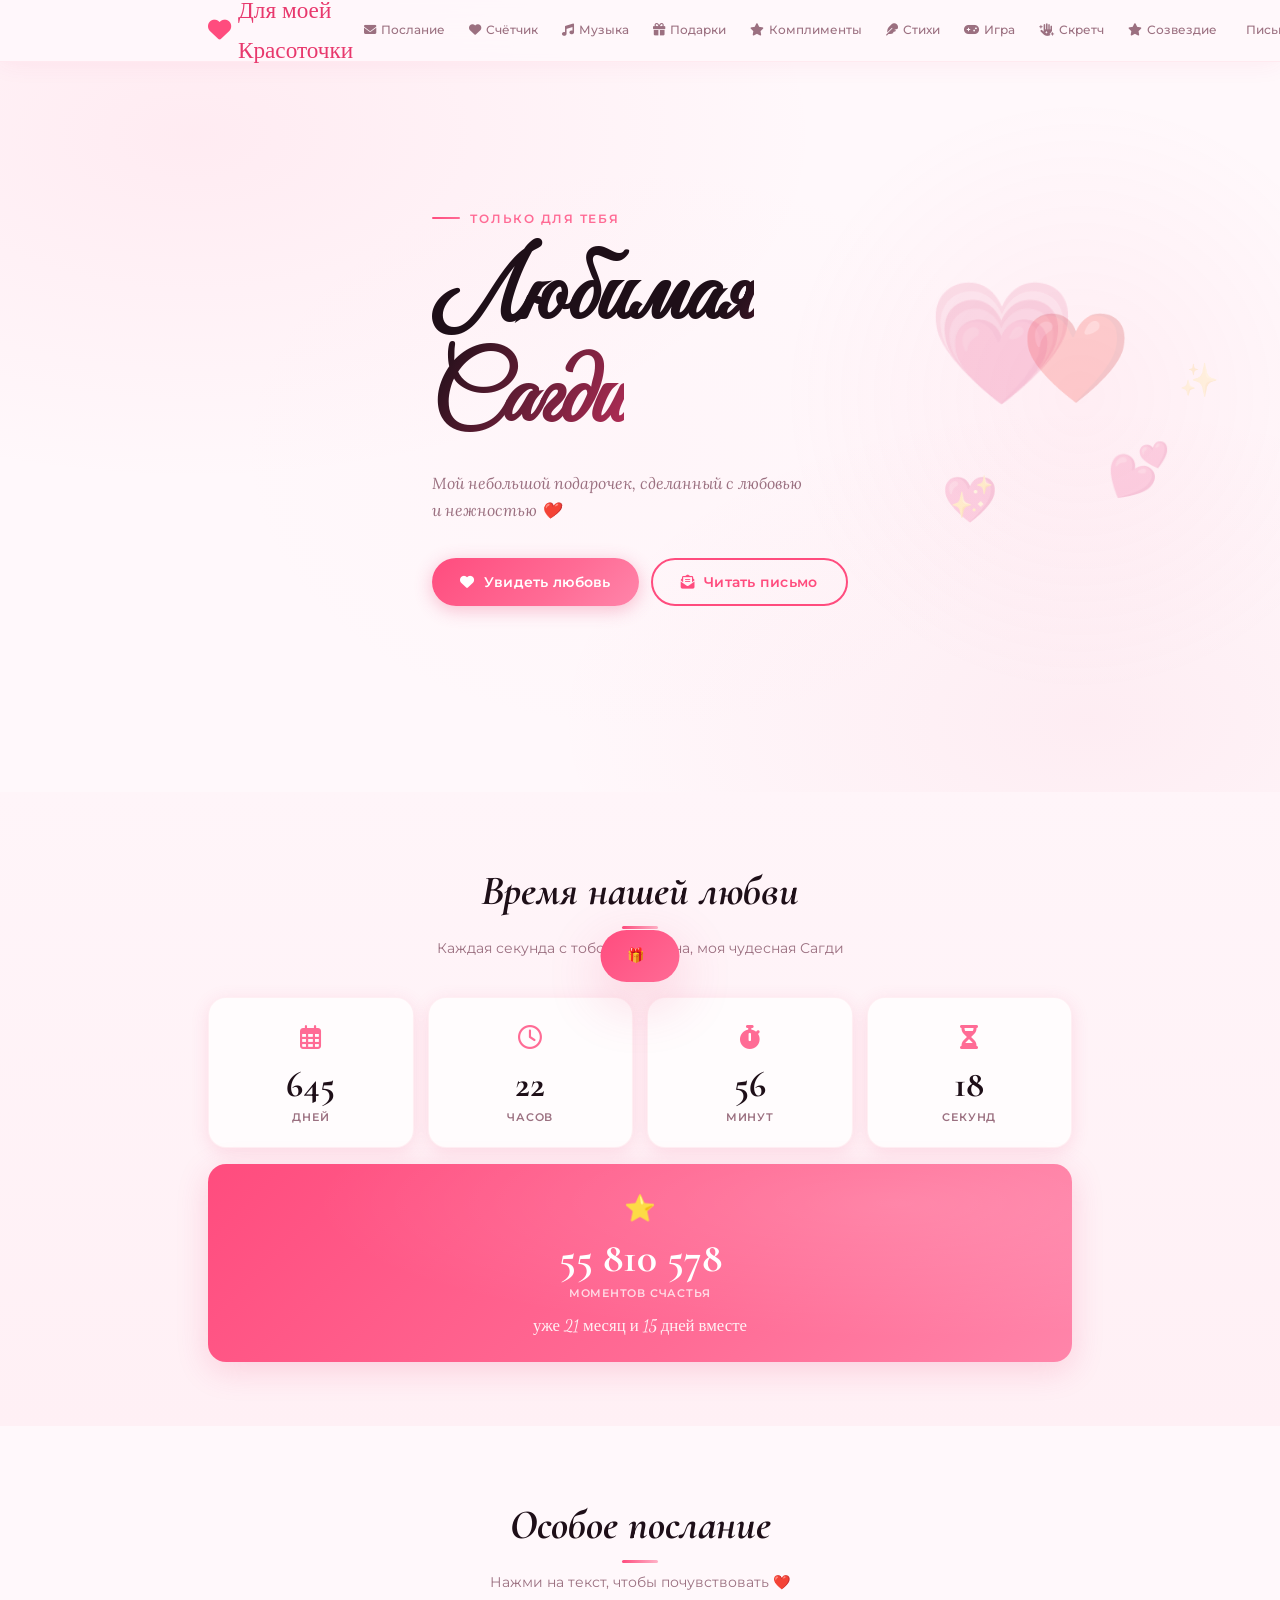
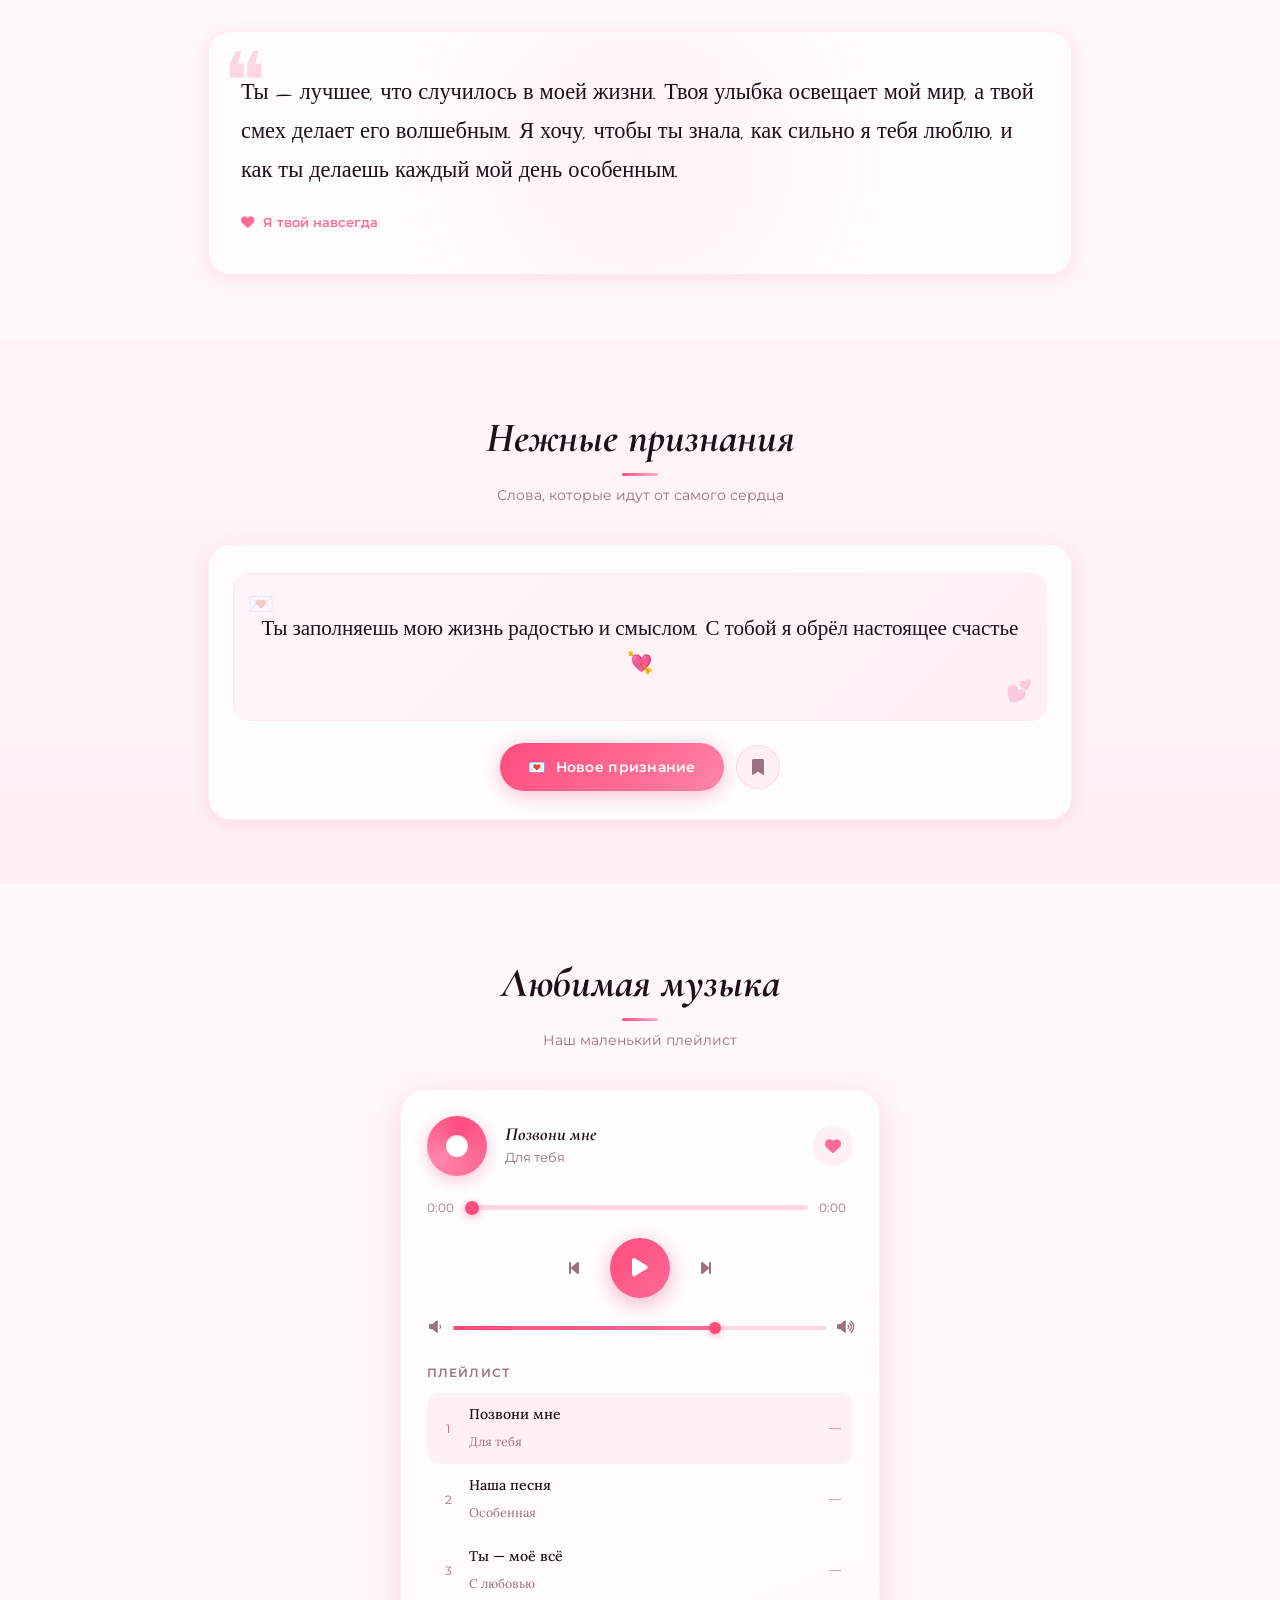
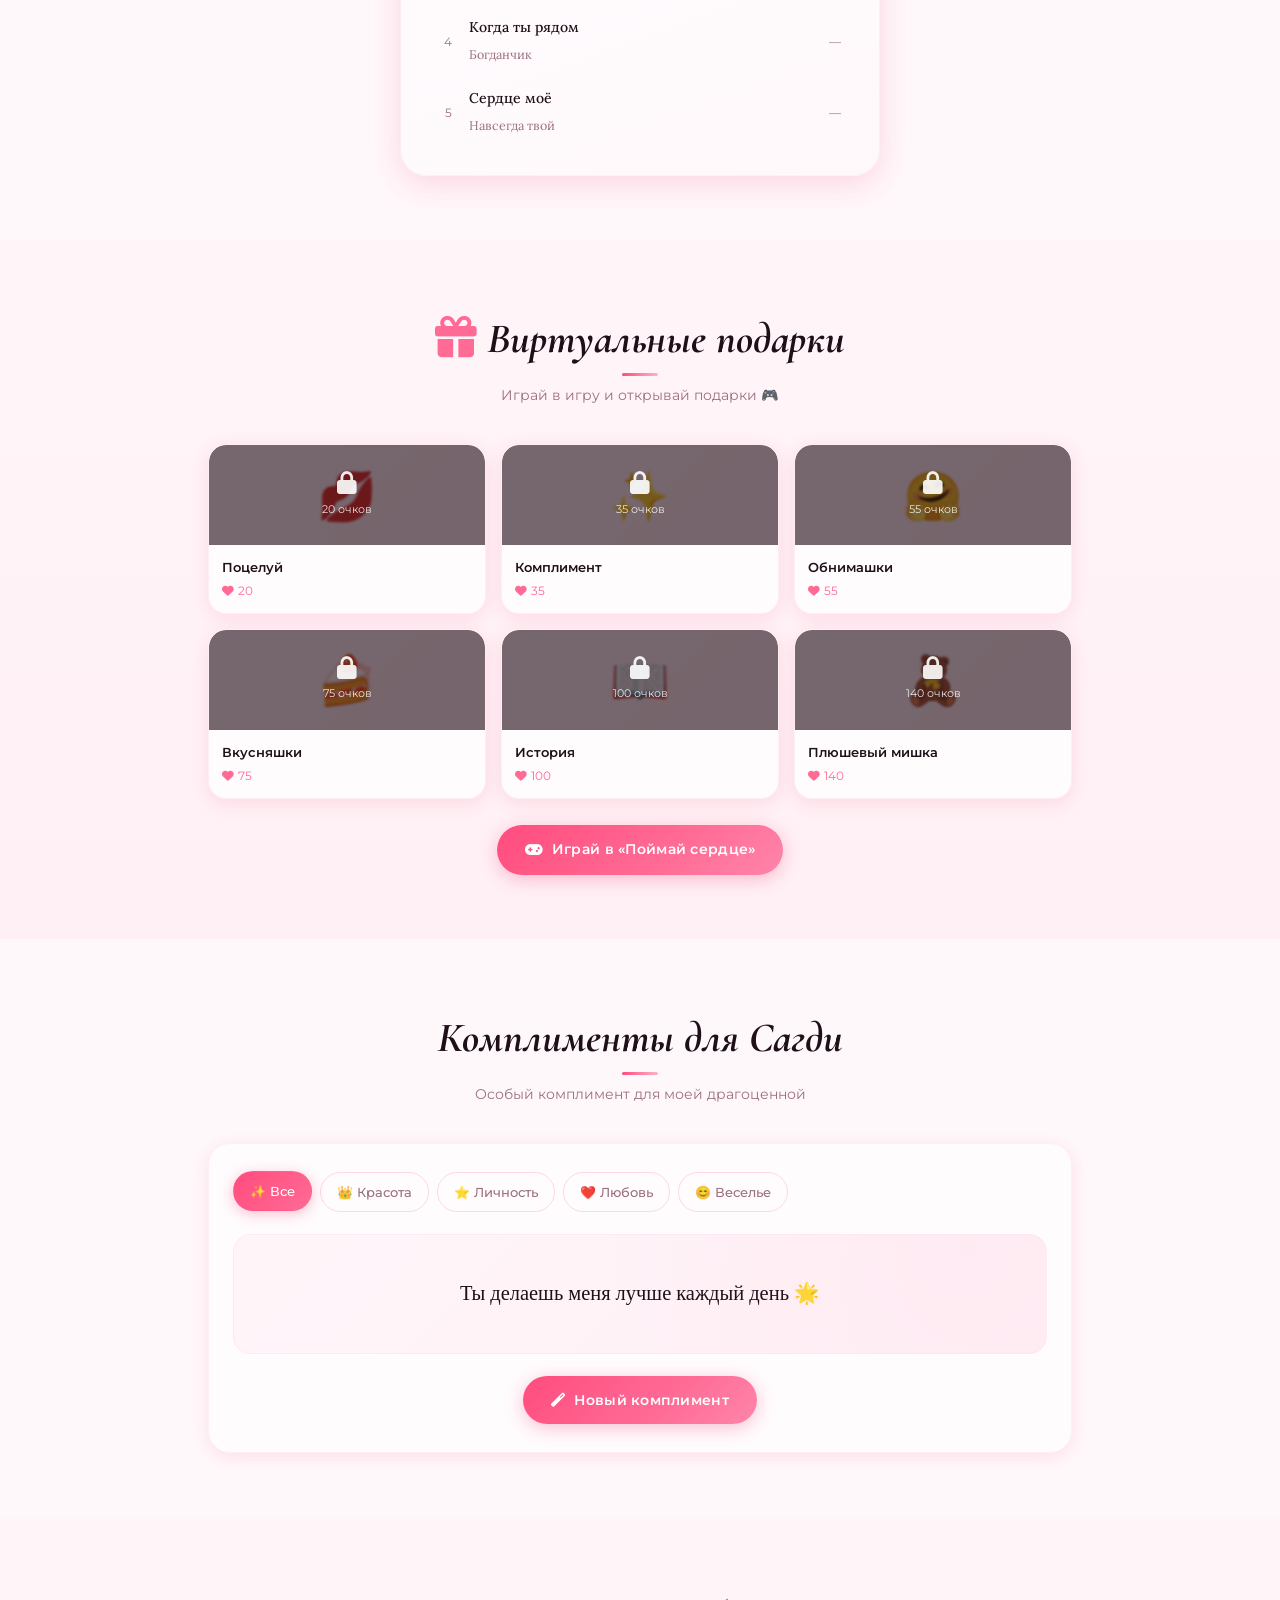
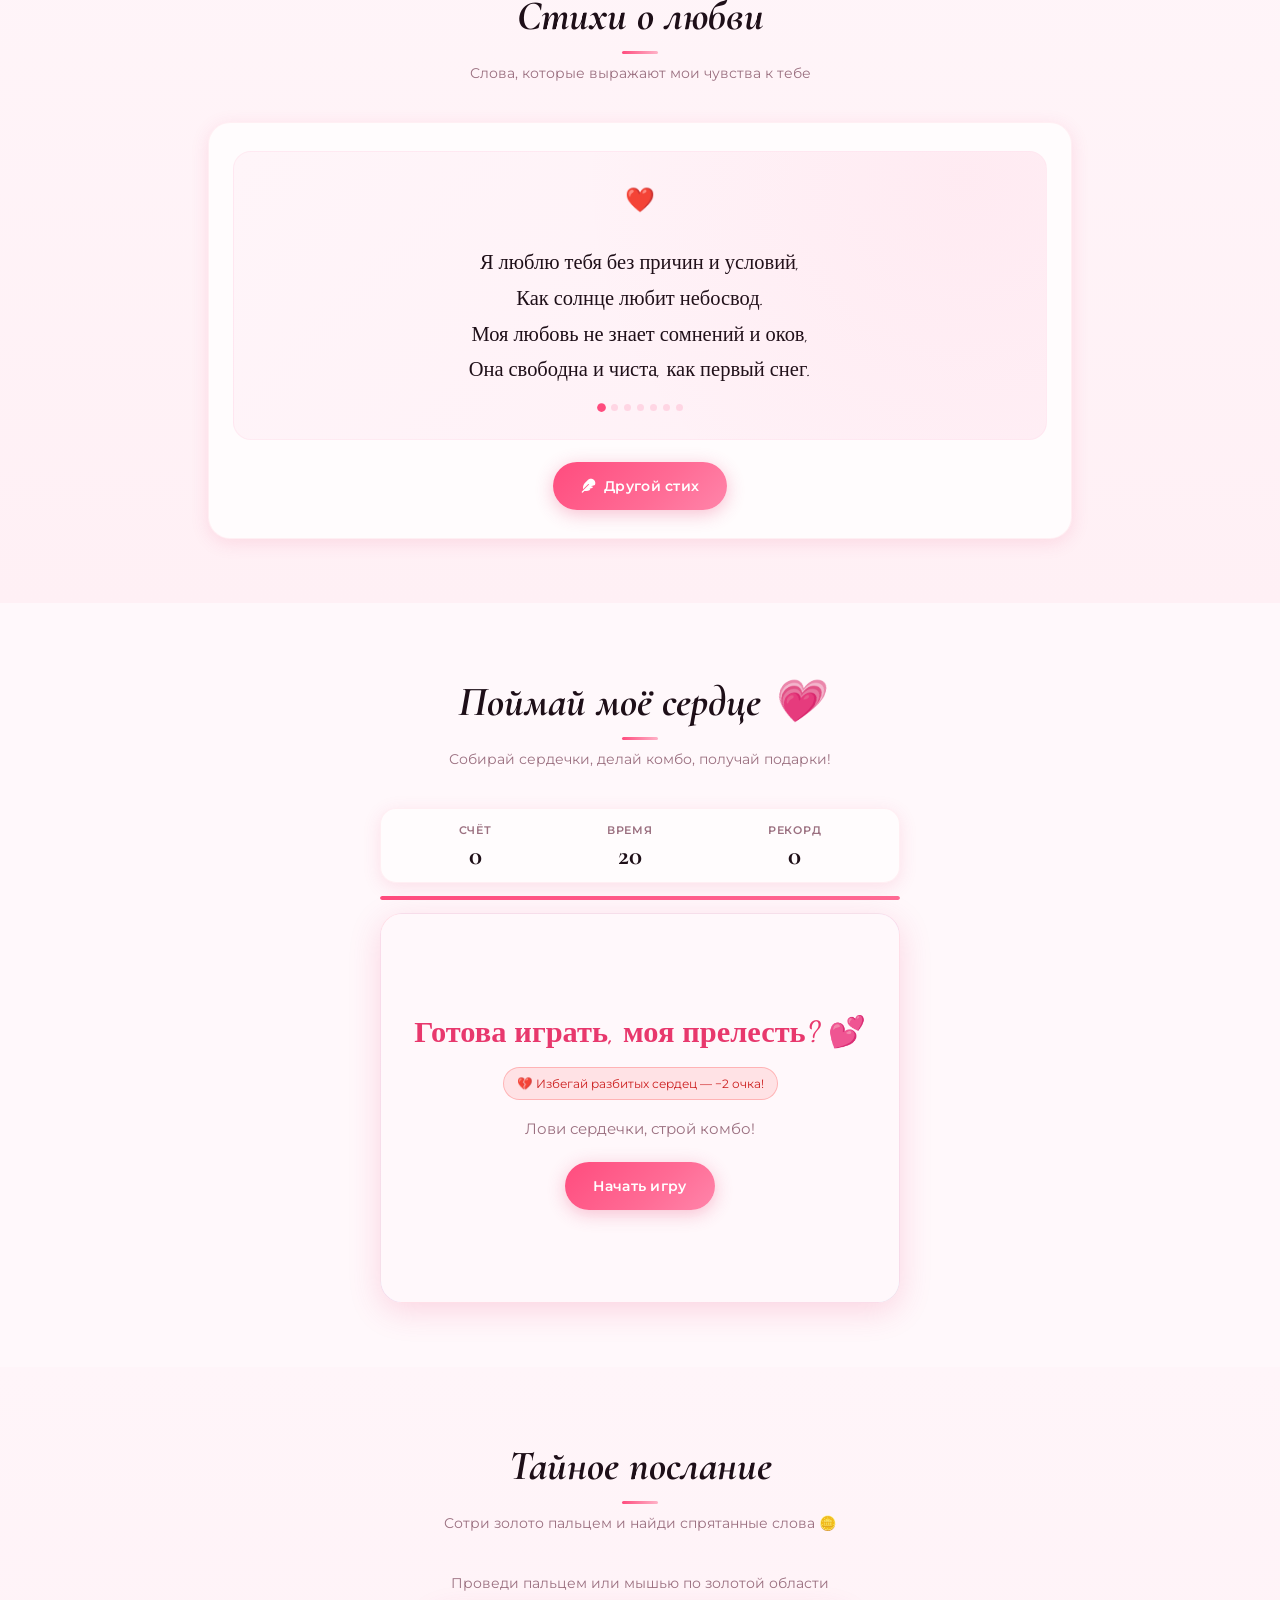
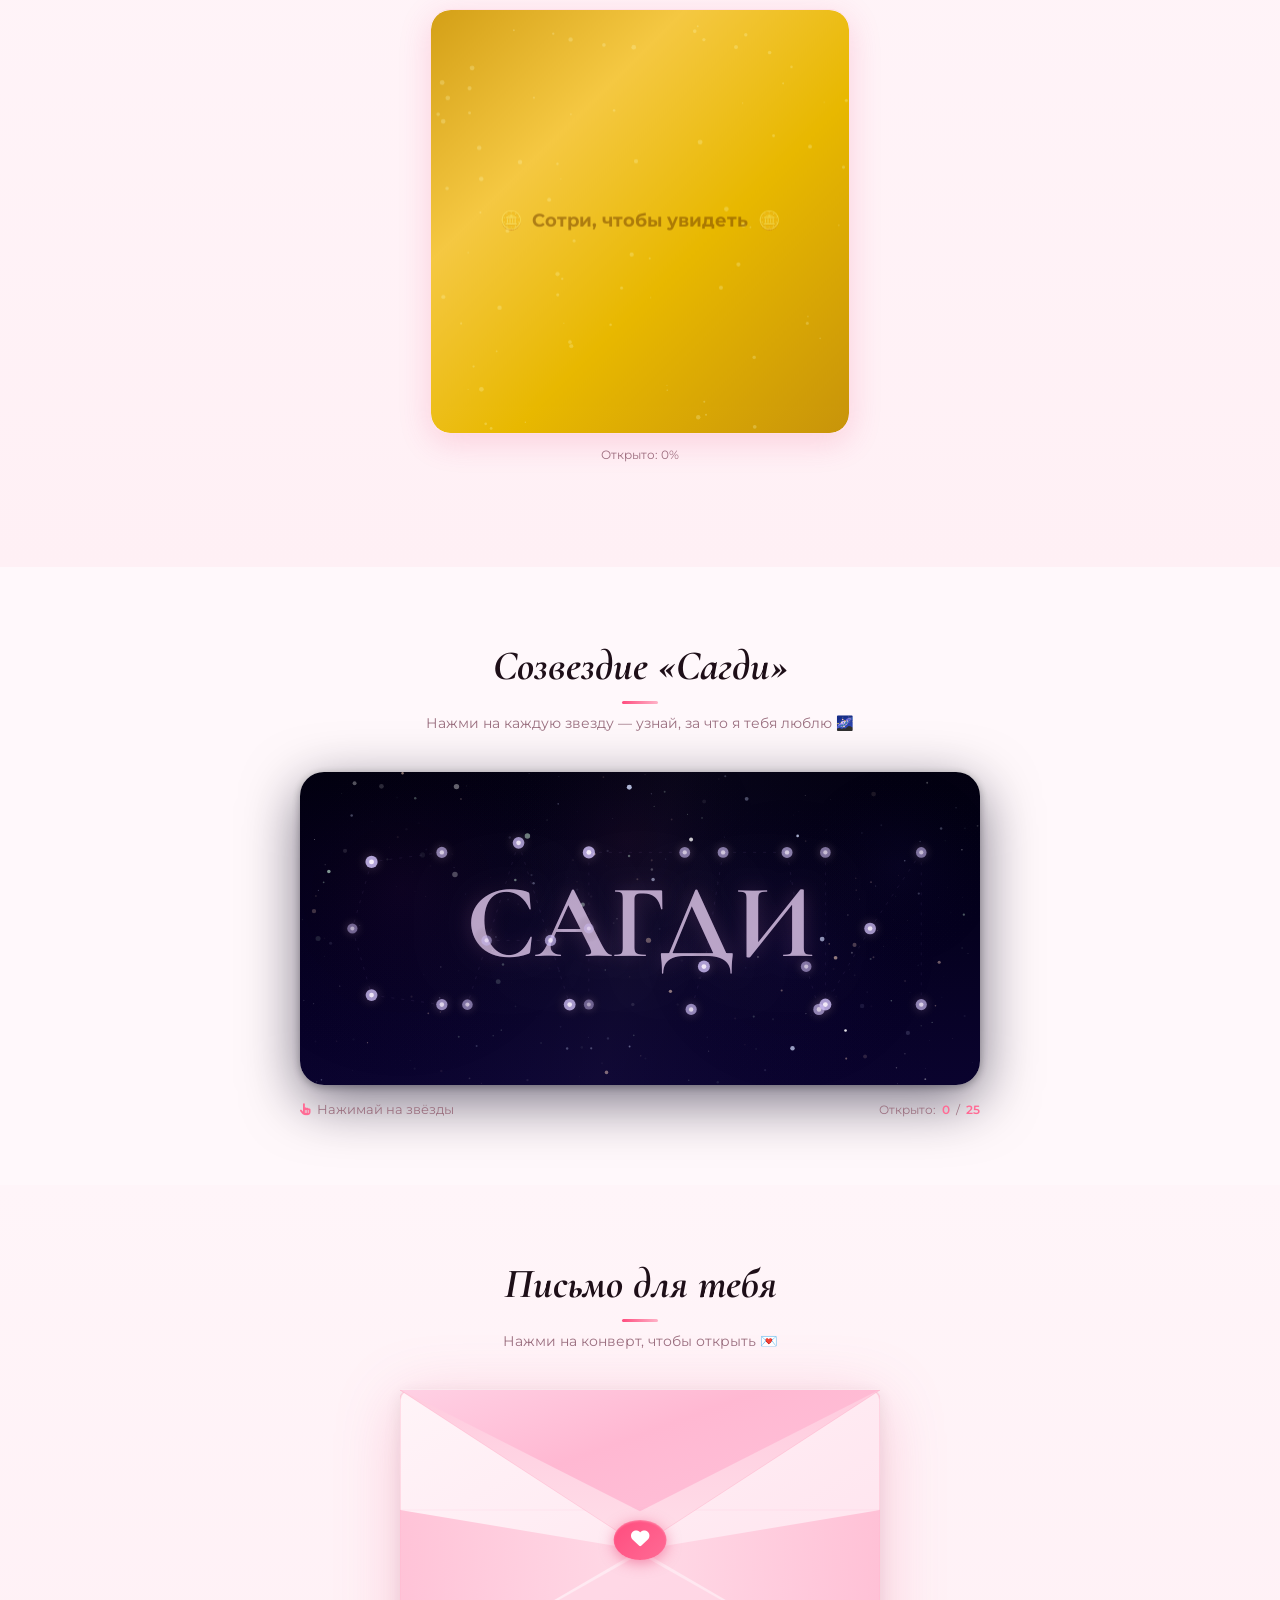
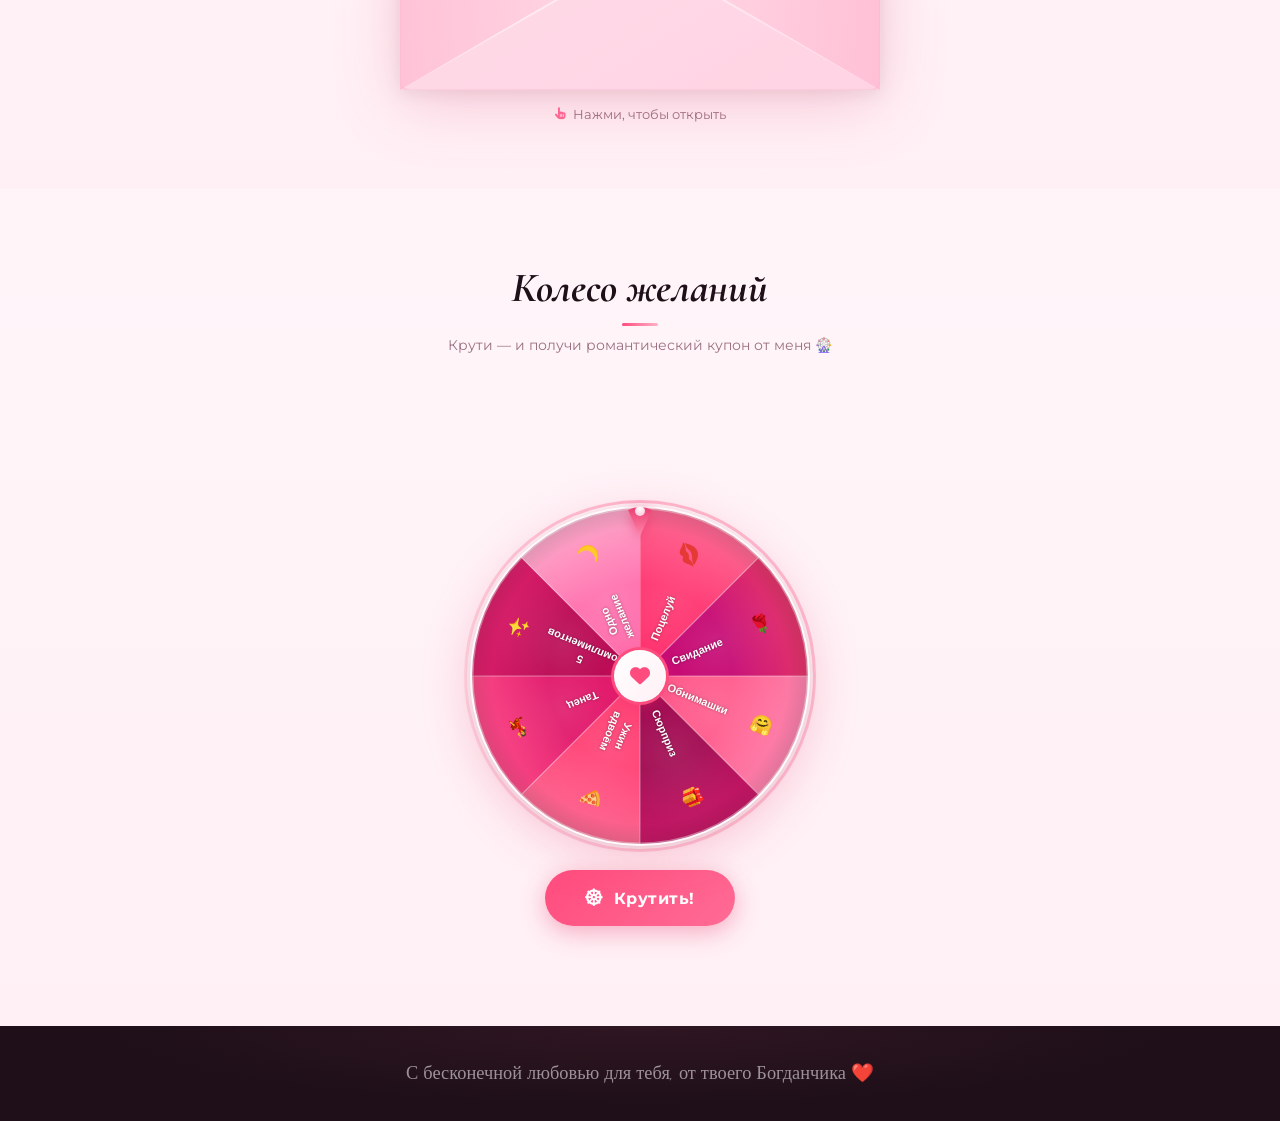
<file: love (4).html>
<!DOCTYPE html>
<html lang="ru">
<head>
  <meta charset="UTF-8">
  <meta name="viewport" content="width=device-width, initial-scale=1.0, maximum-scale=1.0, user-scalable=no">
  <meta name="theme-color" content="#fff0f5">
  <title>Для моей любимой Сагди 💗</title>
  <link rel="preconnect" href="https://fonts.googleapis.com">
  <link rel="preconnect" href="https://fonts.gstatic.com" crossorigin>
  <link href="https://fonts.googleapis.com/css2?family=Cormorant+Garamond:ital,wght@0,400;0,600;0,700;1,400&family=Dancing+Script:wght@400;700&family=Great+Vibes&family=Lora:ital,wght@0,400;0,500;1,400&family=Montserrat:wght@300;400;500;600&display=swap" rel="stylesheet">
  <link rel="stylesheet" href="https://cdnjs.cloudflare.com/ajax/libs/font-awesome/6.4.0/css/all.min.css">
  <style>
/* ================================================================
   DESIGN TOKENS
================================================================ */
:root {
  --pink:        #ff6b95;
  --pink-deep:   #e8386d;
  --pink-light:  #ffd6e4;
  --pink-pale:   #fff0f5;
  --rose:        #ff4c7e;
  --blush:       #ffb3c8;
  --gold:        #f5c842;
  --gold-pale:   #fff9e6;
  --white:       #ffffff;
  --dark:        #1e0f18;
  --text:        #3d2030;
  --muted:       #9b7080;
  --card-bg:     #fffcfd;
  --nav-h:       62px;
  --r-card:      22px;
  --r-btn:       50px;
  --shadow-xs:   0 2px 8px rgba(232,56,109,.08);
  --shadow-sm:   0 4px 18px rgba(232,56,109,.13);
  --shadow-md:   0 8px 32px rgba(232,56,109,.18);
  --shadow-lg:   0 18px 56px rgba(232,56,109,.22);
  --font-body:   'Lora', serif;
  --font-ui:     'Montserrat', sans-serif;
  --font-head:   'Cormorant Garamond', serif;
  --font-script: 'Dancing Script', cursive;
  --font-fancy:  'Great Vibes', cursive;
  --ease:        cubic-bezier(.4,0,.2,1);
  --ease-spring: cubic-bezier(.34,1.56,.64,1);
}

/* ================================================================
   RESET
================================================================ */
*,*::before,*::after{box-sizing:border-box;margin:0;padding:0}
html{scroll-behavior:smooth;-webkit-text-size-adjust:100%}
body{
  font-family:var(--font-body);font-size:16px;line-height:1.7;
  color:var(--text);background:#fff8fb;overflow-x:hidden;
  -webkit-font-smoothing:antialiased;
}
img{max-width:100%;height:auto;display:block}
button{cursor:pointer;font-family:var(--font-ui);border:none;outline:none;background:none}
ul{list-style:none}
a{text-decoration:none;color:inherit}
.container{max-width:900px;margin:0 auto;padding:0 18px}
.text-center{text-align:center}
.hidden{display:none!important}

/* Ambient background */
body::before{
  content:'';position:fixed;inset:0;z-index:-2;pointer-events:none;
  background:
    radial-gradient(ellipse 70% 55% at 15% 15%, rgba(255,107,149,.09) 0%, transparent 70%),
    radial-gradient(ellipse 60% 50% at 85% 80%, rgba(232,56,109,.06) 0%, transparent 70%),
    radial-gradient(ellipse 40% 40% at 50% 50%, rgba(255,182,204,.04) 0%, transparent 80%),
    #fff8fb;
}

/* ================================================================
   LOADING
================================================================ */
#loading-screen{
  position:fixed;inset:0;z-index:9999;
  background:linear-gradient(145deg,#fff0f5,#ffe0ec);
  display:flex;align-items:center;justify-content:center;
  flex-direction:column;gap:20px;
  transition:opacity .6s var(--ease),visibility .6s;
}
#loading-screen.hidden{opacity:0;visibility:hidden;pointer-events:none}
.loading-heart{font-size:3.5rem;animation:hbeat 1.1s infinite}
.loading-bar{
  width:160px;height:3px;background:rgba(255,107,149,.2);
  border-radius:2px;overflow:hidden;
}
.loading-bar-fill{
  height:100%;width:0;background:linear-gradient(90deg,var(--rose),var(--pink));
  border-radius:2px;animation:loadFill 1.2s var(--ease) forwards;
}
@keyframes loadFill{to{width:100%}}
#loading-screen p{
  font-family:var(--font-script);font-size:1.5rem;
  color:var(--pink-deep);opacity:0;animation:fadeIn .6s .3s forwards;
}
@keyframes fadeIn{to{opacity:1}}
@keyframes hbeat{
  0%,100%{transform:scale(1)}
  15%{transform:scale(1.28)}
  30%{transform:scale(1)}
  45%{transform:scale(1.14)}
}

/* ================================================================
   HEADER / NAV
================================================================ */
header{
  position:fixed;top:0;left:0;right:0;height:var(--nav-h);
  background:rgba(255,248,251,.93);
  backdrop-filter:blur(16px);-webkit-backdrop-filter:blur(16px);
  border-bottom:1px solid rgba(255,107,149,.1);
  z-index:1000;
  box-shadow:0 2px 24px rgba(232,56,109,.07);
  transition:box-shadow .3s;
}
header.scrolled{box-shadow:0 4px 32px rgba(232,56,109,.13)}
.nav-container{
  max-width:900px;margin:0 auto;padding:0 18px;
  height:100%;display:flex;align-items:center;justify-content:space-between;
}
.logo a{
  font-family:var(--font-script);font-size:1.45rem;
  color:var(--pink-deep);display:flex;align-items:center;gap:7px;
}
.logo .hico{color:var(--rose);animation:hbeat 2s infinite}

/* Hamburger */
.hamburger{
  display:none;width:44px;height:44px;background:transparent;border:none;
  flex-direction:column;justify-content:center;align-items:center;gap:5px;z-index:1010;
}
.hamburger span{
  display:block;width:22px;height:2px;
  background:var(--pink-deep);border-radius:2px;
  transition:transform .3s var(--ease),opacity .3s;
}
.hamburger.open span:nth-child(1){transform:translateY(7px) rotate(45deg)}
.hamburger.open span:nth-child(2){opacity:0}
.hamburger.open span:nth-child(3){transform:translateY(-7px) rotate(-45deg)}

/* Nav links */
.nav-links{display:flex;align-items:center;gap:2px}
.nav-links a{
  display:flex;align-items:center;gap:5px;padding:7px 11px;
  border-radius:22px;font-family:var(--font-ui);font-size:.77rem;
  font-weight:500;color:var(--muted);
  transition:color .2s,background .2s,transform .15s;white-space:nowrap;
}
.nav-links a:hover{color:var(--pink-deep);background:var(--pink-pale);transform:translateY(-1px)}
.nav-links a.active{color:var(--rose);background:var(--pink-pale);font-weight:600}

/* ================================================================
   SECTIONS
================================================================ */
.section{padding:76px 0 64px;position:relative}
.section-alt{background:linear-gradient(180deg,#fff5f9,#fff0f5)}
#hero-section{padding-top:calc(var(--nav-h) + 24px)}

.section h2{
  font-family:var(--font-head);
  font-size:clamp(1.7rem,4vw,2.6rem);
  font-weight:700;color:var(--dark);
  margin-bottom:8px;line-height:1.15;
  font-style:italic;
}
.section h2::after{
  content:'';display:block;
  width:36px;height:3px;
  background:linear-gradient(90deg,var(--rose),var(--blush));
  border-radius:2px;margin-top:10px;
  transition:width .4s var(--ease);
}
.section h2:hover::after{width:60px}
.text-center h2::after{margin-left:auto;margin-right:auto}
.subtitle{
  color:var(--muted);font-family:var(--font-ui);
  font-size:.88rem;margin-bottom:36px;margin-top:6px;
}

/* ================================================================
   CARDS
================================================================ */
.card{
  background:var(--card-bg);border-radius:var(--r-card);
  box-shadow:var(--shadow-sm);
  border:1px solid rgba(255,107,149,.09);
  padding:28px 24px;
  transition:box-shadow .3s var(--ease),transform .3s var(--ease);
}
.card:hover{box-shadow:var(--shadow-md)}

/* ================================================================
   BUTTONS
================================================================ */
.btn{
  display:inline-flex;align-items:center;justify-content:center;gap:9px;
  padding:13px 28px;border-radius:var(--r-btn);
  font-family:var(--font-ui);font-size:.88rem;font-weight:600;
  transition:transform .2s var(--ease-spring),box-shadow .2s var(--ease),opacity .2s;
  min-height:48px;-webkit-tap-highlight-color:transparent;touch-action:manipulation;
  letter-spacing:.02em;
}
.btn-primary{
  background:linear-gradient(135deg,var(--rose) 0%,var(--pink) 60%,#ff85aa 100%);
  color:#fff;box-shadow:0 4px 18px rgba(232,56,109,.3);
}
.btn-primary:hover{transform:translateY(-2px) scale(1.02);box-shadow:0 8px 28px rgba(232,56,109,.42)}
.btn-primary:active{transform:scale(.96);box-shadow:0 2px 8px rgba(232,56,109,.2)}
.btn-outline{
  background:transparent;color:var(--rose);
  border:2px solid var(--rose);
}
.btn-outline:hover{background:var(--pink-pale);transform:translateY(-2px)}
.btn-outline:active{transform:scale(.96)}

/* ================================================================
   HERO
================================================================ */
#hero-section{
  min-height:88svh;display:flex;align-items:center;
  position:relative;overflow:hidden;
}
/* Ambient radial ring */
#hero-section::before{
  content:'';position:absolute;
  width:600px;height:600px;border-radius:50%;
  background:radial-gradient(circle,rgba(255,107,149,.07) 0%,transparent 70%);
  top:50%;right:-100px;transform:translateY(-50%);
  pointer-events:none;animation:pulse-ring 4s ease-in-out infinite;
}
@keyframes pulse-ring{
  0%,100%{transform:translateY(-50%) scale(1);opacity:.6}
  50%{transform:translateY(-50%) scale(1.12);opacity:1}
}

.hero-content{max-width:540px;position:relative;z-index:1}
.hero-eyebrow{
  font-family:var(--font-ui);font-size:.78rem;font-weight:600;
  letter-spacing:.14em;text-transform:uppercase;color:var(--pink);
  margin-bottom:16px;display:flex;align-items:center;gap:10px;
}
.hero-eyebrow::before{
  content:'';display:inline-block;width:28px;height:2px;
  background:linear-gradient(90deg,var(--rose),var(--pink));border-radius:1px;
}
.hero-title{
  font-family:var(--font-fancy);
  font-size:clamp(3.2rem,11vw,6rem);
  color:var(--dark);line-height:1.08;margin-bottom:18px;
}
/* Gradient shimmer on title */
.hero-title span{
  background:linear-gradient(120deg,var(--dark) 30%,var(--pink-deep) 60%,var(--dark) 90%);
  background-size:200% auto;
  -webkit-background-clip:text;-webkit-text-fill-color:transparent;
  background-clip:text;
  animation:shimmer 4s linear infinite;
}
@keyframes shimmer{to{background-position:200% center}}
.hero-sub{
  font-family:var(--font-body);font-size:1rem;color:var(--muted);
  margin-bottom:34px;max-width:380px;line-height:1.7;
  font-style:italic;
}
.hero-buttons{display:flex;flex-wrap:wrap;gap:12px}

/* Hero decoration */
.hero-deco{
  position:absolute;right:0;top:50%;transform:translateY(-50%);
  width:360px;height:360px;pointer-events:none;
}
.hd{position:absolute;will-change:transform;opacity:.22}
.hd.h1{font-size:5.5rem;top:18%;left:28%;animation:hf 4.2s ease-in-out infinite}
.hd.h2{font-size:3.2rem;top:58%;left:52%;animation:hf 5s ease-in-out infinite .9s}
.hd.h3{font-size:7.5rem;top:6%;left:2%;animation:hf 6.1s ease-in-out infinite .4s}
.hd.h4{font-size:2.8rem;top:68%;left:6%;animation:hf 4.7s ease-in-out infinite 1.3s}
.hd.h5{font-size:2rem;top:38%;left:72%;animation:hf 5.5s ease-in-out infinite .6s;opacity:.14}
@keyframes hf{
  0%,100%{transform:translateY(0) scale(1) rotate(0deg)}
  50%{transform:translateY(-20px) scale(1.07) rotate(3deg)}
}

/* Hearts canvas */
#hearts-canvas{
  position:fixed;inset:0;pointer-events:none;z-index:0;overflow:hidden;
}
.fly-heart{
  position:absolute;opacity:0;will-change:transform,opacity;
  animation:flyUp var(--dur,6s) var(--delay,0s) ease-in-out forwards;
}
@keyframes flyUp{
  0%  {transform:translateY(0) scale(.5) rotate(var(--r,0deg));opacity:0}
  8%  {opacity:.8}
  75% {opacity:.5}
  100%{transform:translateY(-115vh) scale(1.3) rotate(calc(var(--r,0deg)+25deg));opacity:0}
}

/* ================================================================
   RELATIONSHIP COUNTER
================================================================ */
.counter-grid{
  display:grid;grid-template-columns:repeat(4,1fr);gap:14px;margin-bottom:16px;
}
.counter-item{
  background:var(--card-bg);border-radius:18px;padding:20px 12px;
  text-align:center;box-shadow:var(--shadow-sm);
  border:1px solid rgba(255,107,149,.09);
  transition:transform .25s var(--ease-spring),box-shadow .25s var(--ease);
}
.counter-item:hover{transform:translateY(-3px);box-shadow:var(--shadow-md)}
.counter-icon{font-size:1.5rem;color:var(--pink);margin-bottom:8px}
.counter-value{
  font-family:var(--font-head);font-size:2.3rem;
  font-weight:700;color:var(--dark);line-height:1;
  transition:transform .2s var(--ease-spring);
}
.counter-value.tick{animation:tickNum .22s var(--ease-spring)}
@keyframes tickNum{0%{transform:scale(1.25) translateY(-3px)}100%{transform:scale(1) translateY(0)}}
.counter-label{
  font-family:var(--font-ui);font-size:.7rem;font-weight:600;
  text-transform:uppercase;letter-spacing:.07em;color:var(--muted);margin-top:5px;
}
.counter-moments{
  background:linear-gradient(135deg,var(--rose) 0%,var(--pink) 60%,#ff85aa 100%);
  border-radius:18px;padding:22px 28px;color:#fff;text-align:center;
  box-shadow:var(--shadow-md);position:relative;overflow:hidden;
}
.counter-moments::before{
  content:'';position:absolute;inset:0;
  background:radial-gradient(ellipse at 80% 20%,rgba(255,255,255,.15) 0%,transparent 60%);
  pointer-events:none;
}
.counter-moments .counter-value{color:#fff;font-size:2.6rem}
.counter-moments .counter-label{color:rgba(255,255,255,.75)}
.counter-sublabel{
  font-family:var(--font-script);font-size:1.05rem;
  color:rgba(255,255,255,.9);margin-top:8px;
}

/* ================================================================
   SPECIAL MESSAGE
================================================================ */
.special-message-box{
  background:var(--card-bg);border-radius:var(--r-card);
  padding:40px 32px;box-shadow:var(--shadow-sm);
  border:1px solid rgba(255,107,149,.11);
  cursor:pointer;position:relative;overflow:hidden;
  transition:box-shadow .35s var(--ease),transform .35s var(--ease);
}
.special-message-box::before{
  content:'❝';position:absolute;top:10px;left:14px;
  font-size:5rem;color:var(--pink-light);line-height:1;
  font-family:Georgia,serif;pointer-events:none;
}
.special-message-box::after{
  content:'';position:absolute;inset:0;
  background:radial-gradient(circle at var(--mx,50%) var(--my,50%),rgba(255,107,149,.06) 0%,transparent 60%);
  pointer-events:none;transition:background .3s;
}
.special-message-box:hover{box-shadow:var(--shadow-md);transform:translateY(-3px)}
.special-message-box p{
  font-family:var(--font-script);font-size:1.4rem;
  line-height:1.75;color:var(--dark);margin-bottom:22px;
  position:relative;z-index:1;
}
.message-signature{
  display:flex;align-items:center;gap:9px;
  font-family:var(--font-ui);font-size:.84rem;
  color:var(--pink);font-weight:600;z-index:1;position:relative;
}

/* Click burst */
.burst{
  position:absolute;pointer-events:none;z-index:10;
  font-size:1.4rem;animation:burst .7s ease-out forwards;
}
@keyframes burst{
  0%{transform:translate(-50%,-50%) scale(0) rotate(0deg);opacity:1}
  100%{transform:translate(calc(-50% + var(--bx)),calc(-50% + var(--by))) scale(1) rotate(var(--br));opacity:0}
}

/* ================================================================
   LOVE MESSAGE GENERATOR
================================================================ */
.msg-display{
  min-height:148px;display:flex;align-items:center;justify-content:center;
  padding:30px 22px;
  background:linear-gradient(135deg,#fff5f9,#fff0f6);
  border-radius:18px;margin-bottom:22px;position:relative;overflow:hidden;
  border:1px solid rgba(255,107,149,.08);
}
.msg-display::before{content:'💌';position:absolute;top:12px;left:14px;font-size:1.3rem;opacity:.25}
.msg-display::after{content:'💕';position:absolute;bottom:12px;right:14px;font-size:1.3rem;opacity:.25}
#love-message-text{
  font-family:var(--font-script);font-size:1.32rem;line-height:1.65;
  color:var(--dark);text-align:center;
  transition:opacity .35s var(--ease),transform .35s var(--ease);
}
#love-message-text.fade-out{opacity:0;transform:translateY(6px)}

/* Fav button */
.msg-actions{display:flex;align-items:center;justify-content:center;gap:12px;margin-top:0}
.btn-fav{
  width:44px;height:44px;border-radius:50%;
  background:var(--pink-pale);color:var(--muted);
  display:flex;align-items:center;justify-content:center;
  font-size:1rem;transition:all .25s var(--ease-spring);
  border:1.5px solid rgba(255,107,149,.2);
}
.btn-fav:hover{background:var(--pink-light);color:var(--rose);transform:scale(1.1)}
.btn-fav.active{background:var(--rose);color:#fff;border-color:var(--rose);transform:scale(1.15)}

/* ================================================================
   MUSIC PLAYER
================================================================ */
.player-wrap{max-width:480px;margin:0 auto}
.player-card{
  background:linear-gradient(160deg,#fff 0%,#fff8fb 100%);
  border-radius:26px;padding:26px;
  box-shadow:var(--shadow-md);border:1px solid rgba(255,107,149,.1);
}
/* Disc / visualizer */
.player-disc-row{
  display:flex;align-items:center;gap:18px;margin-bottom:22px;
}
.disc{
  width:60px;height:60px;border-radius:50%;flex-shrink:0;
  background:conic-gradient(from 0deg,var(--rose),var(--pink),#ff85aa,var(--rose));
  display:flex;align-items:center;justify-content:center;
  position:relative;box-shadow:0 4px 16px rgba(232,56,109,.3);
  transition:animation-play-state .2s;
}
.disc::after{
  content:'';width:22px;height:22px;border-radius:50%;
  background:#fff;position:absolute;
  box-shadow:inset 0 1px 3px rgba(0,0,0,.15);
}
.disc.spinning{animation:spin 3s linear infinite}
.disc.paused{animation:spin 3s linear infinite paused}
@keyframes spin{to{transform:rotate(360deg)}}

.track-info{flex:1}
.track-info h3{
  font-family:var(--font-head);font-size:1.15rem;font-style:italic;
  color:var(--dark);margin-bottom:2px;line-height:1.2;
}
.track-info p{font-family:var(--font-ui);font-size:.8rem;color:var(--muted)}

.love-btn-player{
  width:40px;height:40px;background:var(--pink-pale);border-radius:50%;
  display:flex;align-items:center;justify-content:center;color:var(--pink);
  font-size:1rem;cursor:pointer;border:none;
  transition:background .2s,color .2s,transform .2s var(--ease-spring);flex-shrink:0;
}
.love-btn-player.active{background:var(--rose);color:#fff;transform:scale(1.12)}

/* Progress */
.progress-row{display:flex;align-items:center;gap:11px;margin-bottom:20px}
.time-display{font-family:var(--font-ui);font-size:.74rem;color:var(--muted);min-width:34px}
.progress-track{
  flex:1;height:5px;background:var(--pink-light);border-radius:3px;
  position:relative;cursor:pointer;touch-action:none;
}
.progress-fill{
  height:100%;background:linear-gradient(90deg,var(--rose),var(--pink));
  border-radius:3px;width:0%;pointer-events:none;
  transition:width .05s linear;
}
.progress-thumb{
  position:absolute;top:50%;transform:translate(0,-50%);
  width:14px;height:14px;background:var(--rose);border-radius:50%;
  box-shadow:0 2px 8px rgba(232,56,109,.45);pointer-events:none;left:-7px;
  transition:transform .1s var(--ease-spring);
}
.progress-track:hover .progress-thumb{transform:translate(0,-50%) scale(1.3)}

/* Controls */
.player-controls{
  display:flex;align-items:center;justify-content:center;gap:14px;margin-bottom:18px;
}
.ctrl-btn{
  width:44px;height:44px;background:transparent;border:none;border-radius:50%;
  display:flex;align-items:center;justify-content:center;
  color:var(--muted);font-size:1rem;
  transition:background .2s,color .2s,transform .15s var(--ease-spring);
  touch-action:manipulation;
}
.ctrl-btn:hover{background:var(--pink-pale);color:var(--pink-deep)}
.ctrl-btn:active{transform:scale(.87)}
.ctrl-play{
  width:60px;height:60px;
  background:linear-gradient(135deg,var(--rose),var(--pink));
  color:#fff;font-size:1.3rem;
  box-shadow:0 5px 20px rgba(232,56,109,.38);
}
.ctrl-play:hover{transform:scale(1.07);box-shadow:0 8px 28px rgba(232,56,109,.48)}

/* Volume */
.volume-row{display:flex;align-items:center;gap:10px}
.volume-icon{color:var(--muted);font-size:.88rem;width:16px;text-align:center}
.volume-track{
  flex:1;height:4px;background:var(--pink-light);border-radius:2px;
  position:relative;cursor:pointer;touch-action:none;
}
.volume-fill{
  height:100%;background:linear-gradient(90deg,var(--rose),var(--pink));
  border-radius:2px;width:70%;pointer-events:none;
}
.volume-thumb{
  position:absolute;top:50%;transform:translate(0,-50%);
  width:12px;height:12px;background:var(--rose);border-radius:50%;
  box-shadow:0 2px 6px rgba(232,56,109,.4);pointer-events:none;
  left:calc(70% - 6px);
}

/* Playlist */
.playlist{margin-top:22px}
.playlist h4{
  font-family:var(--font-ui);font-size:.78rem;font-weight:600;
  text-transform:uppercase;letter-spacing:.09em;color:var(--muted);margin-bottom:10px;
}
.track-item{
  display:flex;align-items:center;gap:12px;padding:10px 12px;
  border-radius:13px;cursor:pointer;transition:background .2s;min-height:48px;
}
.track-item:hover{background:var(--pink-pale)}
.track-item.active{background:var(--pink-pale)}
.track-num{font-family:var(--font-ui);font-size:.74rem;color:var(--muted);width:18px;text-align:center}
.track-item.active .track-num{color:var(--rose)}
.track-name{flex:1}
.track-name strong{display:block;font-size:.88rem;color:var(--dark);font-weight:500}
.track-name span{font-size:.78rem;color:var(--muted)}
.track-dur{font-family:var(--font-ui);font-size:.76rem;color:var(--muted)}
.track-item.active .track-dur{color:var(--rose)}

/* ================================================================
   COMPLIMENTS & POEMS
================================================================ */
.category-pills{display:flex;flex-wrap:wrap;gap:8px;margin-bottom:22px}
.cat-btn{
  padding:8px 16px;border-radius:22px;
  border:1.5px solid rgba(255,107,149,.25);background:transparent;
  font-family:var(--font-ui);font-size:.8rem;font-weight:500;color:var(--muted);
  cursor:pointer;transition:all .2s var(--ease);min-height:40px;touch-action:manipulation;
}
.cat-btn.active,.cat-btn:hover{
  background:linear-gradient(135deg,var(--rose),var(--pink));
  color:#fff;border-color:transparent;box-shadow:0 3px 14px rgba(232,56,109,.3);
  transform:translateY(-1px);
}
.cat-btn:active{transform:scale(.96)}

.content-display{
  min-height:120px;display:flex;align-items:center;justify-content:center;
  flex-direction:column;gap:12px;
  padding:28px 22px;
  background:linear-gradient(135deg,#fff5f9,#fff0f6);
  border-radius:18px;margin-bottom:22px;text-align:center;
  position:relative;overflow:hidden;
  border:1px solid rgba(255,107,149,.07);
}
.content-display::before{
  content:'';position:absolute;inset:0;
  background:radial-gradient(circle at 90% 10%,rgba(255,107,149,.05) 0%,transparent 50%);
  pointer-events:none;
}
#compliment-text,#poem-text{
  font-family:var(--font-script);font-size:1.28rem;
  line-height:1.75;color:var(--dark);
  transition:opacity .3s var(--ease),transform .3s var(--ease);
}
#compliment-text.out,#poem-text.out{opacity:0;transform:translateY(8px)}

/* Poem pagination */
.poem-dots{
  display:flex;gap:6px;justify-content:center;margin-top:4px;
}
.poem-dot{
  width:7px;height:7px;border-radius:50%;background:var(--pink-light);
  cursor:pointer;transition:all .25s var(--ease);
}
.poem-dot.active{background:var(--rose);transform:scale(1.25)}

/* ================================================================
   GIFTS
================================================================ */
.gifts-grid{
  display:grid;grid-template-columns:repeat(3,1fr);
  gap:15px;margin-bottom:26px;
}
.gift-card{
  border-radius:18px;overflow:hidden;box-shadow:var(--shadow-sm);
  border:1px solid rgba(255,107,149,.09);background:var(--card-bg);
  cursor:pointer;
  transition:transform .25s var(--ease-spring),box-shadow .25s var(--ease);
  touch-action:manipulation;
}
.gift-card:hover{transform:translateY(-5px) scale(1.02);box-shadow:var(--shadow-md)}
.gift-card:active{transform:scale(.96)}
.gift-card.locked{cursor:default}
.gift-card.locked:hover{transform:none;box-shadow:var(--shadow-sm)}
.gift-card.locked:hover{animation:shake .4s var(--ease)}
@keyframes shake{
  0%,100%{transform:translateX(0)}
  25%{transform:translateX(-5px)}
  75%{transform:translateX(5px)}
}
.gift-img{
  height:100px;background:linear-gradient(135deg,#fff5f9,#fff0f5);
  display:flex;align-items:center;justify-content:center;
  font-size:3rem;position:relative;overflow:hidden;
  transition:background .25s;
}
.gift-card:not(.locked):hover .gift-img{background:linear-gradient(135deg,#ffe0ec,#ffd6e4)}
.gift-locked-overlay{
  position:absolute;inset:0;
  background:rgba(20,0,10,.58);
  display:flex;flex-direction:column;align-items:center;justify-content:center;
  color:#fff;z-index:2;
  backdrop-filter:blur(1px);
}
.gift-locked-overlay i{font-size:1.4rem;margin-bottom:5px;opacity:.9}
.gift-locked-overlay p{font-size:.68rem;font-family:var(--font-ui);opacity:.85}
.gift-card-body{padding:11px 13px}
.gift-card-title{font-family:var(--font-ui);font-size:.84rem;font-weight:600;color:var(--dark);margin-bottom:3px}
.gift-card-score{font-family:var(--font-ui);font-size:.73rem;color:var(--pink);display:flex;align-items:center;gap:4px}
.gift-card.unlocked .gift-img::after{
  content:'✓';position:absolute;top:7px;right:7px;
  width:22px;height:22px;background:var(--rose);color:#fff;
  border-radius:50%;display:flex;align-items:center;justify-content:center;
  font-size:.72rem;font-family:var(--font-ui);font-weight:700;z-index:3;
}

/* ================================================================
   GIFT MODAL
================================================================ */
.modal-overlay{
  display:none;position:fixed;inset:0;
  background:rgba(20,0,10,.5);backdrop-filter:blur(6px);
  z-index:2000;align-items:center;justify-content:center;padding:16px;
}
.modal-overlay.open{display:flex;animation:modalBg .3s var(--ease)}
@keyframes modalBg{from{opacity:0}to{opacity:1}}
.modal-box{
  background:#fff;border-radius:26px;max-width:400px;width:100%;
  box-shadow:var(--shadow-lg);overflow:hidden;
  animation:modalIn .4s var(--ease-spring);
}
@keyframes modalIn{
  from{transform:scale(.82) translateY(24px);opacity:0}
  to{transform:scale(1) translateY(0);opacity:1}
}
.modal-header{
  padding:22px 22px 0;display:flex;align-items:center;justify-content:space-between;
}
.modal-header h3{font-family:var(--font-head);font-size:1.45rem;font-style:italic;color:var(--dark)}
.modal-close{
  width:36px;height:36px;background:var(--pink-pale);border-radius:50%;
  display:flex;align-items:center;justify-content:center;
  font-size:1rem;color:var(--muted);cursor:pointer;border:none;
  transition:background .2s,transform .2s var(--ease-spring);
}
.modal-close:hover{background:var(--pink-light);color:var(--rose);transform:rotate(90deg) scale(1.1)}
.modal-emoji{font-size:4.5rem;text-align:center;padding:20px 20px 8px}
.modal-message{
  padding:0 26px 18px;font-family:var(--font-script);font-size:1.22rem;
  line-height:1.7;color:var(--dark);text-align:center;
}
.modal-footer{padding:14px 24px 26px}

/* ================================================================
   GAME
================================================================ */
.game-wrap{max-width:520px;margin:0 auto}
.game-stats-bar{
  display:flex;justify-content:space-around;
  padding:13px 20px;background:var(--card-bg);border-radius:16px;
  box-shadow:var(--shadow-sm);margin-bottom:13px;
  border:1px solid rgba(255,107,149,.09);
}
.stat-item{display:flex;flex-direction:column;align-items:center;gap:2px}
.stat-label{
  font-family:var(--font-ui);font-size:.67rem;font-weight:600;
  text-transform:uppercase;letter-spacing:.07em;color:var(--muted);
}
.stat-value{
  font-family:var(--font-head);font-size:1.7rem;font-weight:700;
  color:var(--dark);line-height:1;
}
.stat-value.warn{color:var(--rose);animation:warntick .38s infinite alternate}
@keyframes warntick{from{transform:scale(1)}to{transform:scale(1.18)}}

/* Timer bar */
.game-timer-bar{
  height:4px;background:var(--pink-light);border-radius:2px;
  margin-bottom:13px;overflow:hidden;
}
.game-timer-fill{
  height:100%;width:100%;
  background:linear-gradient(90deg,var(--rose),var(--pink));
  border-radius:2px;transform-origin:left;
  transition:width 1s linear,background .3s;
}
.game-timer-fill.low{background:linear-gradient(90deg,#ff2020,#ff5e5e)}

#game-area{
  position:relative;width:100%;height:390px;
  background:linear-gradient(160deg,#fff8fb 0%,#f3f0ff 50%,#f0f8ff 100%);
  border-radius:22px;overflow:hidden;
  box-shadow:var(--shadow-md);
  border:1px solid rgba(255,179,196,.35);
  touch-action:none;user-select:none;-webkit-user-select:none;
}
/* Subtle dot grid */
#game-area::before{
  content:'';position:absolute;inset:0;
  background-image:radial-gradient(circle,rgba(255,107,149,.12) 1px,transparent 1px);
  background-size:32px 32px;pointer-events:none;z-index:0;
}

.combo-display{
  position:absolute;top:12px;right:14px;
  font-family:var(--font-head);font-size:1.1rem;font-weight:700;
  color:var(--rose);z-index:15;pointer-events:none;
  opacity:0;transform:scale(.8);
  transition:opacity .3s,transform .3s var(--ease-spring);
}
.combo-display.show{opacity:1;transform:scale(1)}

.game-overlay{
  position:absolute;inset:0;
  background:rgba(255,248,251,.96);backdrop-filter:blur(8px);
  display:flex;flex-direction:column;align-items:center;justify-content:center;
  z-index:20;text-align:center;padding:28px;
  transition:opacity .3s var(--ease);
}
.game-overlay.hidden{display:none}
.game-overlay h3{
  font-family:var(--font-script);font-size:1.9rem;
  color:var(--pink-deep);margin-bottom:8px;
}
.game-overlay p{font-family:var(--font-ui);font-size:.95rem;color:var(--muted);margin-bottom:20px}
.game-final-score{
  font-family:var(--font-head);font-size:3.5rem;
  font-weight:700;color:var(--rose);line-height:1;margin-bottom:4px;
}
.new-record-badge{
  display:inline-flex;align-items:center;gap:5px;
  background:linear-gradient(135deg,#f5c842,#ffdc65);color:#5a3a00;
  border-radius:20px;padding:4px 12px;font-family:var(--font-ui);
  font-size:.78rem;font-weight:700;margin-bottom:14px;
  animation:badgeIn .4s var(--ease-spring);
}
@keyframes badgeIn{from{transform:scale(0) rotate(-10deg)}to{transform:scale(1) rotate(0deg)}}

/* Game hearts */
.game-heart{
  position:absolute;cursor:pointer;
  -webkit-tap-highlight-color:transparent;touch-action:none;
  z-index:10;will-change:transform;user-select:none;-webkit-user-select:none;
  min-width:44px;min-height:44px;
  display:flex;align-items:center;justify-content:center;
  font-size:2rem;line-height:1;top:0;
}
.game-heart.special{
  font-size:2.6rem;
  filter:drop-shadow(0 0 10px rgba(245,200,66,.8)) drop-shadow(0 0 4px gold);
  animation:pulseSp 1s ease-in-out infinite alternate;
}
.game-heart.quick{
  font-size:1.6rem;
  filter:drop-shadow(0 0 6px rgba(0,255,170,.7));
}
@keyframes pulseSp{0%{transform:scale(1)}100%{transform:scale(1.15)}}

@keyframes fall{
  from{transform:translateY(-80px);opacity:1}
  to{transform:translateY(var(--fall-dist,500px));opacity:1}
}
@keyframes pop{
  0%  {transform:scale(1);opacity:1}
  45% {transform:scale(1.95);opacity:.85}
  100%{transform:scale(3.4);opacity:0}
}
.game-heart.clicked{
  animation:pop .45s ease-out forwards!important;pointer-events:none;
}

.pts-anim{
  position:absolute;font-family:var(--font-ui);font-weight:700;
  pointer-events:none;z-index:30;animation:ptsUp .9s ease-out forwards;
}
.pts-anim.regular{font-size:1.1rem;color:var(--pink);text-shadow:0 0 6px #fff}
.pts-anim.special{font-size:1.5rem;color:var(--gold);text-shadow:0 0 10px rgba(245,200,66,.7)}
.pts-anim.quick{font-size:1.25rem;color:#00ffaa;text-shadow:0 0 8px rgba(0,255,170,.6)}
.pts-anim.combo{font-size:1.4rem;color:var(--rose);text-shadow:0 0 10px rgba(232,56,109,.6)}
@keyframes ptsUp{
  0%  {transform:translateY(0) scale(1);opacity:1}
  100%{transform:translateY(-60px) scale(1.7);opacity:0}
}

/* Toast */
.gift-toast{
  position:fixed;bottom:28px;left:50%;
  transform:translateX(-50%) translateY(110px);
  background:linear-gradient(135deg,var(--rose),var(--pink));
  color:#fff;padding:14px 26px;border-radius:50px;
  font-family:var(--font-ui);font-size:.88rem;font-weight:600;
  box-shadow:var(--shadow-lg);z-index:3000;
  transition:transform .4s var(--ease-spring);
  display:flex;align-items:center;gap:9px;white-space:nowrap;
  max-width:calc(100vw - 32px);
}
.gift-toast.show{transform:translateX(-50%) translateY(0)}

/* ================================================================
   FOOTER
================================================================ */
footer{
  background:var(--dark);color:rgba(255,255,255,.55);
  text-align:center;padding:32px 18px;
  font-family:var(--font-script);font-size:1.15rem;
  position:relative;overflow:hidden;
}
footer::before{
  content:'';position:absolute;inset:0;
  background:radial-gradient(ellipse at 50% 0%,rgba(255,107,149,.08) 0%,transparent 60%);
  pointer-events:none;
}
footer span{color:var(--pink)}

/* ================================================================
   RESPONSIVE
================================================================ */
@media(max-width:640px){
  .hamburger{display:flex}
  .nav-links{
    position:fixed;top:var(--nav-h);left:0;right:0;
    background:rgba(255,248,251,.97);backdrop-filter:blur(16px);
    flex-direction:column;align-items:stretch;
    padding:12px 8px 22px;
    border-bottom:1px solid rgba(255,107,149,.1);
    box-shadow:0 10px 40px rgba(0,0,0,.1);
    transform:translateY(-110%);
    transition:transform .36s var(--ease);gap:2px;z-index:999;
  }
  .nav-links.open{transform:translateY(0)}
  .nav-links a{padding:13px 16px;font-size:.88rem;border-radius:12px}
  #hero-section{min-height:80svh}
  .hero-deco{display:none}
  .hero-title{font-size:clamp(2.9rem,13vw,4.2rem)}
  .counter-grid{grid-template-columns:repeat(2,1fr)}
  .counter-value{font-size:2rem}
  .gifts-grid{grid-template-columns:repeat(2,1fr)}
  #game-area{height:340px}
  .category-pills{gap:6px}
  .cat-btn{padding:7px 12px;font-size:.77rem}
  .special-message-box p{font-size:1.2rem}
}
@media(max-width:380px){
  #game-area{height:300px}
  .gifts-grid{grid-template-columns:repeat(2,1fr)}
  .counter-grid{grid-template-columns:repeat(2,1fr)}
}

/* ================================================================
   MOTION & UTILITIES
================================================================ */
@media(prefers-reduced-motion:reduce){
  *,*::before,*::after{animation-duration:.001ms!important;transition-duration:.001ms!important}
}
.fade-up{opacity:0;transform:translateY(26px);transition:opacity .65s var(--ease),transform .65s var(--ease)}
.fade-up.visible{opacity:1;transform:translateY(0)}
.fade-up:nth-child(2){transition-delay:.1s}
.fade-up:nth-child(3){transition-delay:.2s}

@keyframes scorePulse{
  0%{transform:scale(1)}
  40%{transform:scale(1.45);color:var(--rose)}
  100%{transform:scale(1)}
}
.score-pulse{animation:scorePulse .32s ease-out}

/* ── BOMB HEARTS ─────────────────────────── */
.game-heart.bomb{
  filter:drop-shadow(0 0 8px rgba(255,40,40,.75)) drop-shadow(0 0 3px #ff0000);
}
/* combined fall + side-wobble for bomb */
@keyframes fall-bomb{
  0%  {transform:translateY(-80px) rotate(-6deg);opacity:1}
  25% {transform:translateY(calc(var(--fall-dist)*.25)) rotate(6deg);opacity:1}
  50% {transform:translateY(calc(var(--fall-dist)*.5)) rotate(-6deg);opacity:1}
  75% {transform:translateY(calc(var(--fall-dist)*.75)) rotate(6deg);opacity:1}
  100%{transform:translateY(var(--fall-dist)) rotate(-5deg);opacity:1}
}
/* ── FADING regular/quick hearts ─────────── */
@keyframes fade-heart{
  0%,60%{opacity:1}
  78%   {opacity:.35}
  88%   {opacity:0}
  100%  {opacity:0}
}
/* ── POINTS: bomb ────────────────────────── */
.pts-anim.bomb{
  font-size:1.35rem;color:#ff2020;
  text-shadow:0 0 10px rgba(255,0,0,.7);
}
/* ── SCREEN SHAKE ────────────────────────── */
@keyframes shake-area{
  0%,100%{transform:translateX(0)}
  18%   {transform:translateX(-8px)}
  36%   {transform:translateX(8px)}
  54%   {transform:translateX(-5px)}
  72%   {transform:translateX(5px)}
}
#game-area.shake{animation:shake-area .38s ease-out forwards}
/* ── BOMB BADGE on overlay ───────────────── */
.bomb-hint{
  display:inline-flex;align-items:center;gap:6px;
  background:rgba(255,40,40,.1);border:1px solid rgba(255,40,40,.25);
  border-radius:20px;padding:5px 13px;
  font-family:var(--font-ui);font-size:.78rem;color:#cc2020;
  margin-bottom:16px;
}

/* ================================================================
   SCRATCH CARD
================================================================ */
.scratch-wrap{max-width:420px;margin:0 auto;text-align:center}
.scratch-hint{font-family:var(--font-ui);font-size:.85rem;color:var(--muted);margin-bottom:14px}
.scratch-container{
  position:relative;border-radius:20px;overflow:hidden;
  box-shadow:var(--shadow-md);cursor:crosshair;
  border:1px solid rgba(255,107,149,.15);touch-action:none;
  user-select:none;-webkit-user-select:none;
}
.scratch-message{
  background:linear-gradient(135deg,#fff0f5,#ffe4ef);
  padding:36px 28px 32px;min-height:200px;
  display:flex;flex-direction:column;align-items:center;justify-content:center;gap:12px;
}
.scratch-message h3{
  font-family:var(--font-fancy);font-size:2rem;color:var(--dark);line-height:1.2;
}
.scratch-message p{font-family:var(--font-script);font-size:1.3rem;color:var(--pink-deep);line-height:1.6}
.scratch-message .s-icon{font-size:2.5rem;animation:hbeat 1.5s infinite}
#scratch-canvas{
  position:absolute;inset:0;width:100%;height:100%;
  border-radius:20px;display:block;
}
.scratch-pct{
  font-family:var(--font-ui);font-size:.78rem;color:var(--muted);
  margin-top:10px;
}
.scratch-done-label{
  font-family:var(--font-script);font-size:1.1rem;color:var(--pink);
  margin-top:8px;opacity:0;transition:opacity .5s;
}
.scratch-done-label.show{opacity:1}

/* ================================================================
   CONSTELLATION
================================================================ */
.constellation-wrap{position:relative;max-width:680px;margin:0 auto}
#constellation-canvas{
  display:block;width:100%;
  border-radius:24px;
  box-shadow:0 16px 56px rgba(5,0,30,.55), 0 2px 8px rgba(0,0,0,.3);
  cursor:pointer;touch-action:manipulation;
  /* crisp pixel rendering on hi-dpi */
  image-rendering:-webkit-optimize-contrast;
}
/* Tooltip — absolute inside .constellation-wrap so it never clips viewport */
.star-tooltip{
  position:absolute;
  background:rgba(8,3,22,.92);
  backdrop-filter:blur(10px);-webkit-backdrop-filter:blur(10px);
  color:#fff;border-radius:16px;padding:11px 18px;
  font-family:var(--font-script);font-size:1.08rem;line-height:1.5;
  pointer-events:none;z-index:50;
  box-shadow:0 6px 28px rgba(0,0,0,.5),0 0 0 1px rgba(255,130,180,.25);
  max-width:200px;text-align:center;
  opacity:0;transform:translateY(8px) scale(.9);
  transition:opacity .22s,transform .22s var(--ease-spring);
  white-space:normal;
}
.star-tooltip.show{opacity:1;transform:translateY(0) scale(1)}
.star-tooltip::after{
  content:'';position:absolute;bottom:-7px;left:50%;transform:translateX(-50%);
  border:7px solid transparent;border-top-color:rgba(8,3,22,.92);
  border-bottom:none;
}
.constellation-footer{
  display:flex;align-items:center;justify-content:space-between;
  margin-top:14px;
}
.constellation-hint{
  font-family:var(--font-ui);font-size:.8rem;color:var(--muted);
  display:flex;align-items:center;gap:6px;
}
.constellation-hint i{color:var(--pink);font-size:.75rem}
.constellation-progress{
  font-family:var(--font-ui);font-size:.78rem;color:var(--muted);
  display:flex;align-items:center;gap:6px;
}
.constellation-progress span{color:var(--pink);font-weight:600}

/* ================================================================
   3D ENVELOPE / LETTER
================================================================ */
.envelope-scene{
  max-width:480px;margin:0 auto;
  display:flex;flex-direction:column;align-items:center;
}

/* ── Envelope body ──────────────────────────────────────────────── */
.env-outer{
  width:100%;position:relative;cursor:pointer;
  -webkit-tap-highlight-color:transparent;touch-action:manipulation;
  filter:drop-shadow(0 12px 32px rgba(232,56,109,.22)) drop-shadow(0 4px 8px rgba(0,0,0,.08));
  transition:filter .3s,transform .3s var(--ease-spring);
}
.env-outer:hover{
  filter:drop-shadow(0 18px 42px rgba(232,56,109,.32)) drop-shadow(0 6px 12px rgba(0,0,0,.1));
  transform:translateY(-3px);
}
.env-outer:active{transform:scale(.98)}

/* SVG envelope scales perfectly on any screen */
.env-svg{ display:block;width:100%;height:auto }

/* Seal button over the SVG */
.env-seal{
  position:absolute;top:50%;left:50%;
  transform:translate(-50%,-50%);
  width:clamp(40px,11%,56px);height:clamp(40px,11%,56px);
  background:linear-gradient(135deg,var(--rose),var(--pink));
  border-radius:50%;
  display:flex;align-items:center;justify-content:center;
  color:#fff;font-size:clamp(.9rem,2.5vw,1.15rem);
  box-shadow:0 3px 14px rgba(232,56,109,.5),inset 0 1px 2px rgba(255,255,255,.3);
  transition:opacity .4s,transform .4s var(--ease-spring);
  z-index:5;
}
.env-seal.gone{opacity:0;transform:translate(-50%,-50%) scale(0) rotate(45deg)}

/* Flap — CSS 3D flip */
.env-flap-wrap{
  position:absolute;top:0;left:0;right:0;
  /* height is 52% of envelope — matches SVG proportions */
  height:52%;
  transform-style:preserve-3d;
  transform-origin:top center;
  transition:transform .75s cubic-bezier(.4,0,.2,1);
  z-index:4;
  pointer-events:none;
}
.env-flap-wrap.open{transform:perspective(900px) rotateX(-175deg)}
.env-flap-face{
  position:absolute;inset:0;
  /* Diamond/chevron flap shape */
  clip-path:polygon(0 0, 50% 78%, 100% 0);
  background:linear-gradient(160deg,#ffd0e4 0%,#ffb8d2 40%,#ffc4db 100%);
}
/* Inside of flap (visible when open) */
.env-flap-face::after{
  content:'';position:absolute;inset:0;
  clip-path:polygon(0 0, 50% 78%, 100% 0);
  background:linear-gradient(160deg,#fff0f5 0%,#ffe8f0 100%);
  transform:scaleY(-1);transform-origin:top;
  opacity:.9;
}

/* Hint */
.env-hint{
  font-family:var(--font-ui);font-size:.8rem;color:var(--muted);
  margin-top:14px;display:flex;align-items:center;gap:7px;
  transition:opacity .4s;
}
.env-hint i{color:var(--pink);font-size:.75rem}

/* ── Letter ────────────────────────────────────────────────────── */
.letter-reveal{
  width:100%;
  overflow:hidden;
  max-height:0;
  opacity:0;
  transform:translateY(-24px);
  transition:
    max-height .9s cubic-bezier(.4,0,.2,1),
    opacity    .6s .35s,
    transform  .6s .35s var(--ease-spring);
}
.letter-reveal.open{
  max-height:900px;
  opacity:1;
  transform:translateY(0);
}

.letter-paper{
  position:relative;
  background:#fefcf4;
  border-radius:0 0 16px 16px;
  /* Ruled lines */
  background-image:
    repeating-linear-gradient(
      transparent 0px, transparent 29px,
      rgba(180,155,120,.13) 29px, rgba(180,155,120,.13) 30px
    );
  background-position:0 48px;
  padding:28px 26px 28px 54px;
  box-shadow:0 8px 36px rgba(0,0,0,.1),inset 0 1px 0 rgba(255,255,255,.8);
  border:1px solid rgba(220,190,140,.3);
  border-top:none;
}
/* Red margin line */
.letter-paper::before{
  content:'';
  position:absolute;left:42px;top:0;bottom:0;width:1.5px;
  background:rgba(255,107,149,.18);
  pointer-events:none;
}
/* Top torn-edge illusion */
.letter-paper::after{
  content:'';
  position:absolute;top:-1px;left:0;right:0;height:4px;
  background:linear-gradient(90deg,
    #fefcf4 0%,#fef8ea 10%,#fefcf4 20%,#fef6e8 32%,
    #fefcf4 45%,#fef8ec 58%,#fefcf4 70%,#fef6e8 82%,#fefcf4 100%);
  pointer-events:none;
}

/* Paper texture overlay */
.letter-texture{
  position:absolute;inset:0;border-radius:0 0 16px 16px;
  background-image:url("data:image/svg+xml,%3Csvg xmlns='http://www.w3.org/2000/svg' width='200' height='200'%3E%3Cfilter id='n'%3E%3CfeTurbulence type='fractalNoise' baseFrequency='0.65' numOctaves='3' stitchTiles='stitch'/%3E%3C/filter%3E%3Crect width='200' height='200' filter='url(%23n)' opacity='0.03'/%3E%3C/svg%3E");
  pointer-events:none;opacity:.6;
}

/* Date */
.letter-date{
  font-family:var(--font-ui);font-size:.75rem;
  color:var(--muted);text-align:right;
  margin-bottom:20px;letter-spacing:.04em;
}
/* Salutation */
.letter-salutation{
  font-family:var(--font-script);font-size:1.35rem;
  color:var(--pink-deep);margin-bottom:14px;
  display:block;
}
/* Body paragraphs */
.letter-body{
  font-family:var(--font-body);font-size:.96rem;
  line-height:1.95;color:#3a2830;
  font-style:italic;
}
.letter-body p{margin-bottom:14px}
.letter-body p:last-child{margin-bottom:0}
/* Closing */
.letter-closing{
  margin-top:22px;
  font-family:var(--font-script);font-size:1.15rem;
  color:var(--muted);display:block;
}
/* Signature */
.letter-sign{
  font-family:var(--font-fancy);font-size:2rem;
  color:var(--rose);display:block;
  margin-top:6px;
  text-shadow:0 1px 8px rgba(232,56,109,.2);
}
/* Small wax seal decoration at bottom */
.letter-wax{
  display:flex;justify-content:center;margin-top:20px;
}
.letter-wax-dot{
  width:36px;height:36px;
  background:linear-gradient(135deg,var(--rose),var(--pink));
  border-radius:50%;
  display:flex;align-items:center;justify-content:center;
  color:#fff;font-size:.85rem;
  box-shadow:0 3px 10px rgba(232,56,109,.35),inset 0 1px 2px rgba(255,255,255,.25);
}

/* ================================================================
   WISH WHEEL
================================================================ */
.wheel-section-inner{max-width:520px;margin:0 auto}

/* Prize card — shown above wheel */
.wheel-result{
  min-height:88px;border-radius:22px;
  background:linear-gradient(135deg,var(--rose) 0%,#ff85aa 60%,var(--pink) 100%);
  color:#fff;padding:20px 28px;margin-bottom:24px;
  display:flex;align-items:center;gap:18px;
  box-shadow:0 8px 32px rgba(232,56,109,.35);
  opacity:0;transform:translateY(12px) scale(.97);
  transition:opacity .5s var(--ease-spring),transform .5s var(--ease-spring);
  position:relative;overflow:hidden;
}
.wheel-result::before{
  content:'';position:absolute;inset:0;
  background:radial-gradient(ellipse at 80% 20%,rgba(255,255,255,.18) 0%,transparent 60%);
  pointer-events:none;
}
.wheel-result.show{opacity:1;transform:translateY(0) scale(1)}
.wr-emoji{font-size:3rem;line-height:1;flex-shrink:0;animation:hbeat 1.5s infinite}
.wr-body{flex:1}
.wr-title{font-family:var(--font-head);font-size:1.35rem;font-style:italic;margin-bottom:3px}
.wr-text{font-family:var(--font-ui);font-size:.84rem;opacity:.92;line-height:1.45}
.wr-coupon{
  position:absolute;top:10px;right:12px;
  background:rgba(255,255,255,.2);border-radius:20px;
  padding:3px 10px;font-family:var(--font-ui);font-size:.68rem;font-weight:600;
  letter-spacing:.05em;text-transform:uppercase;
}

/* Wheel stage */
.wheel-stage{
  position:relative;display:flex;flex-direction:column;align-items:center;
}
.wheel-ring{
  position:relative;
  width:min(340px, 90vw);height:min(340px, 90vw);
  margin-bottom:24px;
}
/* Decorative outer glow ring */
.wheel-ring::before{
  content:'';position:absolute;inset:-6px;border-radius:50%;
  background:conic-gradient(from 0deg,var(--rose),var(--pink),#ff85aa,var(--blush),var(--rose));
  opacity:.35;z-index:0;
  animation:spin-glow 8s linear infinite;
}
.wheel-ring::after{
  content:'';position:absolute;inset:-3px;border-radius:50%;
  background:#fff8fb;z-index:1;
}
@keyframes spin-glow{to{transform:rotate(360deg)}}

#wish-canvas{
  display:block;position:relative;z-index:2;
  width:100%;height:100%;border-radius:50%;
  box-shadow:0 12px 48px rgba(232,56,109,.25),0 2px 8px rgba(0,0,0,.08);
}

/* Pointer — centered above canvas */
.wheel-pointer-wrap{
  position:absolute;top:-2px;left:50%;transform:translateX(-50%);
  z-index:10;display:flex;flex-direction:column;align-items:center;
}
.wheel-pointer-svg{
  width:28px;filter:drop-shadow(0 3px 6px rgba(232,56,109,.6));
}

/* Center hub */
.wheel-hub{
  position:absolute;top:50%;left:50%;transform:translate(-50%,-50%);
  width:52px;height:52px;z-index:10;
  background:linear-gradient(135deg,#fff 0%,#fff0f5 100%);
  border-radius:50%;
  display:flex;align-items:center;justify-content:center;
  box-shadow:0 0 0 3px var(--rose),0 4px 16px rgba(232,56,109,.4),inset 0 1px 3px rgba(255,255,255,.8);
}
.wheel-hub i{color:var(--rose);font-size:1.25rem;animation:hbeat 2s infinite}

/* Spin button */
.wheel-spin-btn{
  display:inline-flex;align-items:center;gap:10px;
  padding:16px 40px;border-radius:50px;
  background:linear-gradient(135deg,var(--rose),var(--pink));
  color:#fff;font-family:var(--font-ui);font-size:1rem;font-weight:700;
  letter-spacing:.03em;
  box-shadow:0 6px 24px rgba(232,56,109,.38);
  transition:transform .2s var(--ease-spring),box-shadow .2s,opacity .2s;
  border:none;cursor:pointer;touch-action:manipulation;
  -webkit-tap-highlight-color:transparent;
  min-height:56px;
}
.wheel-spin-btn:hover{transform:translateY(-2px) scale(1.03);box-shadow:0 10px 32px rgba(232,56,109,.48)}
.wheel-spin-btn:active{transform:scale(.96)}
.wheel-spin-btn:disabled{opacity:.6;cursor:not-allowed;transform:none}
.wheel-spin-btn .spin-icon{transition:transform .3s;font-size:1.1rem}
.wheel-spin-btn.spinning .spin-icon{animation:spinIcon .6s linear infinite}
@keyframes spinIcon{to{transform:rotate(360deg)}}

/* History */
.wheel-history{
  margin-top:22px;display:flex;flex-wrap:wrap;gap:8px;justify-content:center;
  min-height:0;transition:min-height .3s;
}
.wheel-history-item{
  background:var(--pink-pale);border:1px solid rgba(255,107,149,.15);
  border-radius:20px;padding:5px 14px;
  font-family:var(--font-ui);font-size:.77rem;color:var(--pink-deep);
  display:flex;align-items:center;gap:5px;
  animation:badgeIn .35s var(--ease-spring);
}
.wheel-spins-left{
  font-family:var(--font-ui);font-size:.78rem;color:var(--muted);
  margin-top:14px;
}

/* Confetti */
.confetti-piece{
  position:fixed;pointer-events:none;z-index:4000;
  width:9px;height:9px;border-radius:2px;
  animation:confettiFall var(--cdur,1.6s) var(--cdel,0s) ease-in forwards;
  will-change:transform,opacity;
}
@keyframes confettiFall{
  0%  {transform:translate(0,0) rotate(0deg) scale(1);opacity:1}
  80% {opacity:1}
  100%{transform:translate(var(--cx,0px),var(--cy,120px)) rotate(var(--cr,360deg)) scale(.5);opacity:0}
}
  </style>
</head>
<body>

  <!-- Loading -->
  <div id="loading-screen">
    <div class="loading-heart">💗</div>
    <div class="loading-bar"><div class="loading-bar-fill"></div></div>
    <p>Загружаю нашу любовь...</p>
  </div>

  <!-- Hearts canvas -->
  <div id="hearts-canvas" aria-hidden="true"></div>

  <!-- Toast -->
  <div id="gift-toast" class="gift-toast" role="status" aria-live="polite">🎁 <span id="toast-text"></span></div>

  <!-- HEADER -->
  <header id="site-header">
    <div class="nav-container">
      <div class="logo">
        <a href="#hero-section">
          <span class="hico"><i class="fas fa-heart"></i></span>
          Для моей Красоточки
        </a>
      </div>
      <button class="hamburger" id="hamburger" aria-label="Меню" aria-expanded="false">
        <span></span><span></span><span></span>
      </button>
      <nav aria-label="Навигация">
        <ul class="nav-links" id="nav-links">
          <li><a href="#message-section"><i class="fas fa-envelope"></i> Послание</a></li>
          <li><a href="#relationship-counter"><i class="fas fa-heart"></i> Счётчик</a></li>
          <li><a href="#music-section"><i class="fas fa-music"></i> Музыка</a></li>
          <li><a href="#virtual-gifts"><i class="fas fa-gift"></i> Подарки</a></li>
          <li><a href="#compliment-generator"><i class="fas fa-star"></i> Комплименты</a></li>
          <li><a href="#love-poems"><i class="fas fa-feather"></i> Стихи</a></li>
          <li><a href="#love-game"><i class="fas fa-gamepad"></i> Игра</a></li>
          <li><a href="#scratch-card"><i class="fas fa-hand-sparkles"></i> Скретч</a></li>
          <li><a href="#constellation"><i class="fas fa-star"></i> Созвездие</a></li>
          <li><a href="#love-envelope"><i class="fas fa-envelope-heart"></i> Письмо</a></li>
          <li><a href="#wish-wheel"><i class="fas fa-dharmachakra"></i> Желания</a></li>
        </ul>
      </nav>
    </div>
  </header>

  <main>
    <!-- HERO -->
    <section id="hero-section" class="section">
      <div class="container">
        <div class="hero-content fade-up">
          <div class="hero-eyebrow">Только для тебя</div>
          <h1 class="hero-title"><span>Любимая<br>Сагди</span></h1>
          <p class="hero-sub">Мой небольшой подарочек, сделанный с любовью и нежностью ❤️</p>
          <div class="hero-buttons">
            <button id="view-love-btn" class="btn btn-primary" aria-pressed="false">
              <i class="fas fa-heart"></i> Увидеть любовь
            </button>
            <button id="read-letter-btn" class="btn btn-outline">
              <i class="fas fa-envelope-open-text"></i> Читать письмо
            </button>
          </div>
        </div>
      </div>
      <div class="hero-deco" aria-hidden="true">
        <span class="hd h1">❤️</span>
        <span class="hd h2">💕</span>
        <span class="hd h3">💗</span>
        <span class="hd h4">💖</span>
        <span class="hd h5">✨</span>
      </div>
    </section>

    <!-- COUNTER -->
    <section id="relationship-counter" class="section section-alt">
      <div class="container">
        <div class="text-center fade-up">
          <h2>Время нашей любви</h2>
          <p class="subtitle">Каждая секунда с тобой бесценна, моя чудесная Сагди</p>
        </div>
        <div class="counter-grid fade-up">
          <div class="counter-item">
            <div class="counter-icon"><i class="far fa-calendar-alt"></i></div>
            <div class="counter-value" id="days-counter">0</div>
            <div class="counter-label">дней</div>
          </div>
          <div class="counter-item">
            <div class="counter-icon"><i class="far fa-clock"></i></div>
            <div class="counter-value" id="hours-counter">0</div>
            <div class="counter-label">часов</div>
          </div>
          <div class="counter-item">
            <div class="counter-icon"><i class="fas fa-stopwatch"></i></div>
            <div class="counter-value" id="minutes-counter">0</div>
            <div class="counter-label">минут</div>
          </div>
          <div class="counter-item">
            <div class="counter-icon"><i class="fas fa-hourglass-half"></i></div>
            <div class="counter-value" id="seconds-counter">0</div>
            <div class="counter-label">секунд</div>
          </div>
        </div>
        <div class="counter-moments fade-up">
          <div class="counter-icon" style="font-size:1.6rem">⭐</div>
          <div class="counter-value" id="moments-counter">0</div>
          <div class="counter-label" style="color:rgba(255,255,255,.75)">моментов счастья</div>
          <div class="counter-sublabel" id="counter-sublabel">и бесконечное количество причин любить тебя</div>
        </div>
      </div>
    </section>

    <!-- SPECIAL MESSAGE -->
    <section id="message-section" class="section">
      <div class="container">
        <div class="text-center fade-up">
          <h2>Особое послание</h2>
          <p class="subtitle">Нажми на текст, чтобы почувствовать ❤️</p>
        </div>
        <div class="special-message-box fade-up" id="special-message" role="button" tabindex="0" aria-label="Особое послание">
          <p>Ты — лучшее, что случилось в моей жизни. Твоя улыбка освещает мой мир, а твой смех делает его волшебным. Я хочу, чтобы ты знала, как сильно я тебя люблю, и как ты делаешь каждый мой день особенным.</p>
          <div class="message-signature">
            <i class="fas fa-heart"></i>
            <span>Я твой навсегда</span>
          </div>
        </div>
      </div>
    </section>

    <!-- LOVE MESSAGE GENERATOR -->
    <section id="love-generator" class="section section-alt">
      <div class="container">
        <div class="text-center fade-up">
          <h2>Нежные признания</h2>
          <p class="subtitle">Слова, которые идут от самого сердца</p>
        </div>
        <div class="card fade-up">
          <div class="msg-display">
            <p id="love-message-text">Нажми кнопку, чтобы получить признание ❤️</p>
          </div>
          <div class="msg-actions text-center">
            <button id="generate-love-message" class="btn btn-primary">
              <span>💌</span> Новое признание
            </button>
            <button id="fav-msg-btn" class="btn-fav" title="Сохранить в избранное" aria-pressed="false">
              <i class="fas fa-bookmark"></i>
            </button>
          </div>
        </div>
      </div>
    </section>

    <!-- MUSIC PLAYER -->
    <section id="music-section" class="section">
      <div class="container">
        <div class="text-center fade-up">
          <h2>Любимая музыка</h2>
          <p class="subtitle">Наш маленький плейлист</p>
        </div>
        <div class="player-wrap fade-up">
          <div class="player-card">
            <div class="player-disc-row">
              <div class="disc paused" id="player-disc"></div>
              <div class="track-info" style="flex:1">
                <h3 id="track-title">Выберите песню</h3>
                <p id="track-artist"></p>
              </div>
              <button class="love-btn-player" id="love-track-btn" title="Нравится">
                <i class="fas fa-heart"></i>
              </button>
            </div>
            <div class="progress-row">
              <span class="time-display" id="current-time">0:00</span>
              <div class="progress-track" id="progress-track">
                <div class="progress-fill" id="progress-fill"></div>
                <div class="progress-thumb" id="progress-thumb"></div>
              </div>
              <span class="time-display" id="duration">0:00</span>
            </div>
            <div class="player-controls">
              <button class="ctrl-btn" id="prev-track" title="Назад"><i class="fas fa-step-backward"></i></button>
              <button class="ctrl-btn ctrl-play" id="play-pause" title="Играть/Пауза">
                <i class="fas fa-play" id="play-icon"></i>
              </button>
              <button class="ctrl-btn" id="next-track" title="Вперёд"><i class="fas fa-step-forward"></i></button>
            </div>
            <div class="volume-row">
              <span class="volume-icon"><i class="fas fa-volume-down"></i></span>
              <div class="volume-track" id="vol-track">
                <div class="volume-fill" id="vol-fill"></div>
                <div class="volume-thumb" id="vol-thumb"></div>
              </div>
              <span class="volume-icon"><i class="fas fa-volume-up"></i></span>
            </div>
            <div class="playlist">
              <h4>Плейлист</h4>
              <ul id="track-list"></ul>
            </div>
          </div>
        </div>
      </div>
    </section>

    <!-- VIRTUAL GIFTS -->
    <section id="virtual-gifts" class="section section-alt">
      <div class="container">
        <div class="text-center fade-up">
          <h2><i class="fas fa-gift" style="color:var(--pink);font-style:normal"></i> Виртуальные подарки</h2>
          <p class="subtitle">Играй в игру и открывай подарки 🎮</p>
        </div>
        <div class="gifts-grid fade-up" id="gifts-grid"></div>
        <div class="text-center fade-up">
          <a href="#love-game" class="btn btn-primary">
            <i class="fas fa-gamepad"></i> Играй в «Поймай сердце»
          </a>
        </div>
      </div>
    </section>

    <!-- COMPLIMENTS -->
    <section id="compliment-generator" class="section">
      <div class="container">
        <div class="text-center fade-up">
          <h2>Комплименты для Сагди</h2>
          <p class="subtitle">Особый комплимент для моей драгоценной</p>
        </div>
        <div class="card fade-up">
          <div class="category-pills">
            <button class="cat-btn active" data-cat="all">✨ Все</button>
            <button class="cat-btn" data-cat="beauty">👑 Красота</button>
            <button class="cat-btn" data-cat="personality">⭐ Личность</button>
            <button class="cat-btn" data-cat="love">❤️ Любовь</button>
            <button class="cat-btn" data-cat="fun">😊 Веселье</button>
          </div>
          <div class="content-display">
            <p id="compliment-text">Нажми кнопку для комплимента ✨</p>
          </div>
          <div class="text-center">
            <button id="generate-compliment" class="btn btn-primary">
              <i class="fas fa-magic"></i> Новый комплимент
            </button>
          </div>
        </div>
      </div>
    </section>

    <!-- POEMS -->
    <section id="love-poems" class="section section-alt">
      <div class="container">
        <div class="text-center fade-up">
          <h2>Стихи о любви</h2>
          <p class="subtitle">Слова, которые выражают мои чувства к тебе</p>
        </div>
        <div class="card fade-up">
          <div class="content-display" style="min-height:180px">
            <div style="font-size:1.5rem;color:var(--pink);margin-bottom:12px;animation:hbeat 2s infinite">❤️</div>
            <p id="poem-text">Загрузка стиха...</p>
            <div class="poem-dots" id="poem-dots"></div>
          </div>
          <div class="text-center">
            <button id="generate-poem" class="btn btn-primary">
              <i class="fas fa-feather"></i> Другой стих
            </button>
          </div>
        </div>
      </div>
    </section>

    <!-- GAME -->
    <section id="love-game" class="section">
      <div class="container">
        <div class="text-center fade-up">
          <h2>Поймай моё сердце 💗</h2>
          <p class="subtitle">Собирай сердечки, делай комбо, получай подарки!</p>
        </div>
        <div class="game-wrap fade-up">
          <div class="game-stats-bar">
            <div class="stat-item">
              <span class="stat-label">Счёт</span>
              <span class="stat-value" id="game-score">0</span>
            </div>
            <div class="stat-item">
              <span class="stat-label">Время</span>
              <span class="stat-value" id="game-time">20</span>
            </div>
            <div class="stat-item">
              <span class="stat-label">Рекорд</span>
              <span class="stat-value" id="game-record">0</span>
            </div>
          </div>
          <div class="game-timer-bar">
            <div class="game-timer-fill" id="game-timer-fill"></div>
          </div>
          <div id="game-area">
            <div class="combo-display" id="combo-display"></div>
            <div class="game-overlay" id="game-start-overlay">
              <h3>Готова играть, моя прелесть? 💕</h3>
              <div class="bomb-hint">💔 Избегай разбитых сердец — −2 очка!</div>
              <p>Лови сердечки, строй комбо!</p>
              <button class="btn btn-primary" id="start-game">Начать игру</button>
            </div>
            <div class="game-overlay hidden" id="game-end-overlay">
              <h3>Игра окончена! 🎉</h3>
              <div class="game-final-score" id="final-score">0</div>
              <p style="margin-bottom:8px">очков набрано</p>
              <div id="new-record-badge" class="new-record-badge hidden">🏆 Новый рекорд!</div>
              <div id="end-game-gifts" style="margin-bottom:18px;font-family:var(--font-ui);font-size:.86rem;color:var(--muted);"></div>
              <button class="btn btn-primary" id="restart-game">Играть снова</button>
            </div>
          </div>
        </div>
      </div>
    </section>

    <!-- SCRATCH CARD -->
    <section id="scratch-card" class="section section-alt">
      <div class="container">
        <div class="text-center fade-up">
          <h2>Тайное послание</h2>
          <p class="subtitle">Сотри золото пальцем и найди спрятанные слова 🪙</p>
        </div>
        <div class="scratch-wrap fade-up">
          <div class="scratch-hint">Проведи пальцем или мышью по золотой области</div>
          <div class="scratch-container" id="scratch-container">
            <div class="scratch-message" id="scratch-message">
              <div class="s-icon">💗</div>
              <h3>Ты — моё чудо</h3>
              <p>Каждый день с тобой — это подарок, который я не заслужил, но бесконечно ценю. Ты делаешь меня лучше просто своим присутствием. Я люблю тебя сильнее, чем слова могут выразить.</p>
              <p style="font-family:var(--font-fancy);font-size:1.8rem;color:var(--rose)">— Твой Богданчик ❤️</p>
            </div>
            <canvas id="scratch-canvas"></canvas>
          </div>
          <div class="scratch-pct">Открыто: <span id="scratch-pct-val">0</span>%</div>
          <div class="scratch-done-label" id="scratch-done">✨ Ты нашла моё послание! ✨</div>
        </div>
      </div>
    </section>

    <!-- CONSTELLATION -->
    <section id="constellation" class="section">
      <div class="container">
        <div class="text-center fade-up">
          <h2>Созвездие «Сагди»</h2>
          <p class="subtitle">Нажми на каждую звезду — узнай, за что я тебя люблю 🌌</p>
        </div>
        <div class="constellation-wrap fade-up">
          <canvas id="constellation-canvas"></canvas>
          <div class="star-tooltip" id="star-tooltip"></div>
          <div class="constellation-footer">
            <div class="constellation-hint">
              <i class="fas fa-hand-pointer"></i> Нажимай на звёзды
            </div>
            <div class="constellation-progress">
              Открыто: <span id="const-progress">0</span> / <span id="const-total">0</span>
            </div>
          </div>
        </div>
      </div>
    </section>

    <!-- 3D ENVELOPE -->
    <section id="love-envelope" class="section section-alt">
      <div class="container">
        <div class="text-center fade-up">
          <h2>Письмо для тебя</h2>
          <p class="subtitle">Нажми на конверт, чтобы открыть 💌</p>
        </div>
        <div class="envelope-scene fade-up">

          <!-- Envelope (SVG-based, fully responsive) -->
          <div class="env-outer" id="env-outer">
            <svg class="env-svg" viewBox="0 0 480 300" xmlns="http://www.w3.org/2000/svg">
              <defs>
                <linearGradient id="envBg" x1="0" y1="0" x2="1" y2="1">
                  <stop offset="0%" stop-color="#fff4f8"/>
                  <stop offset="100%" stop-color="#ffe0ec"/>
                </linearGradient>
                <linearGradient id="envLeft" x1="0" y1="0" x2="1" y2="0">
                  <stop offset="0%" stop-color="#ffb8d0"/>
                  <stop offset="100%" stop-color="#ffd6e4"/>
                </linearGradient>
                <linearGradient id="envRight" x1="1" y1="0" x2="0" y2="0">
                  <stop offset="0%" stop-color="#ffb8d0"/>
                  <stop offset="100%" stop-color="#ffd6e4"/>
                </linearGradient>
                <linearGradient id="envFlap" x1="0" y1="0" x2="0" y2="1">
                  <stop offset="0%" stop-color="#ffcbde"/>
                  <stop offset="100%" stop-color="#ffdee9"/>
                </linearGradient>
              </defs>
              <rect x="0" y="0" width="480" height="300" rx="10" ry="10" fill="url(#envBg)" stroke="rgba(255,107,149,.22)" stroke-width="1.5"/>
              <polygon points="0,300 240,160 0,120" fill="url(#envLeft)" opacity=".8"/>
              <polygon points="480,300 240,160 480,120" fill="url(#envRight)" opacity=".8"/>
              <polygon points="0,300 240,164 480,300" fill="#ffc8db" opacity=".5"/>
              <line x1="0" y1="120" x2="480" y2="120" stroke="rgba(255,150,180,.1)" stroke-width="1"/>
              <!-- Static flap shape visible before open -->
              <polygon id="env-flap-svg" points="0,0 240,156 480,0" fill="url(#envFlap)" stroke="rgba(255,107,149,.18)" stroke-width="1"/>
            </svg>
            <!-- Animated CSS flap -->
            <div class="env-flap-wrap" id="env-flap-wrap">
              <div class="env-flap-face"></div>
            </div>
            <!-- Wax seal -->
            <div class="env-seal" id="env-seal"><i class="fas fa-heart"></i></div>
          </div>

          <div class="env-hint" id="env-hint">
            <i class="fas fa-hand-pointer"></i> Нажми, чтобы открыть
          </div>

          <!-- Letter slides out below envelope -->
          <div class="letter-reveal" id="letter-reveal">
            <div class="letter-paper">
              <div class="letter-texture"></div>
              <div class="letter-date" id="letter-date"></div>
              <span class="letter-salutation">Моя дорогая Сагди,</span>
              <div class="letter-body">
                <p>Я пишу тебе это письмо, чтобы ты знала: ты — самое важное, что есть в моей жизни. Не существует дня, когда я не думаю о тебе. Твоя улыбка — это то, ради чего я просыпаюсь каждое утро.</p>
                <p>Ты не просто моя девушка. Ты мой лучший друг, моя поддержка, мой домашний очаг. Рядом с тобой я чувствую себя собой — и это самый большой подарок, который только можно получить.</p>
                <p>Я обещаю тебе: всегда быть рядом, всегда заботиться и никогда не переставать удивлять тебя. Потому что ты этого заслуживаешь — и даже гораздо больше.</p>
              </div>
              <span class="letter-closing">С бесконечной любовью,</span>
              <span class="letter-sign">Богданчик ❤️</span>
              <div class="letter-wax">
                <div class="letter-wax-dot"><i class="fas fa-heart"></i></div>
              </div>
            </div>
          </div>

        </div>
      </div>
    </section>

    <!-- WISH WHEEL -->
    <section id="wish-wheel" class="section section-alt">
      <div class="container">
        <div class="text-center fade-up">
          <h2>Колесо желаний</h2>
          <p class="subtitle">Крути — и получи романтический купон от меня 🎡</p>
        </div>
        <div class="wheel-section-inner fade-up">

          <!-- Prize result card -->
          <div class="wheel-result" id="wheel-result">
            <div class="wr-emoji" id="wr-emoji">💗</div>
            <div class="wr-body">
              <div class="wr-title" id="wr-title">Выпало!</div>
              <div class="wr-text"  id="wr-text"></div>
            </div>
            <div class="wr-coupon">Купон</div>
          </div>

          <!-- Wheel stage -->
          <div class="wheel-stage">
            <div class="wheel-ring">
              <!-- SVG pointer -->
              <div class="wheel-pointer-wrap">
                <svg class="wheel-pointer-svg" viewBox="0 0 28 32" fill="none" xmlns="http://www.w3.org/2000/svg">
                  <path d="M14 32 L2 6 Q14 0 26 6 Z" fill="url(#pg)"/>
                  <circle cx="14" cy="7" r="5" fill="url(#pg2)"/>
                  <defs>
                    <linearGradient id="pg" x1="14" y1="0" x2="14" y2="32" gradientUnits="userSpaceOnUse">
                      <stop offset="0%" stop-color="#e8386d"/>
                      <stop offset="100%" stop-color="#ff85aa"/>
                    </linearGradient>
                    <radialGradient id="pg2" cx="50%" cy="30%">
                      <stop offset="0%" stop-color="#fff"/>
                      <stop offset="100%" stop-color="#ffd6e4"/>
                    </radialGradient>
                  </defs>
                </svg>
              </div>
              <canvas id="wish-canvas"></canvas>
              <div class="wheel-hub"><i class="fas fa-heart"></i></div>
            </div>

            <button class="wheel-spin-btn" id="spin-btn">
              <i class="fas fa-dharmachakra spin-icon"></i>
              <span id="spin-btn-text">Крутить!</span>
            </button>

            <div class="wheel-spins-left" id="wheel-spins-left"></div>
            <div class="wheel-history" id="wheel-history"></div>
          </div>

        </div>
      </div>
    </section>
  </main>

  <!-- Gift modal -->
  <div class="modal-overlay" id="gift-modal" role="dialog" aria-modal="true" aria-labelledby="gift-modal-title">
    <div class="modal-box">
      <div class="modal-header">
        <h3 id="gift-modal-title">Подарок</h3>
        <button class="modal-close" id="close-gift" aria-label="Закрыть">✕</button>
      </div>
      <div class="modal-emoji" id="gift-modal-emoji" aria-hidden="true">🎁</div>
      <p class="modal-message" id="gift-modal-message"></p>
      <div class="modal-footer text-center">
        <button class="btn btn-primary" id="gift-modal-ok" style="width:100%">
          💖 Получить подарок
        </button>
      </div>
    </div>
  </div>

  <footer>
    <p>С бесконечной любовью для тебя, от твоего Богданчика <span>❤️</span></p>
  </footer>

<script>
'use strict';

// ──────────────────────────── LOADING ────────────────────────────
window.addEventListener('load', function() {
  setTimeout(function() {
    document.getElementById('loading-screen').classList.add('hidden');
  }, 900);
});

// ──────────────────────────── HEADER SCROLL ────────────────────────────
(function() {
  var hdr = document.getElementById('site-header');
  window.addEventListener('scroll', function() {
    hdr.classList.toggle('scrolled', window.scrollY > 30);
  }, { passive: true });
})();

// ──────────────────────────── ACTIVE NAV ────────────────────────────
(function() {
  var sections = document.querySelectorAll('section[id]');
  var links    = document.querySelectorAll('.nav-links a');
  var io = new IntersectionObserver(function(entries) {
    entries.forEach(function(e) {
      if (e.isIntersecting) {
        var id = e.target.id;
        links.forEach(function(a) {
          a.classList.toggle('active', a.getAttribute('href') === '#' + id);
        });
      }
    });
  }, { rootMargin: '-40% 0px -55% 0px' });
  sections.forEach(function(s) { io.observe(s); });
})();

// ──────────────────────────── MOBILE NAV ────────────────────────────
var hamburger = document.getElementById('hamburger');
var navLinks  = document.getElementById('nav-links');

hamburger.addEventListener('click', function() {
  var open = navLinks.classList.toggle('open');
  hamburger.classList.toggle('open', open);
  hamburger.setAttribute('aria-expanded', open);
});
navLinks.querySelectorAll('a').forEach(function(a) {
  a.addEventListener('click', function() {
    navLinks.classList.remove('open');
    hamburger.classList.remove('open');
    hamburger.setAttribute('aria-expanded', false);
  });
});

// ──────────────────────────── FADE-UP OBSERVER ────────────────────────────
(function() {
  var io = new IntersectionObserver(function(entries) {
    entries.forEach(function(e) {
      if (e.isIntersecting) { e.target.classList.add('visible'); io.unobserve(e.target); }
    });
  }, { threshold: .1 });
  document.querySelectorAll('.fade-up').forEach(function(el) { io.observe(el); });
})();

// ──────────────────────────── SMOOTH SCROLL ────────────────────────────
document.querySelectorAll('a[href^="#"]').forEach(function(a) {
  a.addEventListener('click', function(e) {
    e.preventDefault();
    var t = document.querySelector(a.getAttribute('href'));
    if (t) t.scrollIntoView({ behavior: 'smooth', block: 'start' });
  });
});

// ──────────────────────────── RELATIONSHIP COUNTER ────────────────────────────
(function() {
  var start   = new Date(2025, 1, 27, 0, 0, 0);
  var daysEl  = document.getElementById('days-counter');
  var hoursEl = document.getElementById('hours-counter');
  var minsEl  = document.getElementById('minutes-counter');
  var secsEl  = document.getElementById('seconds-counter');
  var momEl   = document.getElementById('moments-counter');
  var subEl   = document.getElementById('counter-sublabel');
  var prevSec = -1;

  function plural(n, one, few, many) {
    var mod10 = n % 10, mod100 = n % 100;
    if (mod10 === 1 && mod100 !== 11) return one;
    if (mod10 >= 2 && mod10 <= 4 && (mod100 < 10 || mod100 >= 20)) return few;
    return many;
  }

  function tick() {
    var now  = new Date();
    var diff = now - start;
    if (diff < 0) return;
    var totalSec = Math.floor(diff / 1000);
    var days     = Math.floor(diff / 86400000);
    var hours    = Math.floor((diff % 86400000) / 3600000);
    var mins     = Math.floor((diff % 3600000)  / 60000);
    var secs     = Math.floor((diff % 60000)    / 1000);

    if (secs !== prevSec) {
      prevSec = secs;
      function setVal(el, v) {
        if (el.textContent !== String(v)) {
          el.textContent = v;
          el.classList.remove('tick');
          void el.offsetWidth;
          el.classList.add('tick');
          setTimeout(function() { el.classList.remove('tick'); }, 300);
        }
      }
      setVal(daysEl, days);
      setVal(hoursEl, hours);
      setVal(minsEl, mins);
      setVal(secsEl, secs);
      momEl.textContent = new Intl.NumberFormat('ru-RU').format(totalSec);
    }

    var months  = Math.floor(days / 30);
    var remDays = days % 30;
    var mLabel  = plural(months, 'месяц', 'месяца', 'месяцев');
    var dLabel  = plural(remDays, 'день', 'дня', 'дней');
    if (subEl) subEl.textContent = 'уже ' + months + ' ' + mLabel + ' и ' + remDays + ' ' + dLabel + ' вместе';
  }
  tick();
  setInterval(tick, 500);
})();

// ──────────────────────────── HEARTS (view love) ────────────────────────────
(function() {
  var btn    = document.getElementById('view-love-btn');
  var canvas = document.getElementById('hearts-canvas');
  var emojis = ['❤️','💕','💗','💖','💓','💞','🌸','✨'];
  var active = false;
  var timer  = null;

  function spawn() {
    var h = document.createElement('div');
    h.className   = 'fly-heart';
    h.textContent = emojis[Math.floor(Math.random() * emojis.length)];
    var size  = 10 + Math.random() * 16;
    var left  = 4 + Math.random() * 92;
    var dur   = 5 + Math.random() * 4;
    var delay = Math.random() * 1.5;
    var rot   = Math.random() * 50 - 25;
    h.style.cssText = 'left:' + left + '%;bottom:0;font-size:' + size + 'px;--dur:' + dur + 's;--delay:' + delay + 's;--r:' + rot + 'deg';
    canvas.appendChild(h);
    setTimeout(function() { h.remove(); }, (dur + delay + .3) * 1000);
  }

  btn.addEventListener('click', function() {
    active = !active;
    btn.setAttribute('aria-pressed', active);
    if (active) {
      btn.innerHTML = '<i class="fas fa-heart-broken"></i> Скрыть сердечки';
      for (var i = 0; i < 14; i++) setTimeout(spawn, i * 80);
      timer = setInterval(function() { spawn(); spawn(); }, 1100);
    } else {
      btn.innerHTML = '<i class="fas fa-heart"></i> Увидеть любовь';
      clearInterval(timer);
      canvas.querySelectorAll('.fly-heart').forEach(function(h) {
        h.style.transition = 'opacity .8s';
        h.style.opacity = '0';
        setTimeout(function() { h.remove(); }, 900);
      });
    }
  });
})();

// ──────────────────────────── SPECIAL MESSAGE ────────────────────────────
(function() {
  var box  = document.getElementById('special-message');
  var emojis = ['💕','❤️','💗','✨','💖','🌸'];

  function burst(cx, cy) {
    for (var i = 0; i < 8; i++) {
      var b = document.createElement('div');
      b.className   = 'burst';
      b.textContent = emojis[Math.floor(Math.random() * emojis.length)];
      var angle = (i / 8) * Math.PI * 2;
      var dist  = 40 + Math.random() * 50;
      b.style.cssText = 'left:' + cx + 'px;top:' + cy + 'px;--bx:' + Math.cos(angle) * dist + 'px;--by:' + Math.sin(angle) * dist + 'px;--br:' + (Math.random() * 60 - 30) + 'deg';
      box.appendChild(b);
      setTimeout(function() { b.remove(); }, 800);
    }
  }

  function handleInteract(e) {
    var r  = box.getBoundingClientRect();
    var cx = (e.touches ? e.touches[0].clientX : e.clientX) - r.left;
    var cy = (e.touches ? e.touches[0].clientY : e.clientY) - r.top;
    burst(cx, cy);
  }

  box.addEventListener('click', handleInteract);
  box.addEventListener('keydown', function(e) {
    if (e.key === 'Enter' || e.key === ' ') { e.preventDefault(); burst(box.offsetWidth / 2, box.offsetHeight / 2); }
  });

  // Spotlight effect
  box.addEventListener('mousemove', function(e) {
    var r  = box.getBoundingClientRect();
    box.style.setProperty('--mx', ((e.clientX - r.left) / r.width * 100) + '%');
    box.style.setProperty('--my', ((e.clientY - r.top)  / r.height * 100) + '%');
  });
})();

document.getElementById('read-letter-btn').addEventListener('click', function() {
  document.getElementById('message-section').scrollIntoView({ behavior: 'smooth' });
});

// ──────────────────────────── LOVE MESSAGES ────────────────────────────
(function() {
  var messages = [
    "Ты моё солнце в пасмурный день и моя звезда в тёмную ночь. Люблю тебя бесконечно ❤️",
    "Каждый момент с тобой для меня драгоценен. Я благодарен судьбе за то, что ты у меня есть 💕",
    "Ты заполняешь мою жизнь радостью и смыслом. С тобой я обрёл настоящее счастье 💘",
    "Когда я рядом с тобой, время останавливается, и весь мир исчезает. Ты — моя вселенная 🌌",
    "Мои чувства к тебе только растут с каждым днём. Я никогда не думал, что можно любить так сильно 💓",
    "Твоя улыбка — моё любимое зрелище, твой смех — моя любимая мелодия. Ты — моё всё ✨",
    "Я так благодарен за твою любовь и заботу. Ты делаешь меня лучше каждый день 🙏",
    "Моё сердце принадлежит тебе навсегда. Ты — лучшее, что когда-либо случалось со мной 💖",
    "С тобой я обрёл смысл жизни. Ты мой якорь и мой парус одновременно 🌊",
    "Ты зажигаешь огонь в моей душе. Спасибо, что любишь меня таким, какой я есть 🔥",
    "Мечтаю о том дне, когда я смогу назвать тебя своей навсегда. Ты — моя судьба 💫",
    "Твоя любовь делает меня самым счастливым человеком на земле 💗",
    "Ты не просто человек в моей жизни, ты — моя жизнь. Дышу тобой, живу для тебя 💞",
    "Я готов подарить тебе весь мир, лишь бы видеть твою улыбку каждый день 🌍",
    "Встретить тебя было судьбой, полюбить тебя — выбором, а быть с тобой — благословением 🙌",
    "В каждом биении моего сердца звучит твоё имя. Ты — мой ритм жизни 💓",
    "Твоя любовь подобна звёздам — даже в самую тёмную ночь освещает мой путь ✨",
    "Хотел бы я быть поэтом, чтобы найти слова, достойные описать мою любовь к тебе 📝",
    "Ты словно первый луч солнца, который пробуждает во мне самые светлые чувства 🌅",
    "Люблю тебя — это значит, что ты мой целый мир в одном человеке 🌸",
  ];

  var el   = document.getElementById('love-message-text');
  var btn  = document.getElementById('generate-love-message');
  var fav  = document.getElementById('fav-msg-btn');
  var last = -1;
  var current = '';
  var favored = false;

  el.style.transition = 'opacity .35s,transform .35s';

  function show() {
    var idx;
    do { idx = Math.floor(Math.random() * messages.length); } while (idx === last && messages.length > 1);
    last = idx; current = messages[idx];
    el.classList.add('fade-out');
    setTimeout(function() {
      el.textContent = current;
      el.classList.remove('fade-out');
      // Reset fav
      favored = false;
      fav.classList.remove('active');
      fav.setAttribute('aria-pressed', false);
    }, 360);
  }

  fav.addEventListener('click', function() {
    favored = !favored;
    fav.classList.toggle('active', favored);
    fav.setAttribute('aria-pressed', favored);
    if (favored) localStorage.setItem('favMsg', current);
  });

  btn.addEventListener('click', show);
  show();
})();

// ──────────────────────────── MUSIC PLAYER ────────────────────────────
(function() {
  var tracks = [
    { title: 'Позвони мне',       artist: 'Для тебя',        url: '' },
    { title: 'Наша песня',        artist: 'Особенная',       url: '' },
    { title: 'Ты — моё всё',      artist: 'С любовью',       url: '' },
    { title: 'Когда ты рядом',    artist: 'Богданчик',       url: '' },
    { title: 'Сердце моё',        artist: 'Навсегда твой',   url: '' },
  ];

  var idx      = 0;
  var volume   = 0.7;
  var audio    = new Audio();
  var playing  = false;
  var liked    = false;
  var dragProg = false, dragVol = false;

  var disc     = document.getElementById('player-disc');
  var titleEl  = document.getElementById('track-title');
  var artistEl = document.getElementById('track-artist');
  var playBtn  = document.getElementById('play-pause');
  var playIcon = document.getElementById('play-icon');
  var prevBtn  = document.getElementById('prev-track');
  var nextBtn  = document.getElementById('next-track');
  var curEl    = document.getElementById('current-time');
  var durEl    = document.getElementById('duration');
  var pFill    = document.getElementById('progress-fill');
  var pThumb   = document.getElementById('progress-thumb');
  var pTrack   = document.getElementById('progress-track');
  var vFill    = document.getElementById('vol-fill');
  var vThumb   = document.getElementById('vol-thumb');
  var vTrack   = document.getElementById('vol-track');
  var lovBtn   = document.getElementById('love-track-btn');
  var list     = document.getElementById('track-list');

  function fmt(s) {
    if (!s || isNaN(s)) return '0:00';
    var m = Math.floor(s / 60), sec = Math.floor(s % 60);
    return m + ':' + (sec < 10 ? '0' : '') + sec;
  }
  function setVolumeUI(v) {
    vFill.style.width  = (v * 100) + '%';
    vThumb.style.left  = 'calc(' + (v * 100) + '% - 6px)';
  }

  function loadTrack(i) {
    idx = (i + tracks.length) % tracks.length;
    var t = tracks[idx];
    titleEl.textContent  = t.title;
    artistEl.textContent = t.artist;
    audio.src = t.url || '';
    audio.volume = volume;
    pFill.style.width = '0%';
    pThumb.style.left = '-7px';
    curEl.textContent = '0:00';
    durEl.textContent = '0:00';
    list.querySelectorAll('.track-item').forEach(function(li, j) {
      li.classList.toggle('active', j === idx);
    });
  }
  function setPlaying(val) {
    playing = val;
    playIcon.className = playing ? 'fas fa-pause' : 'fas fa-play';
    disc.className = 'disc ' + (playing ? 'spinning' : 'paused');
    if (playing && audio.src) audio.play().catch(function() {});
    else audio.pause();
  }
  function updateProgress() {
    if (!audio.duration || dragProg) return;
    var pct = (audio.currentTime / audio.duration) * 100;
    pFill.style.width = pct + '%';
    pThumb.style.left = 'calc(' + pct + '% - 7px)';
    curEl.textContent = fmt(audio.currentTime);
    durEl.textContent = fmt(audio.duration);
  }

  audio.addEventListener('timeupdate', updateProgress);
  audio.addEventListener('ended', function() { loadTrack(idx + 1); setPlaying(true); });
  audio.addEventListener('loadedmetadata', function() { durEl.textContent = fmt(audio.duration); });

  playBtn.addEventListener('click', function() { setPlaying(!playing); });
  prevBtn.addEventListener('click', function() { loadTrack(idx - 1); if (playing) setPlaying(true); });
  nextBtn.addEventListener('click', function() { loadTrack(idx + 1); if (playing) setPlaying(true); });
  lovBtn.addEventListener('click', function() { liked = !liked; lovBtn.classList.toggle('active', liked); });

  function seekTo(e) {
    var r  = pTrack.getBoundingClientRect();
    var cx = e.touches ? e.touches[0].clientX : e.clientX;
    var pct = Math.max(0, Math.min(1, (cx - r.left) / r.width));
    if (audio.duration) audio.currentTime = pct * audio.duration;
    pFill.style.width = (pct * 100) + '%';
    pThumb.style.left = 'calc(' + (pct * 100) + '% - 7px)';
  }
  function setVol(e) {
    var r  = vTrack.getBoundingClientRect();
    var cx = e.touches ? e.touches[0].clientX : e.clientX;
    volume = Math.max(0, Math.min(1, (cx - r.left) / r.width));
    audio.volume = volume;
    setVolumeUI(volume);
  }

  pTrack.addEventListener('pointerdown', function(e) { dragProg = true; seekTo(e); });
  vTrack.addEventListener('pointerdown', function(e) { dragVol  = true; setVol(e); });
  window.addEventListener('pointermove', function(e) {
    if (dragProg) seekTo(e);
    if (dragVol)  setVol(e);
  });
  window.addEventListener('pointerup', function() { dragProg = false; dragVol = false; });

  // Build playlist
  tracks.forEach(function(t, i) {
    var li = document.createElement('li');
    li.className = 'track-item' + (i === 0 ? ' active' : '');
    li.innerHTML = '<span class="track-num">' + (i + 1) + '</span><div class="track-name"><strong>' + t.title + '</strong><span>' + t.artist + '</span></div><span class="track-dur">—</span>';
    li.addEventListener('click', function() { loadTrack(i); setPlaying(true); });
    list.appendChild(li);
  });
  setVolumeUI(volume);
  loadTrack(0);
})();

// ──────────────────────────── COMPLIMENTS ────────────────────────────
(function() {
  var db = {
    beauty:      ["Твоя улыбка делает мой день ярче ✨","Твоя красота заставляет моё сердце биться чаще 💓","Твои глаза — как звёзды в ночном небе ⭐","Ты невероятно красива и с каждым днём всё прекраснее 🌹","Твой взгляд покоряет меня каждый раз заново 💘","Не могу перестать думать о твоей прекрасной улыбке 😊","Твои волосы блестят, как утренняя роса 🌿","Каждая деталь в тебе — это маленькое совершенство 💎"],
    personality: ["Твоя доброта меняет мир вокруг к лучшему ❤️","Восхищаюсь твоим умом и находчивостью 🧠","Твоё чувство юмора — одна из причин, почему я тебя люблю 😂","Ты делаешь меня лучше каждый день 🌟","Твоя забота окутывает меня теплом 🔥","Твой оптимизм заряжает меня энергией ⚡","Ты вдохновляешь меня быть лучше 🌈","Твоя искренность покоряет сердца 💖"],
    love:        ["Каждый момент с тобой — настоящее сокровище 💎","Ты — лучшее, что случилось в моей жизни 🎁","Моя любовь к тебе растёт с каждым днём 🌱","Наша связь особенная и неповторимая ✨","Ты заполняешь мою жизнь смыслом и радостью 🎈","Рядом с тобой я нахожу спокойствие и счастье 😌","Ты — моя вторая половинка, моя родственная душа 💞","Люблю тебя больше, чем вчера, но меньше, чем завтра 💘"],
    fun:         ["Ты как шоколад — всегда поднимаешь настроение 🍫","Твой смех заразительнее любого вируса 😄","С тобой даже скучные дела становятся приключением 🚀","Ты делаешь обычные моменты особенными 🎭","Люблю наши безумства и спонтанные решения 🤪","Ты мой любимый вид безумия 💥","С тобой я готов на любые авантюры 🧡","Ты — причина моих самых счастливых улыбок 😊"],
  };

  var cat   = 'all';
  var lastI = -1;
  var el    = document.getElementById('compliment-text');
  var btn   = document.getElementById('generate-compliment');
  var catBtns = document.querySelectorAll('.cat-btn');

  function getPool() {
    if (cat === 'all') return Object.values(db).reduce(function(a, b) { return a.concat(b); }, []);
    return db[cat] || [];
  }
  function show() {
    var pool = getPool();
    var i; do { i = Math.floor(Math.random() * pool.length); } while (i === lastI && pool.length > 1);
    lastI = i;
    el.classList.add('out');
    setTimeout(function() { el.textContent = pool[i]; el.classList.remove('out'); }, 300);
  }

  catBtns.forEach(function(b) {
    b.addEventListener('click', function() {
      catBtns.forEach(function(x) { x.classList.remove('active'); });
      b.classList.add('active'); cat = b.dataset.cat; show();
    });
  });
  btn.addEventListener('click', show);
  show();
})();

// ──────────────────────────── POEMS ────────────────────────────
(function() {
  var poems = [
    "Я люблю тебя без причин и условий,\nКак солнце любит небосвод.\nМоя любовь не знает сомнений и оков,\nОна свободна и чиста, как первый снег.",
    "Твои глаза как два озера,\nВ них утонуть готов любой.\nТы — вдохновение поэтов,\nЯ счастлив быть всегда с тобой.",
    "В мире, где судьбы сплетаются сложно,\nНашу любовь не измерить словами.\nЯ обещаю, что всё возможно,\nПока ты рядом, и пока мы вместе с тобой.",
    "Ты — мой свет в темноте ночи,\nМой маяк, что ведёт сквозь бури.\nВ твоих объятиях все невзгоды\nСтановятся легче и не страшны.",
    "Как сложно порой подобрать слова,\nЧтоб выразить всю глубину чувств к тебе.\nНо знай, что в сердце моём навсегда\nТы — главное сокровище в моей судьбе.",
    "Не боюсь я признаться в любви,\nМои чувства сильнее с каждым днём.\nХочу прожить с тобой все дни,\nСоздавая счастье в доме своём.",
    "Люблю тебя за то, что ты такая,\nЗа нежность, доброту и теплоту.\nЗа то, что каждый день, не уставая,\nДаришь мне любовь и красоту.",
  ];

  var idx   = parseInt(localStorage.getItem('poemIdx') || '0') % poems.length;
  var el    = document.getElementById('poem-text');
  var btn   = document.getElementById('generate-poem');
  var dots  = document.getElementById('poem-dots');

  // Build dots
  poems.forEach(function(_, i) {
    var d = document.createElement('button');
    d.className = 'poem-dot' + (i === idx ? ' active' : '');
    d.setAttribute('aria-label', 'Стих ' + (i + 1));
    d.addEventListener('click', function() { show(i); });
    dots.appendChild(d);
  });

  function show(i) {
    idx = (i + poems.length) % poems.length;
    localStorage.setItem('poemIdx', idx);
    el.classList.add('out');
    dots.querySelectorAll('.poem-dot').forEach(function(d, j) { d.classList.toggle('active', j === idx); });
    setTimeout(function() {
      el.innerHTML = poems[idx].split('\n').map(function(l) { return '<span>' + l + '</span>'; }).join('<br>');
      el.classList.remove('out');
    }, 300);
  }

  btn.addEventListener('click', function() { show(idx + 1); });
  show(idx);
})();

// ──────────────────────────── GIFTS ────────────────────────────
(function() {
  var gifts = [
    { id:'kiss',       emoji:'💋', title:'Поцелуй',        score:20,  msg:'Нежный виртуальный поцелуй для моей любимой. Жди настоящий при встрече! 💋' },
    { id:'compliment', emoji:'✨', title:'Комплимент',     score:35,  msg:'Ты моя сладенькая очаровашечка, я тебя обожаю, алмазик души моей, любимая звёздочка самая яркая 🌟' },
    { id:'hug',        emoji:'🤗', title:'Обнимашки',      score:55,  msg:'Тёплые и крепкие обнимашки для тебя, моя родная. Представь, что я обнимаю тебя прямо сейчас!' },
    { id:'food',       emoji:'🍰', title:'Вкусняшки',      score:75,  msg:'Сладкое угощение для моей сладкой девочки. Обещаю приготовить твоё любимое блюдо! 🍰' },
    { id:'story',      emoji:'📖', title:'История',        score:100, msg:'Получаешь купон на специальную историю! Красотка ты моя любимая 📖' },
    { id:'teddy',      emoji:'🧸', title:'Плюшевый мишка', score:140, msg:'Этот милый плюшевый мишка будет обнимать тебя, когда меня нет рядом. 🧸' },
  ];

  window._gifts       = gifts;
  window._getUnlocked = function() { return JSON.parse(localStorage.getItem('unlockedGifts') || '[]'); };

  function render() {
    var grid     = document.getElementById('gifts-grid');
    var unlocked = window._getUnlocked();
    grid.innerHTML = '';
    gifts.forEach(function(g) {
      var isUnlocked = unlocked.indexOf(g.id) !== -1;
      var card = document.createElement('div');
      card.className = 'gift-card' + (isUnlocked ? ' unlocked' : ' locked');
      card.innerHTML = '<div class="gift-img"><span style="position:relative;z-index:1">' + g.emoji + '</span>' +
        (!isUnlocked ? '<div class="gift-locked-overlay"><i class="fas fa-lock"></i><p>' + g.score + ' очков</p></div>' : '') +
        '</div><div class="gift-card-body"><div class="gift-card-title">' + g.title + '</div>' +
        '<div class="gift-card-score"><i class="fas fa-heart"></i> ' + g.score + '</div></div>';
      if (isUnlocked) {
        card.addEventListener('click', function() { openModal(g); });
      } else {
        card.addEventListener('click', function() {
          card.style.animation = 'none';
          void card.offsetWidth;
          card.style.animation = 'shake .4s var(--ease)';
        });
      }
      grid.appendChild(card);
    });
  }

  function openModal(g) {
    document.getElementById('gift-modal-title').textContent   = g.title;
    document.getElementById('gift-modal-emoji').textContent   = g.emoji;
    document.getElementById('gift-modal-message').textContent = g.msg;
    document.getElementById('gift-modal').classList.add('open');
  }

  document.getElementById('close-gift').addEventListener('click', function() { document.getElementById('gift-modal').classList.remove('open'); });
  document.getElementById('gift-modal-ok').addEventListener('click', function() { document.getElementById('gift-modal').classList.remove('open'); });
  document.getElementById('gift-modal').addEventListener('click', function(e) { if (e.target === this) this.classList.remove('open'); });
  // Close on Escape
  document.addEventListener('keydown', function(e) {
    if (e.key === 'Escape') document.getElementById('gift-modal').classList.remove('open');
  });

  window._renderGifts = render;
  render();
})();

// ──────────────────────────── GAME ────────────────────────────
(function() {
  var gameArea   = document.getElementById('game-area');
  var startOvl   = document.getElementById('game-start-overlay');
  var endOvl     = document.getElementById('game-end-overlay');
  var scoreEl    = document.getElementById('game-score');
  var timeEl     = document.getElementById('game-time');
  var recordEl   = document.getElementById('game-record');
  var finalEl    = document.getElementById('final-score');
  var startBtn   = document.getElementById('start-game');
  var restartBtn = document.getElementById('restart-game');
  var endGiftsEl = document.getElementById('end-game-gifts');
  var toastEl    = document.getElementById('gift-toast');
  var toastText  = document.getElementById('toast-text');
  var timerFill  = document.getElementById('game-timer-fill');
  var comboDisp  = document.getElementById('combo-display');
  var recBadge   = document.getElementById('new-record-badge');

  // ── Heart types ──────────────────────────────────────────────
  // Regular (×5): 1pt, speed 1.35-1.55 (falls in ~4s — noticeably faster)
  // Quick  (×1): 2pt, speed 2.4      (very fast, tiny — hard to tap)
  // Special(×1): 3pt, speed 0.72     (slow glow — reward for noticing it)
  // Bomb is injected dynamically (not in array)
  var HEARTS = [
    { emoji:'❤️',  cls:'regular', pts:1, speed:1.35 },
    { emoji:'💗',  cls:'regular', pts:1, speed:1.4  },
    { emoji:'💕',  cls:'regular', pts:1, speed:1.45 },
    { emoji:'💖',  cls:'regular', pts:1, speed:1.5  },
    { emoji:'💞',  cls:'regular', pts:1, speed:1.55 },
    { emoji:'💓',  cls:'quick',   pts:2, speed:2.4  },
    { emoji:'💝',  cls:'special', pts:3, speed:0.72 },
  ];
  var BOMB = { emoji:'💔', cls:'bomb', pts:-3, speed:1.3 };

  var GIFTS    = window._gifts || [];
  var GAME_SECS = 28;          // 28s — more time but much harder
  var COMBO_WINDOW = 1050;     // ms — tight combo window (was 1300)

  var score=0, timeLeft=0, running=false;
  var timerInt=null, spawnInt=null, phaseTimer=null;
  var combo=0, comboTimer=null, lastCatchMs=0;
  var record = parseInt(localStorage.getItem('loveGameRecord') || '0');
  var unlockBag = [];

  recordEl.textContent = record;

  // ── Single shared AudioContext ───────────────────────────────
  var _ctx = null;
  function getCtx() {
    try {
      if (!_ctx || _ctx.state === 'closed') _ctx = new (window.AudioContext || window.webkitAudioContext)();
      if (_ctx.state === 'suspended') _ctx.resume();
      return _ctx;
    } catch(e) { return null; }
  }
  function beep(freq, type, dur) {
    type = type||'sine'; dur = dur||0.3;
    try {
      var ctx = getCtx(); if (!ctx) return;
      var osc = ctx.createOscillator(), gain = ctx.createGain();
      osc.type = type; osc.frequency.value = freq;
      gain.gain.value = 0.055;
      osc.connect(gain); gain.connect(ctx.destination);
      osc.start();
      gain.gain.exponentialRampToValueAtTime(0.0001, ctx.currentTime + dur);
      setTimeout(function() { try { osc.stop(); } catch(e){} }, dur*1000+80);
    } catch(e) {}
  }

  // ── UI helpers ───────────────────────────────────────────────
  function flashScore() {
    scoreEl.textContent = score;
    scoreEl.classList.remove('score-pulse');
    void scoreEl.offsetWidth;
    scoreEl.classList.add('score-pulse');
    setTimeout(function() { scoreEl.classList.remove('score-pulse'); }, 350);
  }

  function updateTimerBar() {
    var pct = (timeLeft / GAME_SECS) * 100;
    timerFill.style.width = pct + '%';
    timerFill.classList.toggle('low', timeLeft <= 5);
  }

  function showToast(txt) {
    toastText.textContent = txt;
    toastEl.classList.add('show');
    setTimeout(function() { toastEl.classList.remove('show'); }, 2800);
  }

  function updateCombo() {
    if (combo >= 2) {
      comboDisp.textContent = '×' + combo + ' Combo!';
      comboDisp.classList.add('show');
    } else {
      comboDisp.classList.remove('show');
    }
    clearTimeout(comboTimer);
    comboTimer = setTimeout(function() {
      combo = 0;
      comboDisp.classList.remove('show');
    }, COMBO_WINDOW + 200);
  }

  function checkGifts() {
    var ul = window._getUnlocked();
    GIFTS.forEach(function(g) {
      if (score >= g.score && ul.indexOf(g.id)===-1 && unlockBag.indexOf(g.id)===-1) {
        ul.push(g.id); unlockBag.push(g.id);
        localStorage.setItem('unlockedGifts', JSON.stringify(ul));
        showToast('🎁 Разблокировано: «' + g.title + '»!');
        beep(880, 'sine', 0.5);
        if (window._renderGifts) window._renderGifts();
      }
    });
  }

  // ── Spawn one heart ──────────────────────────────────────────
  function spawnHeart() {
    if (!running) return;

    // Bomb injection: starts at t=3s (was 5s), grows from 12% to 38% (was 8%→25%)
    var elapsed = GAME_SECS - timeLeft;
    var bombChance = elapsed >= 3 ? Math.min(0.38, 0.12 + (elapsed - 3) * 0.02) : 0;
    var t = (Math.random() < bombChance)
      ? BOMB
      : HEARTS[Math.floor(Math.random() * HEARTS.length)];

    var h = document.createElement('div');
    h.className   = 'game-heart ' + t.cls;
    h.textContent = t.emoji;
    h.dataset.pts = t.pts;
    h.dataset.cls = t.cls;

    var areaW  = gameArea.clientWidth;
    var areaH  = gameArea.clientHeight;
    var leftPx = Math.random() * Math.max(0, areaW - 54) + 4;
    // Random variance in fall duration: ±15%
    var baseDur = 6 / t.speed;
    var dur     = baseDur * (0.88 + Math.random() * 0.24);

    h.style.left = leftPx + 'px';
    h.style.top  = '0px';
    h.style.setProperty('--fall-dist', (areaH + 100) + 'px');

    if (t.cls === 'bomb') {
      // Bomb: wobble animation + no fading (stays visible to tempt player)
      h.style.animation = 'fall-bomb ' + dur + 's linear forwards';
    } else if (t.cls === 'special') {
      // Special: normal fall, NO fade — reward for seeing it
      h.style.animation = 'fall ' + dur + 's linear forwards';
    } else {
      // Regular / quick: fall + fade near bottom (creates urgency)
      h.style.animation = 'fall ' + dur + 's linear forwards, fade-heart ' + dur + 's linear forwards';
      // Become non-interactive when invisible (at 82% of fall — was 88%, less time to catch)
      var fadeMs = dur * 0.82 * 1000;
      setTimeout(function() {
        if (!h.dataset.captured) h.style.pointerEvents = 'none';
      }, fadeMs);
    }

    var captured = false;
    function doCapture() {
      if (captured) return;
      captured = true; h.dataset.captured = '1';

      // ── C1 FIX: freeze real on-screen position before stopping animation ──
      var gr = gameArea.getBoundingClientRect();
      var hr = h.getBoundingClientRect();
      var ft = hr.top  - gr.top;
      var fl = hr.left - gr.left;
      h.style.animation = 'none';
      h.style.top       = ft + 'px';
      h.style.left      = fl + 'px';
      h.style.transform = 'none';

      // +/- label
      var p = document.createElement('div');
      p.style.left = (fl + hr.width  / 2 - 14) + 'px';
      p.style.top  = (ft - 8) + 'px';
      gameArea.appendChild(p);

      if (t.cls === 'bomb') {
        // ── BOMB HIT ───────────────────────────────────────────
        score = Math.max(0, score + t.pts);  // t.pts = -2
        combo = 0;
        clearTimeout(comboTimer);
        comboDisp.classList.remove('show');
        lastCatchMs = -COMBO_WINDOW * 2; // force combo break

        p.className   = 'pts-anim bomb';
        p.textContent = '−2';

        flashScore();
        beep(160, 'sawtooth', 0.4);  // harsh low buzz

        // Screen shake
        gameArea.classList.remove('shake');
        void gameArea.offsetWidth;
        gameArea.classList.add('shake');
        setTimeout(function() { gameArea.classList.remove('shake'); }, 420);

        requestAnimationFrame(function() {
          requestAnimationFrame(function() {
            h.style.animation = 'pop .45s ease-out forwards';
          });
        });
        setTimeout(function() { p.remove(); if (h.parentNode) h.remove(); }, 700);

      } else {
        // ── NORMAL CATCH ───────────────────────────────────────
        var now = Date.now();
        if ((now - lastCatchMs) <= COMBO_WINDOW) {
          combo = Math.min(combo + 1, 10); // cap combo at 10
        } else {
          combo = 1;
        }
        lastCatchMs = now;
        updateCombo();

        var comboBonus = combo >= 3 ? Math.min(combo - 2, 3) : 0; // cap bonus at +3
        var pts = t.pts + comboBonus;

        p.className   = 'pts-anim ' + (comboBonus > 0 ? 'combo' : t.cls);
        p.textContent = '+' + pts;

        requestAnimationFrame(function() {
          requestAnimationFrame(function() {
            h.style.animation = 'pop .45s ease-out forwards';
          });
        });

        score += pts;
        flashScore();
        checkGifts();

        // Sound: pitch varies with combo
        var freq = t.cls === 'special' ? 660 : (t.cls === 'quick' ? 550 : 440);
        if (comboBonus > 0) freq += comboBonus * 55;
        beep(freq, 'sine', 0.22);

        setTimeout(function() { p.remove(); if (h.parentNode) h.remove(); }, 900);
      }
    }

    h.addEventListener('pointerdown', function(e) { e.preventDefault(); e.stopPropagation(); doCapture(); });
    h.addEventListener('touchstart',  function(e) { e.preventDefault(); e.stopPropagation(); doCapture(); }, { passive: false });
    gameArea.appendChild(h);
    h.addEventListener('animationend', function() { if (!h.dataset.captured) h.remove(); });
  }

  // ── Start game ───────────────────────────────────────────────
  function startGame() {
    score = 0; timeLeft = GAME_SECS; running = true;
    combo = 0; unlockBag = []; lastCatchMs = 0;
    clearTimeout(comboTimer); clearTimeout(phaseTimer);
    clearInterval(timerInt); clearInterval(spawnInt);

    flashScore();
    timeEl.textContent = timeLeft;
    timeEl.classList.remove('warn');
    comboDisp.classList.remove('show');
    endOvl.classList.add('hidden');
    startOvl.classList.add('hidden');
    recBadge.classList.add('hidden');
    endGiftsEl.innerHTML = '';
    gameArea.querySelectorAll('.game-heart,.pts-anim').forEach(function(e) { e.remove(); });
    timerFill.style.width = '100%';
    timerFill.classList.remove('low');
    gameArea.classList.remove('shake');

    getCtx(); // unlock audio context on user gesture

    // ── Timer ─────────────────────────────────────────────────
    timerInt = setInterval(function() {
      timeLeft--;
      timeEl.textContent = timeLeft;
      updateTimerBar();
      if (timeLeft <= 5)  timeEl.classList.add('warn');
      if (timeLeft <= 0)  endGame();
    }, 1000);

    // ── Phase 1: moderate spawn (0–9s) ───────────────────────
    // Single heart after a short delay (no free burst at start)
    setTimeout(function() { if (running) spawnHeart(); }, 300);

    spawnInt = setInterval(function() {
      spawnHeart();
      // small chance of a second heart with a slight offset
      if (Math.random() < 0.22) setTimeout(function() { if (running) spawnHeart(); }, 260);
    }, 950);

    // ── Phase 2: at 9s, denser spawn ─────────────────────────
    phaseTimer = setTimeout(function() {
      if (!running) return;
      clearInterval(spawnInt);
      spawnInt = setInterval(function() {
        spawnHeart();
        if (Math.random() < 0.38) setTimeout(function() { if (running) spawnHeart(); }, 210);
      }, 700);

      // ── Phase 3: at 18s, chaos sprint ────────────────────────
      setTimeout(function() {
        if (!running) return;
        clearInterval(spawnInt);
        spawnInt = setInterval(function() {
          spawnHeart();
          if (Math.random() < 0.55) setTimeout(function() { if (running) spawnHeart(); }, 170);
          if (Math.random() < 0.25) setTimeout(function() { if (running) spawnHeart(); }, 340);
        }, 560);
      }, 9000);
    }, 9000);
  }

  // ── End game ─────────────────────────────────────────────────
  function endGame() {
    if (!running) return;
    running = false;
    clearInterval(timerInt); clearInterval(spawnInt); clearTimeout(phaseTimer);
    clearTimeout(comboTimer);
    timeEl.classList.remove('warn');
    timerFill.style.width = '0%';
    comboDisp.classList.remove('show');

    gameArea.querySelectorAll('.game-heart').forEach(function(h) {
      h.dataset.captured = '1';
      h.style.transition = 'opacity .3s'; h.style.opacity = '0';
      setTimeout(function() { if (h.parentNode) h.remove(); }, 360);
    });

    // Animate final score
    var shown = 0, step = Math.max(1, Math.floor(score / 20));
    var anim = setInterval(function() {
      shown = Math.min(shown + step, score);
      finalEl.textContent = shown;
      if (shown >= score) clearInterval(anim);
    }, 40);

    // Record
    if (score > record) {
      record = score;
      localStorage.setItem('loveGameRecord', record);
      recordEl.textContent = record;
      recBadge.classList.remove('hidden');
      beep(980, 'sine', 0.6);
    }

    // Gifts info
    var ul    = window._getUnlocked();
    var avail = GIFTS.filter(function(g) { return ul.indexOf(g.id) !== -1; });
    if (avail.length) {
      endGiftsEl.innerHTML = 'Подарки доступны: <strong>' + avail.map(function(g) { return g.title; }).join(', ') + '</strong> 🎁';
    } else {
      var nxt = null;
      for (var i=0; i<GIFTS.length; i++) { if (ul.indexOf(GIFTS[i].id)===-1) { nxt=GIFTS[i]; break; } }
      endGiftsEl.innerHTML = nxt
        ? 'До «' + nxt.title + '» нужно ещё <strong>' + Math.max(0, nxt.score - score) + '</strong> очков 🎯'
        : '';
    }

    endOvl.classList.remove('hidden');
  }

  gameArea.addEventListener('touchmove',  function(e) { e.preventDefault(); }, { passive: false });
  gameArea.addEventListener('touchstart', function() {}, { passive: true });
  startBtn.addEventListener('click',   startGame);
  restartBtn.addEventListener('click', startGame);
})();

// ──────────────────────────── SCRATCH CARD ────────────────────────────
(function() {
  var container = document.getElementById('scratch-container');
  var canvas    = document.getElementById('scratch-canvas');
  var pctEl     = document.getElementById('scratch-pct-val');
  var doneEl    = document.getElementById('scratch-done');
  var msg       = document.getElementById('scratch-message');
  var ctx       = canvas.getContext('2d');
  var isDrawing = false;
  var revealed  = false;

  function resize() {
    var rect = msg.getBoundingClientRect();
    canvas.width  = rect.width  || container.offsetWidth;
    canvas.height = rect.height || 200;
    drawScratch();
  }

  function drawScratch() {
    var w = canvas.width, h = canvas.height;
    // Gold gradient with texture pattern
    var grd = ctx.createLinearGradient(0, 0, w, h);
    grd.addColorStop(0,   '#d4a017');
    grd.addColorStop(0.3, '#f5c842');
    grd.addColorStop(0.6, '#e8b800');
    grd.addColorStop(1,   '#c8940a');
    ctx.fillStyle = grd;
    ctx.fillRect(0, 0, w, h);

    // Sparkle pattern
    ctx.fillStyle = 'rgba(255,255,200,.25)';
    for (var i = 0; i < 80; i++) {
      var x = Math.random() * w, y = Math.random() * h, r = Math.random() * 2 + 0.5;
      ctx.beginPath(); ctx.arc(x, y, r, 0, Math.PI*2); ctx.fill();
    }

    // Text hint
    ctx.fillStyle = 'rgba(120,70,0,.55)';
    ctx.font = 'bold 18px Montserrat, sans-serif';
    ctx.textAlign = 'center';
    ctx.textBaseline = 'middle';
    ctx.fillText('🪙  Сотри, чтобы увидеть  🪙', w/2, h/2);
  }

  function scratch(x, y) {
    ctx.globalCompositeOperation = 'destination-out';
    ctx.beginPath();
    ctx.arc(x, y, 28, 0, Math.PI*2);
    ctx.fill();
    ctx.globalCompositeOperation = 'source-over';
    checkReveal();
  }

  function checkReveal() {
    if (revealed) return;
    var data = ctx.getImageData(0, 0, canvas.width, canvas.height).data;
    var total = canvas.width * canvas.height;
    var transparent = 0;
    for (var i = 3; i < data.length; i += 4) { if (data[i] < 128) transparent++; }
    var pct = Math.round((transparent / total) * 100);
    pctEl.textContent = pct;
    if (pct >= 55) {
      revealed = true;
      // Fade canvas out
      canvas.style.transition = 'opacity .8s';
      canvas.style.opacity = '0';
      setTimeout(function() { canvas.style.display = 'none'; }, 800);
      doneEl.classList.add('show');
      pctEl.parentElement.style.display = 'none';
    }
  }

  function getPos(e) {
    var rect = canvas.getBoundingClientRect();
    var src  = e.touches ? e.touches[0] : e;
    return { x: src.clientX - rect.left, y: src.clientY - rect.top };
  }

  canvas.addEventListener('mousedown',  function(e) { isDrawing = true; var p = getPos(e); scratch(p.x, p.y); });
  canvas.addEventListener('mousemove',  function(e) { if (!isDrawing) return; var p = getPos(e); scratch(p.x, p.y); });
  canvas.addEventListener('mouseup',    function()  { isDrawing = false; });
  canvas.addEventListener('mouseleave', function()  { isDrawing = false; });
  canvas.addEventListener('touchstart', function(e) { e.preventDefault(); isDrawing = true; var p = getPos(e); scratch(p.x, p.y); }, { passive: false });
  canvas.addEventListener('touchmove',  function(e) { e.preventDefault(); if (!isDrawing) return; var p = getPos(e); scratch(p.x, p.y); }, { passive: false });
  canvas.addEventListener('touchend',   function()  { isDrawing = false; });

  // Init after fonts/layout settle
  setTimeout(resize, 300);
  window.addEventListener('resize', resize);
})();

// ──────────────────────────── CONSTELLATION ────────────────────────────
(function() {
  var canvas     = document.getElementById('constellation-canvas');
  var tooltip    = document.getElementById('star-tooltip');
  var progEl     = document.getElementById('const-progress');
  var totalEl    = document.getElementById('const-total');
  var wrapEl     = document.querySelector('.constellation-wrap');
  var ctx        = canvas.getContext('2d');
  var DPR        = Math.min(window.devicePixelRatio || 1, 2);

  // ── 25 reasons, one per star ──────────────────────────────────────
  var REASONS = [
    'За твою улыбку — она освещает всё вокруг ✨',
    'За твою доброту без условий 💕',
    'За то, что понимаешь меня без слов 🌙',
    'За твой смех — он делает меня счастливым 😊',
    'За твои объятия — в них я дома 🤗',
    'За твою силу — ты вдохновляешь меня 💪',
    'За то, что ты выбрала меня ❤️',
    'За твои мечты — ты умеешь мечтать 🌸',
    'За твои глаза — в них моё будущее 👁',
    'За то, что ты просто есть 💗',
    'За твою честность — всегда правда 🌟',
    'За то, как ты любишь — без условий 💞',
    'За твою нежность — она бесценна 🥀',
    'За то, что делаешь меня лучше 🦋',
    'За нашу историю — каждый день особенный 📖',
    'За твою красоту — внутри и снаружи 🌺',
    'За твои слова — они согревают 💌',
    'За каждую секунду рядом с тобой ⏳',
    'За твою любовь к жизни ☀️',
    'За то, что ты — это ты 💝',
    'За твой голос — он самый любимый 🎵',
    'За наши общие мечты 🌍',
    'За то, что ты делаешь мир ярче 🌟',
    'За твоё доверие ко мне 🤝',
    'За твою уникальность — таких больше нет 🦄',
  ];

  // ── Star positions as % of canvas (x: 0–100, y: 0–100) ───────────
  // Designed to sit ON the letter strokes of "САГДИ"
  // Word spans x: 4%–96%, y center at ~50%
  // Each letter occupies ~18% width with 1.5% gap
  // Letter zones: С=4–21, А=22.5–39.5, Г=41–58, Д=59.5–76.5, И=78–95
  var STAR_DEFS = [
    // ── С (x 4–21) ─────────────────────────────────────────────────
    { x: 19, y: 18 }, // top-right
    { x:  8, y: 22 }, // top-left
    { x:  5, y: 50 }, // mid-left
    { x:  8, y: 78 }, // bot-left
    { x: 19, y: 82 }, // bot-right

    // ── А (x 22.5–39.5) ────────────────────────────────────────────
    { x: 31, y: 14 }, // peak
    { x: 23, y: 82 }, // foot-left
    { x: 39, y: 82 }, // foot-right
    { x: 26, y: 55 }, // crossbar-left
    { x: 36, y: 55 }, // crossbar-right

    // ── Г (x 41–58) ────────────────────────────────────────────────
    { x: 42, y: 18 }, // top-left
    { x: 57, y: 18 }, // top-right
    { x: 42, y: 50 }, // mid-left
    { x: 42, y: 82 }, // bottom-left

    // ── Д (x 59.5–76.5) ────────────────────────────────────────────
    { x: 63, y: 18 }, // top-left
    { x: 73, y: 18 }, // top-right
    { x: 60, y: 66 }, // leg-base-left
    { x: 76, y: 66 }, // leg-base-right
    { x: 58, y: 84 }, // foot-left
    { x: 78, y: 84 }, // foot-right

    // ── И (x 78–95) ────────────────────────────────────────────────
    { x: 79, y: 18 }, // top-left
    { x: 79, y: 82 }, // bot-left
    { x: 94, y: 18 }, // top-right
    { x: 94, y: 82 }, // bot-right
    { x: 86, y: 50 }, // diagonal-mid
  ];

  // ── Runtime star objects ──────────────────────────────────────────
  var stars = STAR_DEFS.map(function(d, i) {
    return {
      px: d.x,          // % x (0-100)
      py: d.y,          // % y (0-100)
      cx: 0, cy: 0,     // canvas px — set in resize()
      reason: REASONS[i % REASONS.length],
      lit: false,
      tw: Math.random() * Math.PI * 2,
    };
  });
  if (totalEl) totalEl.textContent = stars.length;

  // ── Background stars ──────────────────────────────────────────────
  var BG = [];
  for (var i = 0; i < 280; i++) {
    var bright = i > 240;
    BG.push({
      nx: Math.random(), ny: Math.random(),
      r:  bright ? (1.2 + Math.random() * 1.6) : (0.25 + Math.random() * 1.0),
      a:  bright ? (0.45 + Math.random() * 0.5) : (0.06 + Math.random() * 0.38),
      tw: Math.random() * Math.PI * 2,
      sp: 0.005 + Math.random() * 0.015,
      col: ['255,255,255','210,220,255','255,215,195','215,255,230'][Math.floor(Math.random()*4)],
    });
  }

  // ── Shooting stars ────────────────────────────────────────────────
  var shooters = [];
  function spawnShooter() {
    shooters.push({
      x: Math.random() * 0.65, y: Math.random() * 0.4,
      vx: 0.003 + Math.random() * 0.003,
      vy: 0.0015 + Math.random() * 0.002,
      life: 1, tail: 0.09 + Math.random() * 0.08,
    });
  }
  setInterval(spawnShooter, 3800);

  // ── Nebula (offscreen, repainted on resize) ───────────────────────
  var nebulaC = document.createElement('canvas');
  var nebulaX = nebulaC.getContext('2d');
  function paintNebula(W, H) {
    nebulaC.width = W; nebulaC.height = H;
    nebulaX.clearRect(0, 0, W, H);
    [
      { cx:0.15, cy:0.38, r:0.28, col:'130,30,110,0.07' },
      { cx:0.72, cy:0.55, r:0.22, col:'50,25,160,0.055' },
      { cx:0.48, cy:0.22, r:0.20, col:'200,55,90,0.045' },
      { cx:0.88, cy:0.30, r:0.15, col:'70,50,180,0.05'  },
    ].forEach(function(b) {
      var g = nebulaX.createRadialGradient(b.cx*W,b.cy*H,0,b.cx*W,b.cy*H,b.r*W);
      g.addColorStop(0, 'rgba(' + b.col + ')');
      g.addColorStop(1, 'transparent');
      nebulaX.beginPath();
      nebulaX.arc(b.cx*W, b.cy*H, b.r*W, 0, Math.PI*2);
      nebulaX.fillStyle = g;
      nebulaX.fill();
    });
  }

  // ── Canvas dimensions ─────────────────────────────────────────────
  var W = 0, H = 0;

  function resize() {
    W = canvas.parentElement ? (canvas.parentElement.offsetWidth || 340) : 340;
    // On mobile portrait keep a 16:9-ish ratio; on wide screens use less height
    var ratio = W < 480 ? 0.62 : 0.46;
    H = Math.max(Math.round(W * ratio), 240);

    canvas.style.width  = W + 'px';
    canvas.style.height = H + 'px';
    canvas.width  = Math.round(W * DPR);
    canvas.height = Math.round(H * DPR);
    ctx.setTransform(DPR, 0, 0, DPR, 0, 0);

    // Map % coords → canvas pixels (leave 4% margin on each side)
    var padX = W * 0.03, padY = H * 0.12;
    var useW = W - padX * 2, useH = H - padY * 2;
    stars.forEach(function(s) {
      s.cx = padX + (s.px / 100) * useW;
      s.cy = padY + (s.py / 100) * useH;
    });

    paintNebula(W, H);
    scheduleRender();
  }

  // ── Rendering ─────────────────────────────────────────────────────
  var time = 0, lastT = 0, rafId = null, hovered = -1, activeIdx = -1;
  function scheduleRender() { if (!rafId) rafId = requestAnimationFrame(render); }

  function render(now) {
    rafId = null;
    var dt = Math.min((now - lastT) / 1000, 0.05);
    lastT = now; time += dt;
    ctx.clearRect(0, 0, W, H);

    // Sky gradient
    var sky = ctx.createLinearGradient(0, 0, 0, H);
    sky.addColorStop(0,   '#020010');
    sky.addColorStop(0.5, '#05011f');
    sky.addColorStop(1,   '#0a032e');
    ctx.fillStyle = sky; ctx.fillRect(0, 0, W, H);

    // Milky Way
    var mw = ctx.createLinearGradient(0, H*0.2, W, H*0.75);
    mw.addColorStop(0,   'transparent');
    mw.addColorStop(0.4, 'rgba(160,140,255,0.028)');
    mw.addColorStop(0.5, 'rgba(190,170,255,0.04)');
    mw.addColorStop(0.6, 'rgba(160,140,255,0.028)');
    mw.addColorStop(1,   'transparent');
    ctx.fillStyle = mw; ctx.fillRect(0, 0, W, H);

    // Nebulas
    ctx.drawImage(nebulaC, 0, 0, W, H);

    // Background stars
    var half = Math.floor(BG.length / 2);
    var useFirst = Math.floor(time) % 2 === 0;
    BG.forEach(function(s, i) {
      if (useFirst ? i < half : i >= half) s.tw += s.sp;
      var a = s.a * (0.55 + 0.45 * Math.sin(s.tw));
      ctx.fillStyle = 'rgba(' + s.col + ',' + a.toFixed(2) + ')';
      ctx.beginPath();
      ctx.arc(s.nx * W, s.ny * H, s.r, 0, Math.PI*2);
      ctx.fill();
    });

    // Shooting stars
    for (var si = shooters.length - 1; si >= 0; si--) {
      var sh = shooters[si];
      sh.x += sh.vx; sh.y += sh.vy; sh.life -= dt * 0.75;
      if (sh.life <= 0 || sh.x > 1.1) { shooters.splice(si, 1); continue; }
      var sx1 = sh.x*W, sy1 = sh.y*H;
      var tdx = sh.vx * W * (sh.tail / sh.vx);
      var tdy = sh.vy * H * (sh.tail / sh.vy);
      var sg = ctx.createLinearGradient(sx1-tdx, sy1-tdy, sx1, sy1);
      sg.addColorStop(0, 'transparent');
      sg.addColorStop(1, 'rgba(255,235,255,' + (sh.life * 0.85).toFixed(2) + ')');
      ctx.save();
      ctx.strokeStyle = sg; ctx.lineWidth = 1.5;
      ctx.beginPath(); ctx.moveTo(sx1-tdx, sy1-tdy); ctx.lineTo(sx1, sy1);
      ctx.stroke(); ctx.restore();
      scheduleRender();
    }

    // ────────────────────────────────────────────────────────────────
    // TEXT "САГДИ" — always readable, glows brighter as stars are lit
    // ────────────────────────────────────────────────────────────────
    var litFrac = stars.filter(function(s){ return s.lit; }).length / stars.length;

    // Font size: fits width / 5 chars, capped by height
    var fs = Math.min(Math.round(W * 0.155), Math.round(H * 0.58));
    fs = Math.max(fs, 28);
    ctx.font = 'bold ' + fs + 'px "Cormorant Garamond", Georgia, "Times New Roman", serif';
    ctx.textAlign    = 'center';
    ctx.textBaseline = 'middle';

    var textY = H * 0.50;

    // Far outer aura (very soft)
    ctx.save();
    ctx.shadowColor = 'rgba(255,120,180,' + (0.3 + litFrac * 0.6).toFixed(2) + ')';
    ctx.shadowBlur  = fs * 0.5;
    ctx.fillStyle   = 'rgba(255,150,200,' + (0.06 + litFrac * 0.12).toFixed(2) + ')';
    ctx.fillText('САГДИ', W / 2, textY);
    ctx.restore();

    // Inner glow
    ctx.save();
    ctx.shadowColor = 'rgba(255,160,210,' + (0.6 + litFrac * 0.4).toFixed(2) + ')';
    ctx.shadowBlur  = fs * 0.18;
    ctx.fillStyle   = 'rgba(220,185,245,' + (0.30 + litFrac * 0.42).toFixed(2) + ')';
    ctx.fillText('САГДИ', W / 2, textY);
    ctx.restore();

    // Sharp core text
    ctx.save();
    ctx.shadowBlur  = 0;
    ctx.fillStyle   = 'rgba(245,225,255,' + (0.60 + litFrac * 0.35).toFixed(2) + ')';
    ctx.fillText('САГДИ', W / 2, textY);
    ctx.restore();

    // ── Constellation line between adjacent lit stars ──────────────
    // Connect nearby pairs within same letter group
    var groups = [
      [0,1,2,3,4],      // С  indices 0-4
      [5,6,7,8,9],      // А  indices 5-9
      [10,11,12,13],    // Г  indices 10-13
      [14,15,16,17,18,19], // Д indices 14-19
      [20,21,22,23,24], // И  indices 20-24
    ];
    var groupEdges = [
      [[0,1],[1,2],[2,3],[3,4]],                        // С
      [[0,1],[0,2],[3,4]],                              // А
      [[0,1],[0,2],[2,3]],                              // Г
      [[0,1],[0,2],[1,3],[2,4],[3,5]],                  // Д
      [[0,1],[2,3],[2,4],[4,1]],                        // И
    ];
    groups.forEach(function(grp, gi) {
      groupEdges[gi].forEach(function(e) {
        var a = stars[grp[e[0]]], b = stars[grp[e[1]]];
        if (!a || !b) return;
        var bothLit = a.lit && b.lit;
        ctx.save();
        ctx.strokeStyle = bothLit ? 'rgba(255,180,215,0.75)' : 'rgba(180,140,220,0.13)';
        ctx.lineWidth   = bothLit ? 1.5 : 0.7;
        ctx.setLineDash(bothLit ? [] : [3,7]);
        ctx.shadowColor = bothLit ? 'rgba(255,140,200,0.7)' : 'transparent';
        ctx.shadowBlur  = bothLit ? 5 : 0;
        ctx.beginPath();
        ctx.moveTo(a.cx, a.cy);
        ctx.lineTo(b.cx, b.cy);
        ctx.stroke();
        ctx.restore();
      });
    });

    // ── Named stars ───────────────────────────────────────────────
    var SR = Math.max(5, Math.round(Math.min(W, H) * 0.017));
    stars.forEach(function(s, idx) {
      s.tw += 0.038;
      var tw  = 0.5 + 0.5 * Math.sin(s.tw);
      var isH = idx === hovered;
      var r   = SR + tw * 1.2 + (isH ? 3.5 : 0) + (s.lit ? 1.8 : 0);

      // Wide glow
      var glowR = r * (isH ? 5.5 : (s.lit ? 4.5 : 2.8));
      var grd = ctx.createRadialGradient(s.cx, s.cy, 0, s.cx, s.cy, glowR);
      grd.addColorStop(0, s.lit ? 'rgba(255,190,225,0.72)' : (isH ? 'rgba(255,210,235,0.55)' : 'rgba(220,175,215,0.22)'));
      grd.addColorStop(1, 'transparent');
      ctx.fillStyle = grd;
      ctx.beginPath(); ctx.arc(s.cx, s.cy, glowR, 0, Math.PI*2); ctx.fill();

      if (s.lit || isH) {
        // 4-point starburst
        ctx.save();
        ctx.translate(s.cx, s.cy);
        ctx.shadowColor = s.lit ? 'rgba(255,165,215,1)' : 'rgba(255,195,230,0.85)';
        ctx.shadowBlur  = s.lit ? 18 : 10;
        ctx.fillStyle   = s.lit ? 'rgba(255,245,250,0.96)' : 'rgba(255,230,242,0.8)';
        var ro = r * 1.35, ri = r * 0.3;
        ctx.beginPath();
        for (var p = 0; p < 8; p++) {
          var ang = (p * Math.PI / 4) - Math.PI/8;
          var rp  = (p % 2 === 0) ? ro : ri;
          if (p === 0) ctx.moveTo(Math.cos(ang)*rp, Math.sin(ang)*rp);
          else         ctx.lineTo(Math.cos(ang)*rp, Math.sin(ang)*rp);
        }
        ctx.closePath(); ctx.fill();
        ctx.restore();
      } else {
        // Soft circle
        ctx.fillStyle = 'rgba(200,185,240,' + (0.45 + tw * 0.45) + ')';
        ctx.beginPath(); ctx.arc(s.cx, s.cy, r, 0, Math.PI*2); ctx.fill();
        // Bright core
        ctx.fillStyle = 'rgba(255,248,255,' + (0.4 + tw * 0.5) + ')';
        ctx.beginPath(); ctx.arc(s.cx, s.cy, r * 0.4, 0, Math.PI*2); ctx.fill();
      }
    });

    scheduleRender();
  }

  // ── Hit detection — generous tap area for mobile ──────────────────
  function starAt(clientX, clientY) {
    var rect = canvas.getBoundingClientRect();
    var scaleX = W / rect.width;   // handles CSS scaling
    var scaleY = H / rect.height;
    var mx = (clientX - rect.left) * scaleX;
    var my = (clientY - rect.top)  * scaleY;
    var HR = Math.max(34, Math.round(Math.min(W,H) * 0.095));
    var best = -1, bestD2 = Infinity;
    stars.forEach(function(s, i) {
      var dx = s.cx - mx, dy = s.cy - my, d2 = dx*dx + dy*dy;
      if (d2 < HR*HR && d2 < bestD2) { bestD2 = d2; best = i; }
    });
    return best;
  }

  // ── Tooltip ───────────────────────────────────────────────────────
  function showTip(idx, clientX, clientY) {
    if (idx < 0) { tooltip.classList.remove('show'); hovered = -1; return; }
    hovered = idx; activeIdx = idx;
    tooltip.textContent = stars[idx].reason;
    tooltip.classList.add('show');
    // Position relative to wrap element
    var wr = wrapEl.getBoundingClientRect();
    var tw = Math.min(tooltip.offsetWidth || 185, wr.width - 12);
    var th = tooltip.offsetHeight || 54;
    var lx = clientX - wr.left - tw / 2;
    var ly = clientY - wr.top  - th - 16;
    lx = Math.max(6, Math.min(lx, wr.width - tw - 6));
    if (ly < 6) ly = clientY - wr.top + 14;
    tooltip.style.left = lx + 'px';
    tooltip.style.top  = ly + 'px';
  }

  function updateProgress() {
    var n = stars.filter(function(s){ return s.lit; }).length;
    if (progEl) progEl.textContent = n;
    // If all lit, spawn celebratory shooters
    if (n === stars.length) {
      for (var i = 0; i < 4; i++) setTimeout(spawnShooter, i * 500);
    }
  }

  // ── Events ────────────────────────────────────────────────────────
  canvas.addEventListener('mousemove', function(e) {
    var idx = starAt(e.clientX, e.clientY);
    canvas.style.cursor = idx >= 0 ? 'pointer' : 'default';
    if (idx !== hovered) showTip(idx, e.clientX, e.clientY);
  });
  canvas.addEventListener('mouseleave', function() {
    tooltip.classList.remove('show'); hovered = -1;
    canvas.style.cursor = 'default';
  });
  canvas.addEventListener('click', function(e) {
    var idx = starAt(e.clientX, e.clientY);
    if (idx >= 0) {
      stars[idx].lit = !stars[idx].lit;
      showTip(idx, e.clientX, e.clientY);
      updateProgress();
    }
  });
  canvas.addEventListener('touchstart', function(e) {
    e.preventDefault();
    var t = e.touches[0];
    var idx = starAt(t.clientX, t.clientY);
    if (idx >= 0) {
      stars[idx].lit = !stars[idx].lit;
      showTip(idx, t.clientX, t.clientY);
      updateProgress();
      var cap = idx;
      setTimeout(function(){ if (activeIdx === cap) tooltip.classList.remove('show'); }, 2800);
    }
  }, { passive: false });

  // ── Resize ───────────────────────────────────────────────────────
  var resizeTimer;
  function onResize() {
    clearTimeout(resizeTimer);
    resizeTimer = setTimeout(resize, 80);
  }
  window.addEventListener('resize', onResize);

  resize();
  lastT = performance.now();
  scheduleRender();
})();
// ──────────────────────────── 3D ENVELOPE ────────────────────────────
(function() {
  var outer   = document.getElementById('env-outer');
  var flapWrap= document.getElementById('env-flap-wrap');
  var flapSvg = document.getElementById('env-flap-svg');
  var seal    = document.getElementById('env-seal');
  var reveal  = document.getElementById('letter-reveal');
  var hint    = document.getElementById('env-hint');
  var dateEl  = document.getElementById('letter-date');
  var opened  = false;

  // Fill in today's date in Russian
  if (dateEl) {
    var months = ['января','февраля','марта','апреля','мая','июня',
                  'июля','августа','сентября','октября','ноября','декабря'];
    var d = new Date();
    dateEl.textContent = d.getDate() + ' ' + months[d.getMonth()] + ' ' + d.getFullYear() + ' г.';
  }

  function openEnvelope() {
    if (opened) return;
    opened = true;

    // 1. Seal fades & shrinks
    seal.classList.add('gone');

    // 2. Hide static SVG flap
    if (flapSvg) flapSvg.style.display = 'none';

    // 3. CSS flap flips open
    setTimeout(function() {
      flapWrap.classList.add('open');
    }, 80);

    // 4. Letter slides down
    setTimeout(function() {
      reveal.classList.add('open');
      reveal.scrollIntoView({ behavior: 'smooth', block: 'nearest' });
    }, 550);

    // 5. Update hint
    setTimeout(function() {
      hint.innerHTML = '<i class="fas fa-envelope-open"></i> Письмо открыто';
      hint.style.color = 'var(--pink)';
    }, 700);
  }

  outer.addEventListener('click', openEnvelope);
  outer.addEventListener('touchstart', function(e) {
    e.preventDefault(); openEnvelope();
  }, { passive: false });
})();

// ──────────────────────────── WISH WHEEL ────────────────────────────
(function() {
  var canvas    = document.getElementById('wish-canvas');
  var ctx       = canvas.getContext('2d');
  var btn       = document.getElementById('spin-btn');
  var btnText   = document.getElementById('spin-btn-text');
  var result    = document.getElementById('wheel-result');
  var wrEmoji   = document.getElementById('wr-emoji');
  var wrTitle   = document.getElementById('wr-title');
  var wrText    = document.getElementById('wr-text');
  var historyEl = document.getElementById('wheel-history');
  var spinsLeft = document.getElementById('wheel-spins-left');

  // ── Segment data ───────────────────────────────────────────────
  var segs = [
    { emoji:'💋', title:'Поцелуй',        text:'Один долгий поцелуй — прямо сейчас!',
      colors:['#ff2d6b','#ff6b95'] },
    { emoji:'🌹', title:'Свидание',        text:'Романтическое свидание — ты выбираешь место!',
      colors:['#c4006e','#e8386d'] },
    { emoji:'🤗', title:'Обнимашки',       text:'5 минут крепких объятий — никуда не отпущу!',
      colors:['#ff5588','#ff85b0'] },
    { emoji:'🎁', title:'Сюрприз',         text:'Небольшой сюрприз уже готовится — жди!',
      colors:['#9e004a','#cc1a6a'] },
    { emoji:'🍕', title:'Ужин вдвоём',     text:'Готовлю всё что захочешь — только скажи!',
      colors:['#ff3a70','#ff6b95'] },
    { emoji:'💃', title:'Танец',           text:'Мы танцуем вместе прямо сейчас!',
      colors:['#e01065','#ff4c8a'] },
    { emoji:'✨', title:'5 комплиментов',  text:'Пять самых искренних комплиментов — только для тебя!',
      colors:['#b8004e','#e0226e'] },
    { emoji:'🌙', title:'Одно желание',    text:'Загадай любое желание — я его исполню!',
      colors:['#ff6aaa','#ffaacc'] },
  ];
  var N      = segs.length;
  var arc    = (Math.PI * 2) / N;

  // ── State ──────────────────────────────────────────────────────
  var angle    = -Math.PI / 2;  // 0rad = right; pointer is at top = -π/2
  var spinning = false;
  var raf      = null;
  var spinCount = parseInt(localStorage.getItem('wheelSpins') || '0');
  var history  = JSON.parse(localStorage.getItem('wheelHistory') || '[]');
  var winnerIdx = -1;
  var winPulse  = 0;

  // ── AudioContext (shared) ───────────────────────────────────────
  var _ctx = null;
  function getACtx() {
    try {
      if (!_ctx || _ctx.state === 'closed') _ctx = new (window.AudioContext || window.webkitAudioContext)();
      if (_ctx.state === 'suspended') _ctx.resume();
      return _ctx;
    } catch(e) { return null; }
  }
  function tick(freq) {
    try {
      var ac = getACtx(); if (!ac) return;
      var o = ac.createOscillator(), g = ac.createGain();
      o.type = 'triangle'; o.frequency.value = freq || 600;
      g.gain.value = 0.035;
      o.connect(g); g.connect(ac.destination);
      o.start(); g.gain.exponentialRampToValueAtTime(0.0001, ac.currentTime + 0.07);
      setTimeout(function() { try { o.stop(); } catch(e){} }, 80);
    } catch(e) {}
  }
  function fanfare() {
    var notes = [523, 659, 784, 1047];
    notes.forEach(function(f, i) { setTimeout(function() { tick(f); }, i * 90); });
  }

  // ── Resize canvas to its CSS size (responsive) ─────────────────
  function resize() {
    var size = canvas.parentElement.offsetWidth || 320;
    canvas.width  = size;
    canvas.height = size;
    drawWheel(false);
  }

  // ── Drawing ────────────────────────────────────────────────────
  function drawWheel(highlight) {
    var W = canvas.width, H = canvas.height;
    var cx = W / 2, cy = H / 2;
    var R  = W / 2 - 2;
    ctx.clearRect(0, 0, W, H);

    segs.forEach(function(seg, i) {
      var start = angle + i * arc;
      var end   = start + arc;
      var mid   = start + arc / 2;
      var isWin = highlight && i === winnerIdx;

      // ── Slice gradient ──────────────────────────────────────────
      var grd = ctx.createRadialGradient(cx, cy, 0, cx, cy, R);
      grd.addColorStop(0,   seg.colors[0]);
      grd.addColorStop(0.55, seg.colors[0]);
      grd.addColorStop(1,   seg.colors[1]);

      ctx.beginPath();
      ctx.moveTo(cx, cy);
      ctx.arc(cx, cy, R, start, end);
      ctx.closePath();
      ctx.fillStyle = grd;
      ctx.fill();

      // Winning segment pulse overlay
      if (isWin) {
        var alpha = 0.12 + 0.1 * Math.sin(winPulse);
        ctx.fillStyle = 'rgba(255,255,255,' + alpha + ')';
        ctx.fill();
      }

      // Divider line
      ctx.save();
      ctx.strokeStyle = 'rgba(255,255,255,.28)';
      ctx.lineWidth = 1.5;
      ctx.beginPath();
      ctx.moveTo(cx, cy);
      ctx.lineTo(cx + Math.cos(start) * R, cy + Math.sin(start) * R);
      ctx.stroke();
      ctx.restore();

      // ── Inner arc highlight (shimmer) ──────────────────────────
      var hgrd = ctx.createRadialGradient(
        cx + Math.cos(mid) * R * 0.5,
        cy + Math.sin(mid) * R * 0.5, 0,
        cx + Math.cos(mid) * R * 0.5,
        cy + Math.sin(mid) * R * 0.5, R * 0.55
      );
      hgrd.addColorStop(0,   'rgba(255,255,255,.13)');
      hgrd.addColorStop(0.6, 'rgba(255,255,255,.04)');
      hgrd.addColorStop(1,   'transparent');
      ctx.beginPath();
      ctx.moveTo(cx, cy);
      ctx.arc(cx, cy, R, start, end);
      ctx.closePath();
      ctx.fillStyle = hgrd;
      ctx.fill();

      // ── Label (inner zone, ~35–50% from center) ────────────────
      ctx.save();
      ctx.translate(cx, cy);
      ctx.rotate(mid);
      var labelX   = R * 0.37;
      var fontSize = Math.max(9, Math.round(R * 0.068));
      ctx.font         = '600 ' + fontSize + 'px Montserrat,sans-serif';
      ctx.textAlign    = 'center';
      ctx.textBaseline = 'middle';
      ctx.fillStyle    = '#fff';
      ctx.shadowColor  = 'rgba(0,0,0,.4)';
      ctx.shadowBlur   = 3;
      // Smart word-wrap: max 2 lines, balanced split
      var words = seg.title.split(' ');
      var line1, line2;
      if (words.length === 1) {
        line1 = words[0]; line2 = '';
      } else if (words.length === 2) {
        line1 = words[0]; line2 = words[1];
      } else {
        // Split roughly in half by character count
        var half  = Math.ceil(words.length / 2);
        line1 = words.slice(0, half).join(' ');
        line2 = words.slice(half).join(' ');
      }
      var lh = fontSize * 1.25;
      if (line2) {
        ctx.fillText(line1, labelX, -lh * 0.5);
        ctx.fillText(line2, labelX,  lh * 0.5);
      } else {
        ctx.fillText(line1, labelX, 0);
      }
      ctx.restore();

      // ── Emoji (outer zone, ~76–82% from center) ────────────────
      ctx.save();
      ctx.translate(cx, cy);
      ctx.rotate(mid);
      var emojiX    = R * 0.78;
      var emojiSize = Math.max(13, Math.round(R * 0.105));
      ctx.font         = emojiSize + 'px serif';
      ctx.textAlign    = 'center';
      ctx.textBaseline = 'middle';
      ctx.shadowBlur   = 0;
      ctx.fillText(seg.emoji, emojiX, 0);
      ctx.restore();
    });

    // ── Outer border ring ──────────────────────────────────────────
    ctx.beginPath();
    ctx.arc(cx, cy, R, 0, Math.PI * 2);
    ctx.strokeStyle = 'rgba(255,255,255,.45)';
    ctx.lineWidth = 3;
    ctx.stroke();

    // ── Inner shadow ring ──────────────────────────────────────────
    var shadow = ctx.createRadialGradient(cx, cy, R * 0.88, cx, cy, R);
    shadow.addColorStop(0, 'transparent');
    shadow.addColorStop(1, 'rgba(0,0,0,.12)');
    ctx.beginPath();
    ctx.arc(cx, cy, R, 0, Math.PI * 2);
    ctx.fillStyle = shadow;
    ctx.fill();
  }

  // ── Confetti burst ─────────────────────────────────────────────
  function confetti(originX, originY) {
    var colors = ['#ff6b95','#e8386d','#f5c842','#fff','#ff85aa','#ffd6e4','#ffaacc'];
    for (var i = 0; i < 60; i++) {
      var el = document.createElement('div');
      el.className = 'confetti-piece';
      var angle2 = Math.random() * Math.PI * 2;
      var dist   = 80 + Math.random() * 220;
      el.style.cssText =
        'left:' + originX + 'px;top:' + originY + 'px;' +
        'background:' + colors[Math.floor(Math.random() * colors.length)] + ';' +
        'border-radius:' + (Math.random() > 0.5 ? '50%' : '2px') + ';' +
        '--cx:' + Math.cos(angle2) * dist + 'px;' +
        '--cy:' + Math.sin(angle2) * dist + 'px;' +
        '--cr:' + (Math.random() * 540 - 270) + 'deg;' +
        '--cdur:' + (1.2 + Math.random() * 0.9) + 's;' +
        '--cdel:' + (Math.random() * 0.25) + 's;' +
        'width:' + (6 + Math.random() * 7) + 'px;' +
        'height:' + (6 + Math.random() * 7) + 'px;';
      document.body.appendChild(el);
      setTimeout(function(e) { return function() { e.remove(); }; }(el), 2400);
    }
  }

  // ── Tick sound on segment crossing ────────────────────────────
  var lastTickSeg = -1;
  function maybeTick() {
    var norm = ((-angle - Math.PI / 2) % (Math.PI * 2) + Math.PI * 2) % (Math.PI * 2);
    var seg  = Math.floor(norm / arc) % N;
    if (seg !== lastTickSeg) {
      lastTickSeg = seg;
      // pitch rises as wheel slows (velocity is actually speed so we track spin count)
      tick(360 + Math.random() * 120);
    }
  }

  // ── Winner ─────────────────────────────────────────────────────
  function getWinner() {
    var norm = ((-angle - Math.PI / 2) % (Math.PI * 2) + Math.PI * 2) % (Math.PI * 2);
    return Math.floor(norm / arc) % N;
  }

  // ── Easing: deceleration with guaranteed min rotations ─────────
  // Instead of naive *= friction, we use a target angle approach
  var startAngle = 0, targetAngle = 0, spinDuration = 0, spinStart = 0;

  function easeOut(t) {
    // Cubic + slight overshoot feel
    return 1 - Math.pow(1 - t, 3.4);
  }

  function animateEase(now) {
    if (!spinning) return;
    var elapsed = now - spinStart;
    var t       = Math.min(elapsed / spinDuration, 1);
    var te      = easeOut(t);

    angle = startAngle + (targetAngle - startAngle) * te;
    maybeTick();
    winPulse = 0;
    drawWheel(false);

    if (t < 1) {
      raf = requestAnimationFrame(animateEase);
    } else {
      angle    = targetAngle;
      spinning = false;
      winnerIdx = getWinner();
      var seg   = segs[winnerIdx];

      // Show result
      wrEmoji.textContent = seg.emoji;
      wrTitle.textContent = seg.title;
      wrText.textContent  = seg.text;
      result.classList.add('show');
      result.scrollIntoView({ behavior: 'smooth', block: 'nearest' });

      // Win pulse animation
      var pulseRaf;
      function pulsate() {
        winPulse += 0.12;
        drawWheel(true);
        pulseRaf = requestAnimationFrame(pulsate);
        setTimeout(function() { cancelAnimationFrame(pulseRaf); drawWheel(false); }, 2000);
      }
      pulsate();

      // Confetti
      var rect = canvas.getBoundingClientRect();
      confetti(rect.left + rect.width / 2, rect.top + rect.height / 2);
      fanfare();

      // Persist history
      spinCount++;
      history.unshift(seg.emoji + ' ' + seg.title);
      if (history.length > 6) history = history.slice(0, 6);
      localStorage.setItem('wheelSpins', spinCount);
      localStorage.setItem('wheelHistory', JSON.stringify(history));
      renderHistory();

      btn.disabled = false;
      btn.classList.remove('spinning');
      btnText.textContent = 'Крутить ещё!';
    }
  }

  function spin() {
    if (spinning) return;
    getACtx(); // unlock on gesture
    spinning   = true;
    winnerIdx  = -1;
    result.classList.remove('show');

    // Guarantee 6–10 full rotations + random landing
    var extraRot  = (6 + Math.random() * 4) * Math.PI * 2;
    var landing   = Math.random() * Math.PI * 2;
    startAngle    = angle;
    targetAngle   = startAngle + extraRot + landing;
    spinDuration  = 4200 + Math.random() * 1400; // 4.2–5.6s
    spinStart     = performance.now();
    lastTickSeg   = -1;

    btn.disabled  = true;
    btn.classList.add('spinning');
    btnText.textContent = 'Крутится...';

    raf = requestAnimationFrame(animateEase);
  }

  // ── History render ─────────────────────────────────────────────
  function renderHistory() {
    historyEl.innerHTML = '';
    history.forEach(function(h) {
      var el = document.createElement('div');
      el.className   = 'wheel-history-item';
      el.textContent = h;
      historyEl.appendChild(el);
    });
    if (spinCount > 0) {
      spinsLeft.textContent = 'Всего прокруток: ' + spinCount;
    }
  }

  // ── Init ───────────────────────────────────────────────────────
  btn.addEventListener('click', spin);

  // Swipe-to-spin on canvas (touch flick)
  var touchStartY = 0;
  canvas.addEventListener('touchstart', function(e) {
    touchStartY = e.touches[0].clientY;
  }, { passive: true });
  canvas.addEventListener('touchend', function(e) {
    var dy = touchStartY - e.changedTouches[0].clientY;
    if (Math.abs(dy) > 40 && !spinning) spin();
  }, { passive: true });

  // Restore history
  renderHistory();
  resize();
  window.addEventListener('resize', function() {
    clearTimeout(resize._t);
    resize._t = setTimeout(resize, 120);
  });
})();
</script>
</body>
</html>
</file>
